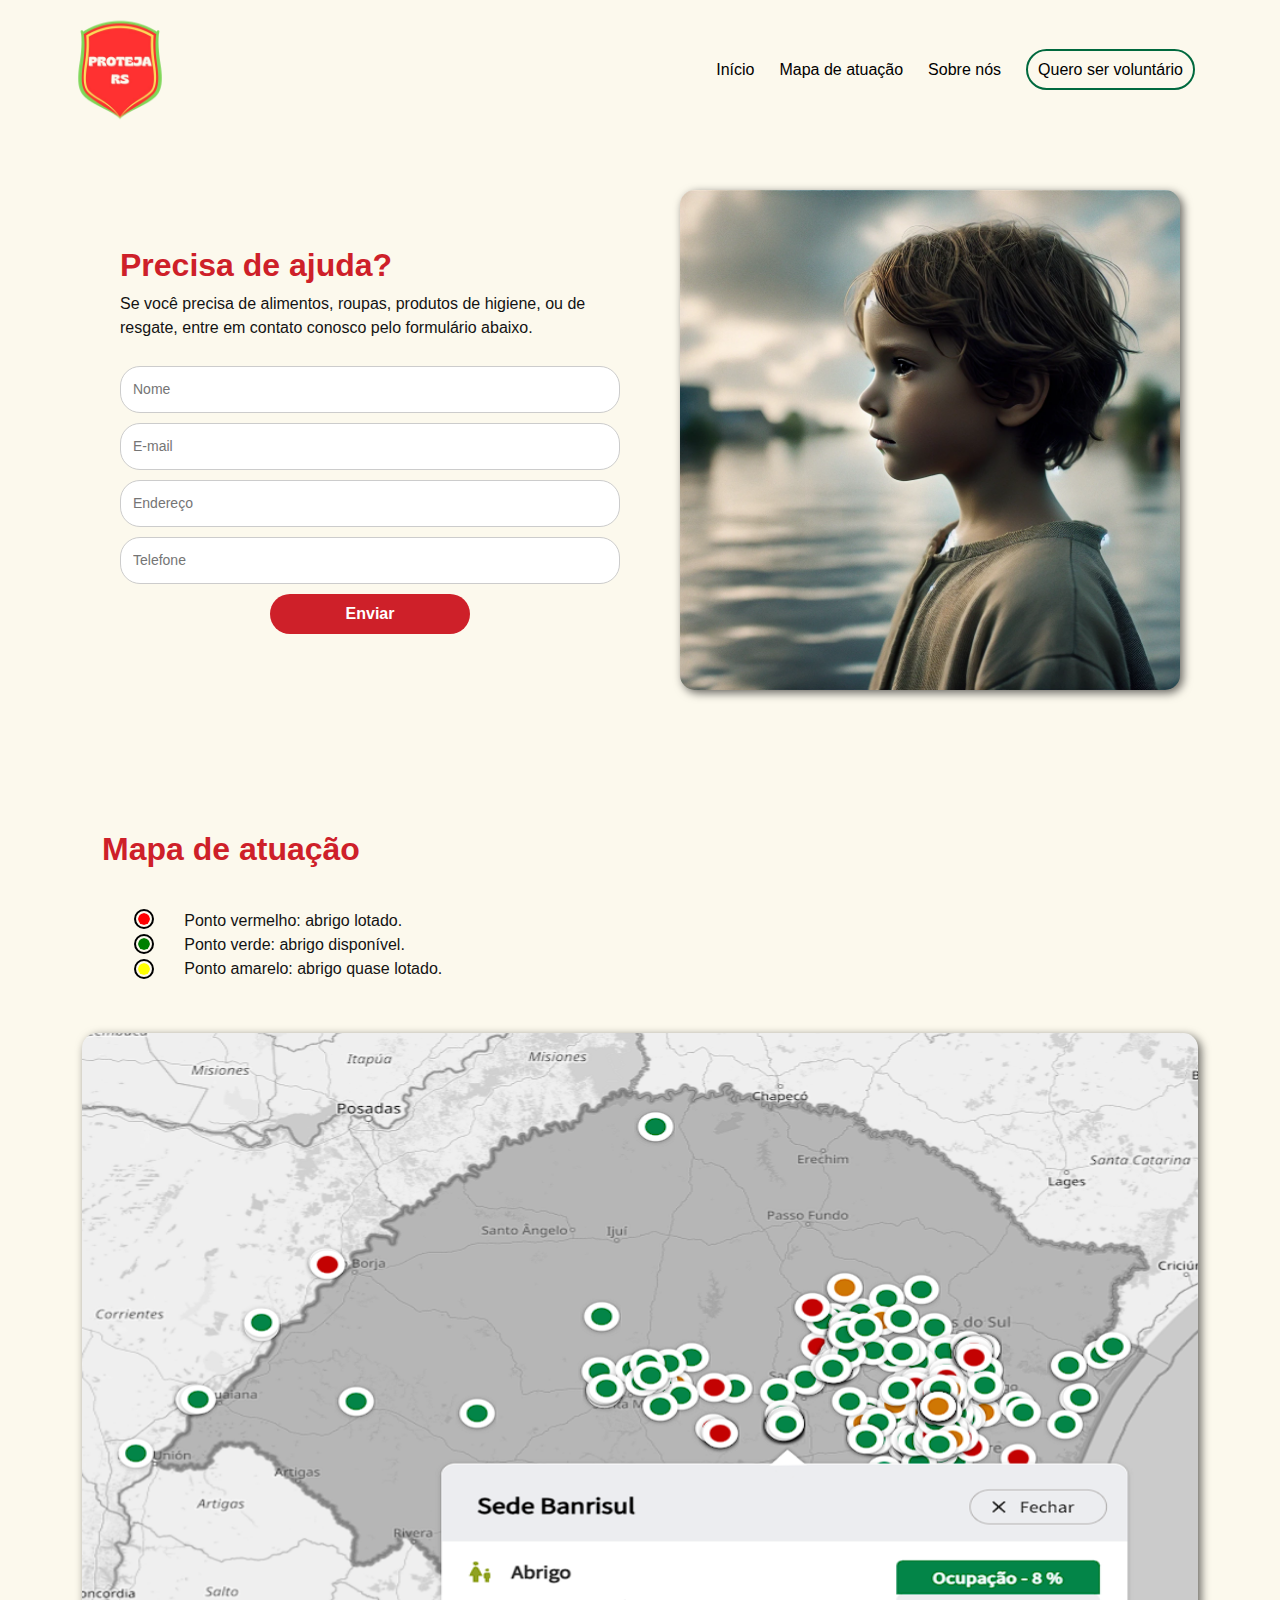
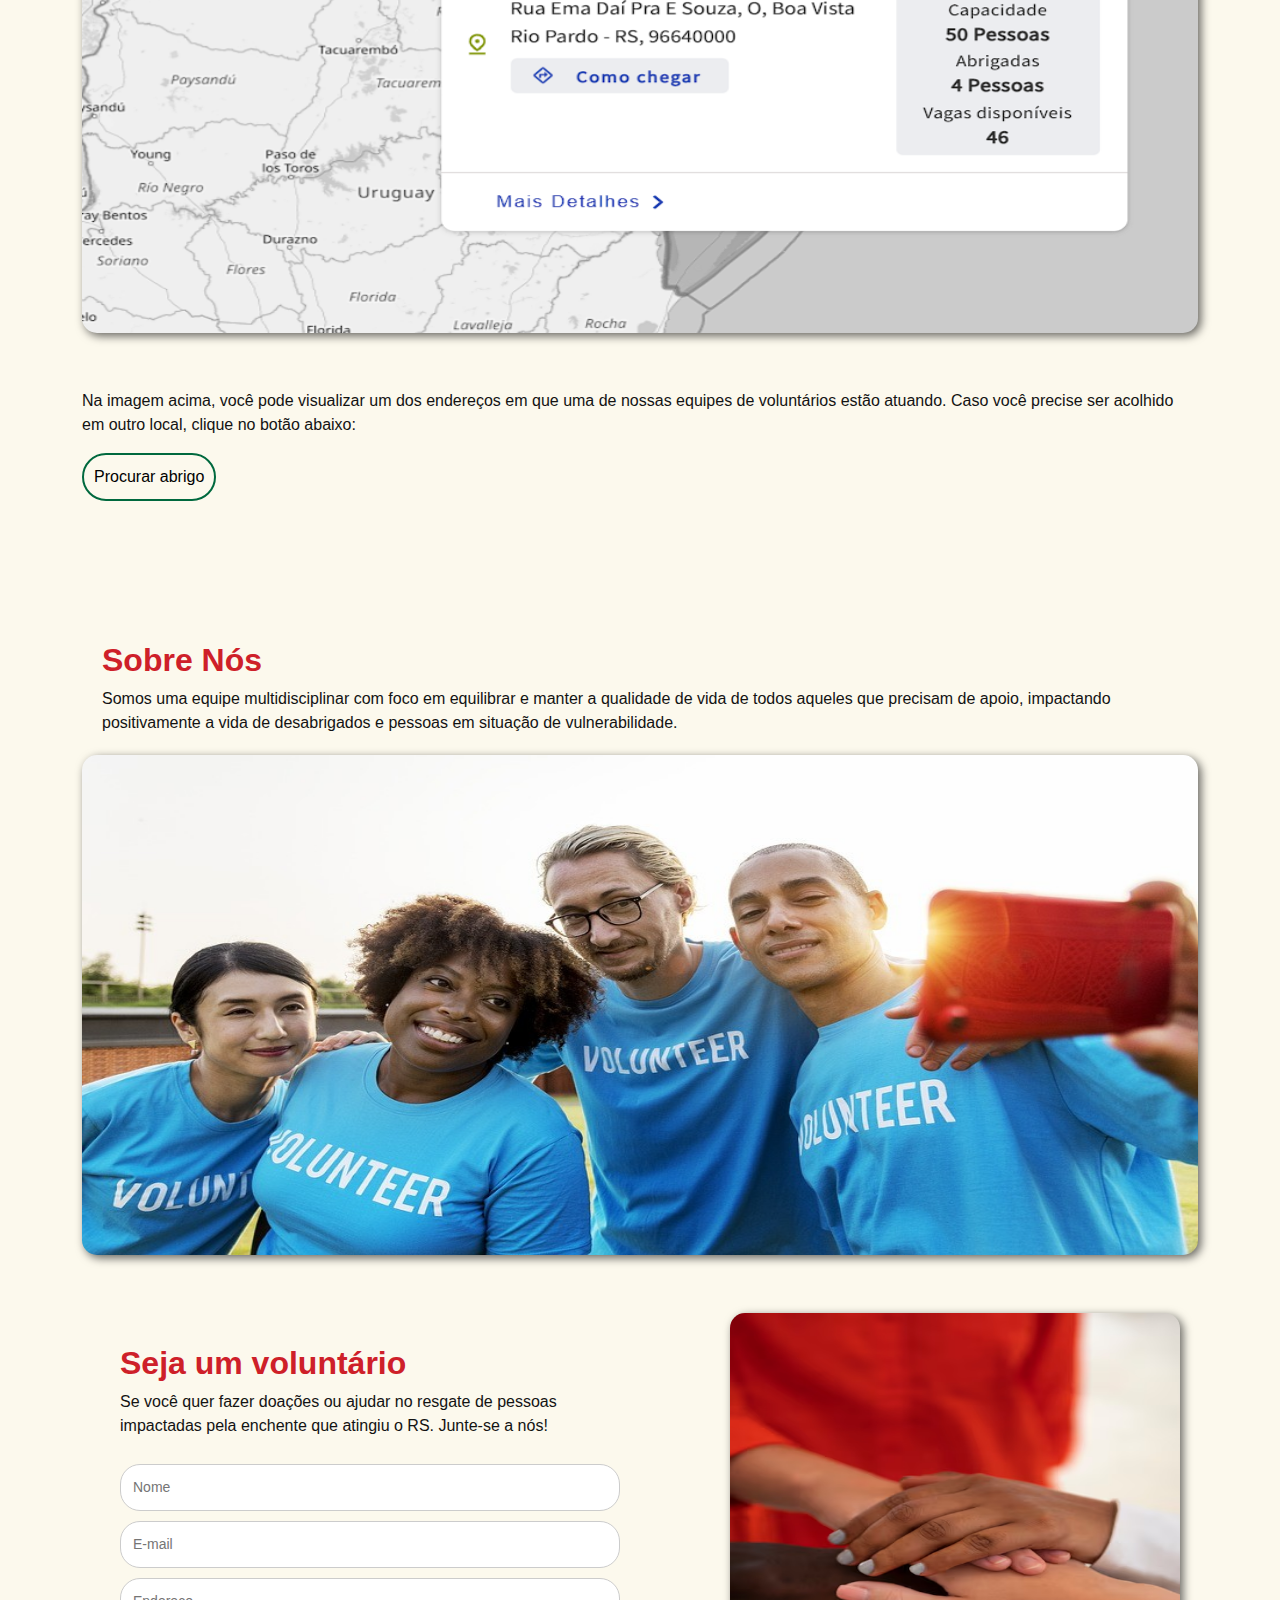
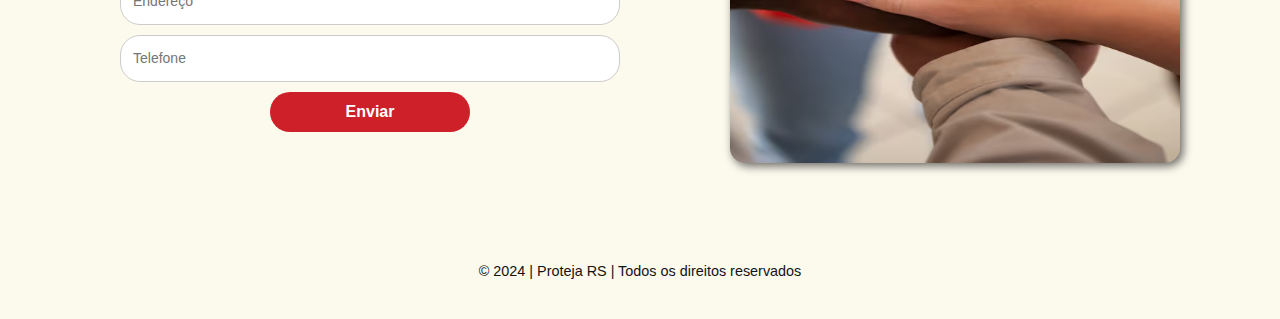
<file: Landing-page/index.html>
<!DOCTYPE html>
<html lang="pt-br">

<head>
    <meta charset="UTF-8">
    <meta http-equiv="X-UA-Compatible" content="IE=edge">
    <meta name="viewport" content="width=device-width, initial-scale=1.0">
    <meta name="author" content="Iury Rodrigues, Vinicius Lima, Daniel Junior, Rafael Victor, Ramon Alves">
    <link rel="icon" href="components/images/logo-rs.png">
    <link rel="stylesheet" href="https://cdn.jsdelivr.net/npm/bootstrap@5.3.3/dist/css/bootstrap.min.css">
    <link href="../Landing-page/styles/style.css" rel="stylesheet">
    <link href="../Landing-page/styles/fonts.css" rel="stylesheet">
    <link href="../Landing-page/styles/media.css" rel="stylesheet">
    <title>Proteja RS</title>
</head>

<body>
    <!-- Cabeçalho do site -->
    <header>
        <div id="logo">
            <img src="./components/images/logo-rs.png" alt="logo" title="logo do rio grande do sul">
        </div>
        <nav>
            <ul class="menu">
                <li class="li-cabecalho"><a href="#inicio">Início</a></li>
                <li class="li-cabecalho"><a href="#mapa">Mapa de atuação</a></li>
                <li class="li-cabecalho"><a href="#sobre">Sobre nós</a></li>
                <li class="li-cabecalho"><a href="#voluntario" class="subscribe-btn">Quero ser voluntário</a></li>
            </ul>
        </nav>
    </header>

    <!-- Conteúdo principal da página -->
    <main>
        <section id="ajuda" class="section-img">
            <aside>
                <h1 class="titulos">Precisa de ajuda?</h1>
                <p>Se você precisa de alimentos, roupas, produtos de higiene, ou de resgate, entre em contato conosco
                    pelo
                    formulário abaixo.</p>
                <form class="form-ajuda">
                    <input type="text" placeholder="Nome" required>
                    <input type="email" placeholder="E-mail" required>
                    <input type="text" placeholder="Endereço" required>
                    <input type="tel" placeholder="Telefone" required>
                    <input class="btn-color" type="submit" value="Enviar">
                </form>
            </aside>

            <article>
                <img src="./components/images/imagem-ana.webp" alt="Imagem de ajuda"
                    title="imagem de uma criança na enchente do rio grande do sul">
            </article>
        </section>

        <section class="section-mapa" id="mapa">
            <div class="container">
                <aside>
                    <h2 class="titulos">Mapa de atuação</h2>
                    <ul class="ul-list">
                        <div class="ponto-atuacao">
                            <svg xmlns="http://www.w3.org/2000/svg" width="20" height="20" fill="red"
                                class="bi ajuste bi-circle-fill" viewBox="0 0 16 16">
                                <circle cx="8" cy="8" r="8" />
                            </svg>
                            <svg xmlns="http://www.w3.org/2000/svg" width="20" height="20" fill="green"
                                class="bi ajuste bi-circle-fill" viewBox="0 0 16 16">
                                <circle cx="8" cy="8" r="8" />
                            </svg>
                            <svg xmlns="http://www.w3.org/2000/svg" width="20" height="20" fill="yellow"
                                class="bi bi-circle-fill" viewBox="0 0 16 16">
                                <circle cx="8" cy="8" r="8" />
                            </svg>
                        </div>
                        <div>
                            <li class="red-points">Ponto vermelho: abrigo lotado.</li>

                            <li class="green-points">Ponto verde: abrigo disponível.</li>

                            <li class="yellow-points">Ponto amarelo: abrigo quase lotado.</li>
                        </div>
                    </ul>
                </aside>
                <article>
                    <img style="height: 900px;" src="./components/images/mapa-atuacao.png"
                        alt="Mapa com pontos de abrigo no Rio Grande do Sul"
                        title="mapa com pontos de abrigo no Rio Grande do Sul">
                    <p style="padding-top: 5%; max-width: 100%;">Na imagem acima, você pode visualizar um dos endereços
                        em
                        que uma de nossas equipes de voluntários estão
                        atuando. Caso você precise ser acolhido em outro local, clique no botão abaixo:</p>
                    <a target="_blank" href="https://aproxima.rs.gov.br/">
                        <button class="subscribe-btn" type="button">
                            Procurar abrigo
                        </button>
                    </a>
                </article>
            </div>
        </section>

        <section class="section-sobre" id="sobre">
            <div class="container">
                <aside>
                    <h2 class="titulos">Sobre Nós</h2>
                    <p style="display: flex; max-width: 100%;">
                        Somos uma equipe multidisciplinar com foco em equilibrar e manter a qualidade de vida de todos
                        aqueles que precisam de apoio, impactando positivamente a vida de desabrigados e pessoas em
                        situação
                        de vulnerabilidade.
                    </p>
                </aside>
                <article>
                    <img src="./components/images/img-sobre-nos.jfif" alt="Sobre nós"
                        title="imagem que representa os voluntários">
                </article>
            </div>
        </section>

        <section id="voluntario" class="section-img">
            <aside>
                <h1 class="titulos">Seja um voluntário</h1>
                <p>Se você quer fazer doações ou ajudar no resgate de pessoas impactadas pela enchente que atingiu o RS.
                    Junte-se a nós!</p>
                <form class="form-ajuda">
                    <input type="text" placeholder="Nome" required>
                    <input type="email" placeholder="E-mail" required>
                    <input type="text" placeholder="Endereço" required>
                    <input type="tel" placeholder="Telefone" required>
                    <input class="btn-color" type="submit" value="Enviar">
                </form>
            </aside>
            <article>
                <img src="./components/images/maos-dadas-voluntario.avif" style="height: 450px; width: 450px;"
                    alt="Imagem de ajuda" title="imagem que representa ajuda, solidariedade.">
            </article>
        </section>
    </main>

    <!-- Rodapé -->
    <footer>
        <p class="current-year">&copy; 2024 | Proteja RS | Todos os direitos reservados</p>
    </footer>

    <script src="https://cdn.jsdelivr.net/npm/bootstrap@5.3.3/dist/js/bootstrap.bundle.min.js"></script>
</body>

</html>
</file>
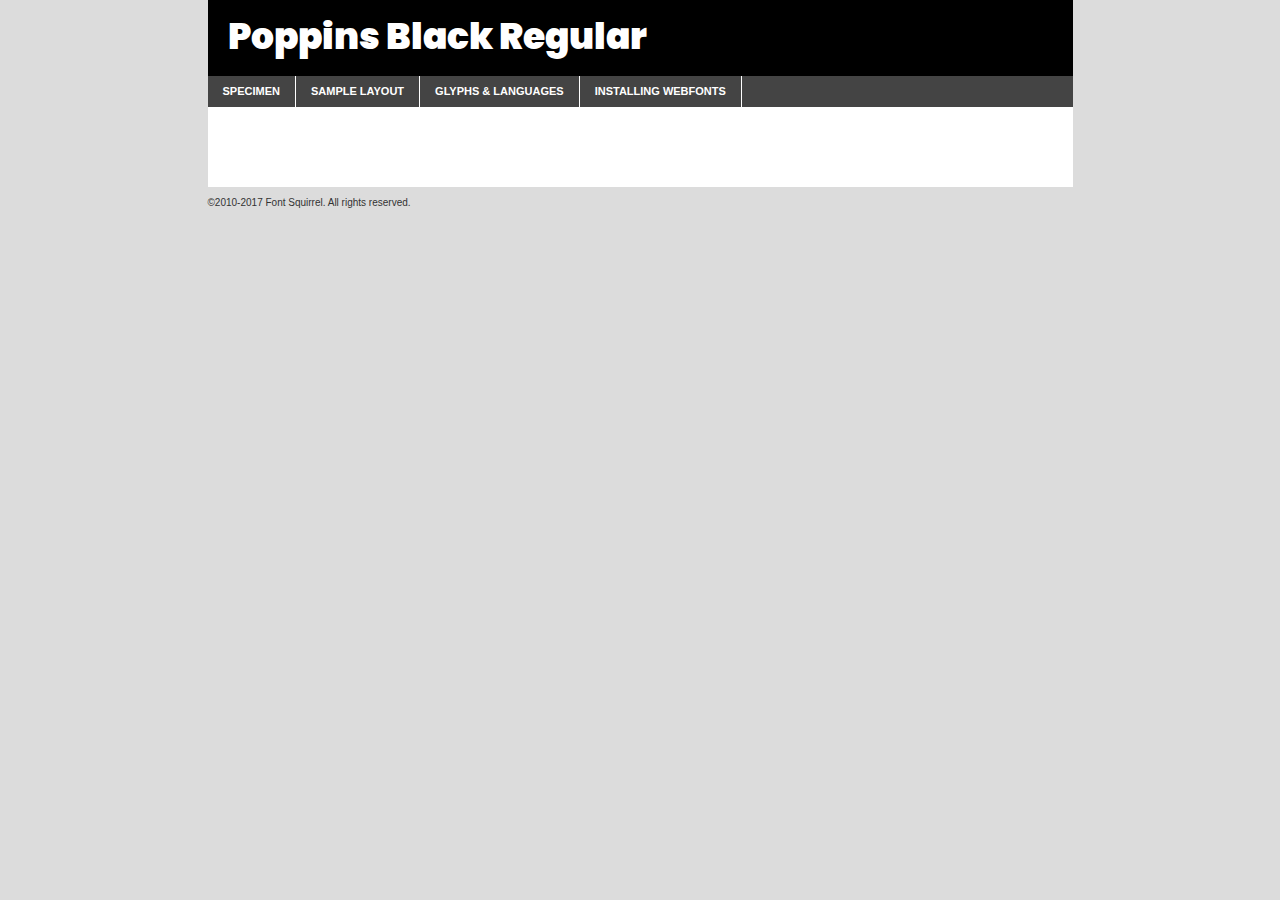
<file: Landing-page/components/fonts/poppins-black-demo.html>
<!DOCTYPE html PUBLIC "-//W3C//DTD XHTML 1.0 Transitional//EN"
	"http://www.w3.org/TR/xhtml1/DTD/xhtml1-transitional.dtd">

<html xmlns="http://www.w3.org/1999/xhtml" xml:lang="en" lang="en">
<head>
	<meta http-equiv="Content-Type" content="text/html; charset=utf-8" />
	<script src="http://ajax.googleapis.com/ajax/libs/jquery/1.7.2/jquery.min.js" type="text/javascript" charset="utf-8"></script>
	<script type="text/javascript">
	(function($){$.fn.easyTabs=function(option){var param=jQuery.extend({fadeSpeed:"fast",defaultContent:1,activeClass:'active'},option);$(this).each(function(){var thisId="#"+this.id;if(param.defaultContent==''){param.defaultContent=1;}
	if(typeof param.defaultContent=="number")
	{var defaultTab=$(thisId+" .tabs li:eq("+(param.defaultContent-1)+") a").attr('href').substr(1);}else{var defaultTab=param.defaultContent;}
	$(thisId+" .tabs li a").each(function(){var tabToHide=$(this).attr('href').substr(1);$("#"+tabToHide).addClass('easytabs-tab-content');});hideAll();changeContent(defaultTab);function hideAll(){$(thisId+" .easytabs-tab-content").hide();}
	function changeContent(tabId){hideAll();$(thisId+" .tabs li").removeClass(param.activeClass);$(thisId+" .tabs li a[href=#"+tabId+"]").closest('li').addClass(param.activeClass);if(param.fadeSpeed!="none")
	{$(thisId+" #"+tabId).fadeIn(param.fadeSpeed);}else{$(thisId+" #"+tabId).show();}}
	$(thisId+" .tabs li").click(function(){var tabId=$(this).find('a').attr('href').substr(1);changeContent(tabId);return false;});});}})(jQuery);
	</script>
	<link rel="stylesheet" href="specimen_files/specimen_stylesheet.css" type="text/css" charset="utf-8" />
	<link rel="stylesheet" href="stylesheet.css" type="text/css" charset="utf-8" />

	<style type="text/css">
					body{
				font-family: 'poppinsblack';
							}
		</style>

	<title>Poppins Black Regular Specimen</title>
	
	
	<script type="text/javascript" charset="utf-8">
		$(document).ready(function() {
			$('#container').easyTabs({defaultContent:1});
		});
	</script>
</head>

<body>
<div id="container">
	<div id="header">
		Poppins Black Regular	</div>
	<ul class="tabs">
		<li><a href="#specimen">Specimen</a></li>
		<li><a href="#layout">Sample Layout</a></li>
				<li><a href="#glyphs">Glyphs &amp; Languages</a></li>
		<li><a href="#installing">Installing Webfonts</a></li>
		
	</ul>
	
	<div id="main_content">

		
			<div id="specimen">
		
				<div class="section">
					<div class="grid12 firstcol">
						<div class="huge">AaBb</div>
					</div>
				</div>
		
				<div class="section">
					<div class="glyph_range">A&#x200B;B&#x200b;C&#x200b;D&#x200b;E&#x200b;F&#x200b;G&#x200b;H&#x200b;I&#x200b;J&#x200b;K&#x200b;L&#x200b;M&#x200b;N&#x200b;O&#x200b;P&#x200b;Q&#x200b;R&#x200b;S&#x200b;T&#x200b;U&#x200b;V&#x200b;W&#x200b;X&#x200b;Y&#x200b;Z&#x200b;a&#x200b;b&#x200b;c&#x200b;d&#x200b;e&#x200b;f&#x200b;g&#x200b;h&#x200b;i&#x200b;j&#x200b;k&#x200b;l&#x200b;m&#x200b;n&#x200b;o&#x200b;p&#x200b;q&#x200b;r&#x200b;s&#x200b;t&#x200b;u&#x200b;v&#x200b;w&#x200b;x&#x200b;y&#x200b;z&#x200b;1&#x200b;2&#x200b;3&#x200b;4&#x200b;5&#x200b;6&#x200b;7&#x200b;8&#x200b;9&#x200b;0&#x200b;&amp;&#x200b;.&#x200b;,&#x200b;?&#x200b;!&#x200b;&#64;&#x200b;(&#x200b;)&#x200b;#&#x200b;$&#x200b;%&#x200b;*&#x200b;+&#x200b;-&#x200b;=&#x200b;:&#x200b;;</div>
				</div>
				<div class="section">
					<div class="grid12 firstcol">
						<table class="sample_table">
							<tr><td>10</td><td class="size10">abcdefghijklmnopqrstuvwxyzABCDEFGHIJKLMNOPQRSTUVWXYZ0123456789abcdefghijklmnopqrstuvwxyzABCDEFGHIJKLMNOPQRSTUVWXYZ0123456789abcdefghijklmnopqrstuvwxyzABCDEFGHIJKLMNOPQRSTUVWXYZ</td></tr>
							<tr><td>11</td><td class="size11">abcdefghijklmnopqrstuvwxyzABCDEFGHIJKLMNOPQRSTUVWXYZ0123456789abcdefghijklmnopqrstuvwxyzABCDEFGHIJKLMNOPQRSTUVWXYZ0123456789abcdefghijklmnopqrstuvwxyzABCDEFGHIJKLMNOPQRSTUVWXYZ</td></tr>
							<tr><td>12</td><td class="size12">abcdefghijklmnopqrstuvwxyzABCDEFGHIJKLMNOPQRSTUVWXYZ0123456789abcdefghijklmnopqrstuvwxyzABCDEFGHIJKLMNOPQRSTUVWXYZ0123456789abcdefghijklmnopqrstuvwxyzABCDEFGHIJKLMNOPQRSTUVWXYZ</td></tr>
							<tr><td>13</td><td class="size13">abcdefghijklmnopqrstuvwxyzABCDEFGHIJKLMNOPQRSTUVWXYZ0123456789abcdefghijklmnopqrstuvwxyzABCDEFGHIJKLMNOPQRSTUVWXYZ0123456789abcdefghijklmnopqrstuvwxyzABCDEFGHIJKLMNOPQRSTUVWXYZ</td></tr>
							<tr><td>14</td><td class="size14">abcdefghijklmnopqrstuvwxyzABCDEFGHIJKLMNOPQRSTUVWXYZ0123456789abcdefghijklmnopqrstuvwxyzABCDEFGHIJKLMNOPQRSTUVWXYZ0123456789abcdefghijklmnopqrstuvwxyzABCDEFGHIJKLMNOPQRSTUVWXYZ</td></tr>
							<tr><td>16</td><td class="size16">abcdefghijklmnopqrstuvwxyzABCDEFGHIJKLMNOPQRSTUVWXYZ0123456789abcdefghijklmnopqrstuvwxyzABCDEFGHIJKLMNOPQRSTUVWXYZ</td></tr>
							<tr><td>18</td><td class="size18">abcdefghijklmnopqrstuvwxyzABCDEFGHIJKLMNOPQRSTUVWXYZ0123456789abcdefghijklmnopqrstuvwxyzABCDEFGHIJKLMNOPQRSTUVWXYZ</td></tr>
							<tr><td>20</td><td class="size20">abcdefghijklmnopqrstuvwxyzABCDEFGHIJKLMNOPQRSTUVWXYZ0123456789abcdefghijklmnopqrstuvwxyzABCDEFGHIJKLMNOPQRSTUVWXYZ</td></tr>
							<tr><td>24</td><td class="size24">abcdefghijklmnopqrstuvwxyzABCDEFGHIJKLMNOPQRSTUVWXYZ0123456789abcdefghijklmnopqrstuvwxyzABCDEFGHIJKLMNOPQRSTUVWXYZ</td></tr>
							<tr><td>30</td><td class="size30">abcdefghijklmnopqrstuvwxyzABCDEFGHIJKLMNOPQRSTUVWXYZ0123456789abcdefghijklmnopqrstuvwxyzABCDEFGHIJKLMNOPQRSTUVWXYZ</td></tr>
							<tr><td>36</td><td class="size36">abcdefghijklmnopqrstuvwxyzABCDEFGHIJKLMNOPQRSTUVWXYZ0123456789abcdefghijklmnopqrstuvwxyzABCDEFGHIJKLMNOPQRSTUVWXYZ</td></tr>
							<tr><td>48</td><td class="size48">abcdefghijklmnopqrstuvwxyzABCDEFGHIJKLMNOPQRSTUVWXYZ0123456789abcdefghijklmnopqrstuvwxyzABCDEFGHIJKLMNOPQRSTUVWXYZ</td></tr>
							<tr><td>60</td><td class="size60">abcdefghijklmnopqrstuvwxyzABCDEFGHIJKLMNOPQRSTUVWXYZ0123456789abcdefghijklmnopqrstuvwxyzABCDEFGHIJKLMNOPQRSTUVWXYZ</td></tr>
							<tr><td>72</td><td class="size72">abcdefghijklmnopqrstuvwxyzABCDEFGHIJKLMNOPQRSTUVWXYZ0123456789abcdefghijklmnopqrstuvwxyzABCDEFGHIJKLMNOPQRSTUVWXYZ</td></tr>
							<tr><td>90</td><td class="size90">abcdefghijklmnopqrstuvwxyzABCDEFGHIJKLMNOPQRSTUVWXYZ0123456789abcdefghijklmnopqrstuvwxyzABCDEFGHIJKLMNOPQRSTUVWXYZ</td></tr>
						</table>
				
					</div>
			
				</div>
		
		
		
								<div class="section" id="bodycomparison">


										<div id="xheight">
				<div class="fontbody">&#x25FC;&#x25FC;&#x25FC;&#x25FC;&#x25FC;&#x25FC;&#x25FC;&#x25FC;&#x25FC;&#x25FC;&#x25FC;&#x25FC;&#x25FC;&#x25FC;&#x25FC;&#x25FC;&#x25FC;&#x25FC;&#x25FC;&#x25FC;&#x25FC;&#x25FC;&#x25FC;&#x25FC;&#x25FC;&#x25FC;&#x25FC;&#x25FC;&#x25FC;&#x25FC;&#x25FC;&#x25FC;&#x25FC;&#x25FC;&#x25FC;&#x25FC;&#x25FC;&#x25FC;&#x25FC;&#x25FC;&#x25FC;&#x25FC;&#x25FC;&#x25FC;&#x25FC;&#x25FC;&#x25FC;&#x25FC;&#x25FC;&#x25FC;&#x25FC;&#x25FC;&#x25FC;&#x25FC;&#x25FC;&#x25FC;&#x25FC;&#x25FC;&#x25FC;&#x25FC;&#x25FC;&#x25FC;&#x25FC;&#x25FC;&#x25FC;&#x25FC;&#x25FC;&#x25FC;&#x25FC;&#x25FC;&#x25FC;&#x25FC;&#x25FC;&#x25FC;&#x25FC;&#x25FC;&#x25FC;&#x25FC;&#x25FC;&#x25FC;&#x25FC;&#x25FC;&#x25FC;&#x25FC;&#x25FC;&#x25FC;&#x25FC;&#x25FC;&#x25FC;&#x25FC;&#x25FC;&#x25FC;&#x25FC;&#x25FC;&#x25FC;&#x25FC;&#x25FC;&#x25FC;&#x25FC;body</div><div class="arialbody">body</div><div class="verdanabody">body</div><div class="georgiabody">body</div></div>
										<div class="fontbody" style="z-index:1">
											body<span>Poppins Black Regular</span>
										</div>
										<div class="arialbody" style="z-index:1">
											body<span>Arial</span>
										</div>
										<div class="verdanabody" style="z-index:1">
											body<span>Verdana</span>
										</div>
										<div class="georgiabody" style="z-index:1">
											body<span>Georgia</span>
										</div>



								</div>
		
		
				<div class="section psample psample_row1" id="">
					
					<div class="grid2 firstcol">
						<p class="size10"><span>10.</span>Aenean lacinia bibendum nulla sed consectetur. Fusce dapibus, tellus ac cursus commodo, tortor mauris condimentum nibh, ut fermentum massa justo sit amet risus. Nullam id dolor id nibh ultricies vehicula ut id elit. Cum sociis natoque penatibus et magnis dis parturient montes, nascetur ridiculus mus. Nulla vitae elit libero, a pharetra augue.</p>
			
					</div>
					<div class="grid3">
						<p class="size11"><span>11.</span>Aenean lacinia bibendum nulla sed consectetur. Fusce dapibus, tellus ac cursus commodo, tortor mauris condimentum nibh, ut fermentum massa justo sit amet risus. Nullam id dolor id nibh ultricies vehicula ut id elit. Cum sociis natoque penatibus et magnis dis parturient montes, nascetur ridiculus mus. Nulla vitae elit libero, a pharetra augue.</p>
			
					</div>
					<div class="grid3">
						<p class="size12"><span>12.</span>Aenean lacinia bibendum nulla sed consectetur. Fusce dapibus, tellus ac cursus commodo, tortor mauris condimentum nibh, ut fermentum massa justo sit amet risus. Nullam id dolor id nibh ultricies vehicula ut id elit. Cum sociis natoque penatibus et magnis dis parturient montes, nascetur ridiculus mus. Nulla vitae elit libero, a pharetra augue.</p>
			
					</div>
					<div class="grid4">
						<p class="size13"><span>13.</span>Aenean lacinia bibendum nulla sed consectetur. Fusce dapibus, tellus ac cursus commodo, tortor mauris condimentum nibh, ut fermentum massa justo sit amet risus. Nullam id dolor id nibh ultricies vehicula ut id elit. Cum sociis natoque penatibus et magnis dis parturient montes, nascetur ridiculus mus. Nulla vitae elit libero, a pharetra augue.</p>
			
					</div>
					<div class="white_blend"></div>
					
				</div>
				<div class="section psample psample_row2" id="">
					<div class="grid3 firstcol">
						<p class="size14"><span>14.</span>Aenean lacinia bibendum nulla sed consectetur. Fusce dapibus, tellus ac cursus commodo, tortor mauris condimentum nibh, ut fermentum massa justo sit amet risus. Nullam id dolor id nibh ultricies vehicula ut id elit. Cum sociis natoque penatibus et magnis dis parturient montes, nascetur ridiculus mus. Nulla vitae elit libero, a pharetra augue.</p>
			
					</div>
					<div class="grid4">
						<p class="size16"><span>16.</span>Aenean lacinia bibendum nulla sed consectetur. Fusce dapibus, tellus ac cursus commodo, tortor mauris condimentum nibh, ut fermentum massa justo sit amet risus. Nullam id dolor id nibh ultricies vehicula ut id elit. Cum sociis natoque penatibus et magnis dis parturient montes, nascetur ridiculus mus. Nulla vitae elit libero, a pharetra augue.</p>
			
					</div>
					<div class="grid5">
						<p class="size18"><span>18.</span>Aenean lacinia bibendum nulla sed consectetur. Fusce dapibus, tellus ac cursus commodo, tortor mauris condimentum nibh, ut fermentum massa justo sit amet risus. Nullam id dolor id nibh ultricies vehicula ut id elit. Cum sociis natoque penatibus et magnis dis parturient montes, nascetur ridiculus mus. Nulla vitae elit libero, a pharetra augue.</p>
			
					</div>

					<div class="white_blend"></div>

				</div>
				
				<div class="section psample psample_row3" id="">
					<div class="grid5 firstcol">
						<p class="size20"><span>20.</span>Aenean lacinia bibendum nulla sed consectetur. Fusce dapibus, tellus ac cursus commodo, tortor mauris condimentum nibh, ut fermentum massa justo sit amet risus. Nullam id dolor id nibh ultricies vehicula ut id elit. Cum sociis natoque penatibus et magnis dis parturient montes, nascetur ridiculus mus. Nulla vitae elit libero, a pharetra augue.</p>
					</div>
					<div class="grid7">
						<p class="size24"><span>24.</span>Aenean lacinia bibendum nulla sed consectetur. Fusce dapibus, tellus ac cursus commodo, tortor mauris condimentum nibh, ut fermentum massa justo sit amet risus. Nullam id dolor id nibh ultricies vehicula ut id elit. Cum sociis natoque penatibus et magnis dis parturient montes, nascetur ridiculus mus. Nulla vitae elit libero, a pharetra augue.</p>
					</div>
					
					<div class="white_blend"></div>
					
				</div>
				
				<div class="section psample psample_row4" id="">
					<div class="grid12 firstcol">
						<p class="size30"><span>30.</span>Aenean lacinia bibendum nulla sed consectetur. Fusce dapibus, tellus ac cursus commodo, tortor mauris condimentum nibh, ut fermentum massa justo sit amet risus. Nullam id dolor id nibh ultricies vehicula ut id elit. Cum sociis natoque penatibus et magnis dis parturient montes, nascetur ridiculus mus. Nulla vitae elit libero, a pharetra augue.</p>
					</div>
					<div class="white_blend"></div>
					
				</div>
				
				
				
				<div class="section psample psample_row1 fullreverse">
					<div class="grid2 firstcol">
						<p class="size10"><span>10.</span>Aenean lacinia bibendum nulla sed consectetur. Fusce dapibus, tellus ac cursus commodo, tortor mauris condimentum nibh, ut fermentum massa justo sit amet risus. Nullam id dolor id nibh ultricies vehicula ut id elit. Cum sociis natoque penatibus et magnis dis parturient montes, nascetur ridiculus mus. Nulla vitae elit libero, a pharetra augue.</p>
			
					</div>
					<div class="grid3">
						<p class="size11"><span>11.</span>Aenean lacinia bibendum nulla sed consectetur. Fusce dapibus, tellus ac cursus commodo, tortor mauris condimentum nibh, ut fermentum massa justo sit amet risus. Nullam id dolor id nibh ultricies vehicula ut id elit. Cum sociis natoque penatibus et magnis dis parturient montes, nascetur ridiculus mus. Nulla vitae elit libero, a pharetra augue.</p>
			
					</div>
					<div class="grid3">
						<p class="size12"><span>12.</span>Aenean lacinia bibendum nulla sed consectetur. Fusce dapibus, tellus ac cursus commodo, tortor mauris condimentum nibh, ut fermentum massa justo sit amet risus. Nullam id dolor id nibh ultricies vehicula ut id elit. Cum sociis natoque penatibus et magnis dis parturient montes, nascetur ridiculus mus. Nulla vitae elit libero, a pharetra augue.</p>
			
					</div>
					<div class="grid4">
						<p class="size13"><span>13.</span>Aenean lacinia bibendum nulla sed consectetur. Fusce dapibus, tellus ac cursus commodo, tortor mauris condimentum nibh, ut fermentum massa justo sit amet risus. Nullam id dolor id nibh ultricies vehicula ut id elit. Cum sociis natoque penatibus et magnis dis parturient montes, nascetur ridiculus mus. Nulla vitae elit libero, a pharetra augue.</p>
			
					</div>
					<div class="black_blend"></div>
					
				</div>
				
				<div class="section psample psample_row2 fullreverse">
					<div class="grid3 firstcol">
						<p class="size14"><span>14.</span>Aenean lacinia bibendum nulla sed consectetur. Fusce dapibus, tellus ac cursus commodo, tortor mauris condimentum nibh, ut fermentum massa justo sit amet risus. Nullam id dolor id nibh ultricies vehicula ut id elit. Cum sociis natoque penatibus et magnis dis parturient montes, nascetur ridiculus mus. Nulla vitae elit libero, a pharetra augue.</p>
			
					</div>
					<div class="grid4">
						<p class="size16"><span>16.</span>Aenean lacinia bibendum nulla sed consectetur. Fusce dapibus, tellus ac cursus commodo, tortor mauris condimentum nibh, ut fermentum massa justo sit amet risus. Nullam id dolor id nibh ultricies vehicula ut id elit. Cum sociis natoque penatibus et magnis dis parturient montes, nascetur ridiculus mus. Nulla vitae elit libero, a pharetra augue.</p>
			
					</div>
					<div class="grid5">
						<p class="size18"><span>18.</span>Aenean lacinia bibendum nulla sed consectetur. Fusce dapibus, tellus ac cursus commodo, tortor mauris condimentum nibh, ut fermentum massa justo sit amet risus. Nullam id dolor id nibh ultricies vehicula ut id elit. Cum sociis natoque penatibus et magnis dis parturient montes, nascetur ridiculus mus. Nulla vitae elit libero, a pharetra augue.</p>
			
					</div>
					<div class="black_blend"></div>

				</div>
				
				<div class="section psample fullreverse psample_row3" id="">
					<div class="grid5 firstcol">
						<p class="size20"><span>20.</span>Aenean lacinia bibendum nulla sed consectetur. Fusce dapibus, tellus ac cursus commodo, tortor mauris condimentum nibh, ut fermentum massa justo sit amet risus. Nullam id dolor id nibh ultricies vehicula ut id elit. Cum sociis natoque penatibus et magnis dis parturient montes, nascetur ridiculus mus. Nulla vitae elit libero, a pharetra augue.</p>
					</div>
					<div class="grid7">
						<p class="size24"><span>24.</span>Aenean lacinia bibendum nulla sed consectetur. Fusce dapibus, tellus ac cursus commodo, tortor mauris condimentum nibh, ut fermentum massa justo sit amet risus. Nullam id dolor id nibh ultricies vehicula ut id elit. Cum sociis natoque penatibus et magnis dis parturient montes, nascetur ridiculus mus. Nulla vitae elit libero, a pharetra augue.</p>
					</div>
					
					<div class="black_blend"></div>
					
				</div>
				
				<div class="section psample fullreverse psample_row4" id="" style="border-bottom: 20px #000 solid;">
					<div class="grid12 firstcol">
						<p class="size30"><span>30.</span>Aenean lacinia bibendum nulla sed consectetur. Fusce dapibus, tellus ac cursus commodo, tortor mauris condimentum nibh, ut fermentum massa justo sit amet risus. Nullam id dolor id nibh ultricies vehicula ut id elit. Cum sociis natoque penatibus et magnis dis parturient montes, nascetur ridiculus mus. Nulla vitae elit libero, a pharetra augue.</p>
					</div>
					<div class="black_blend"></div>
					
				</div>
				
				
				
				
			</div>
			
			<div id="layout">
				
				<div class="section">
					
					<div class="grid12 firstcol">
						<h1>Lorem Ipsum Dolor</h1>
						<h2>Etiam porta sem malesuada magna mollis euismod</h2>
						
						<p class="byline">By <a href="#link">Aenean Lacinia</a></p>
					</div>
				</div>
				<div class="section">
					<div class="grid8 firstcol">
						<p class="large">Donec sed odio dui. Morbi leo risus, porta ac consectetur ac, vestibulum at eros. Fusce dapibus, tellus ac cursus commodo, tortor mauris condimentum nibh, ut fermentum massa justo sit amet risus. </p>

						
						<h3>Pellentesque ornare sem</h3>

						<p>Maecenas sed diam eget risus varius blandit sit amet non magna. Maecenas faucibus mollis interdum. Donec ullamcorper nulla non metus auctor fringilla. Nullam id dolor id nibh ultricies vehicula ut id elit. Nullam id dolor id nibh ultricies vehicula ut id elit. </p>

						<p>Aenean eu leo quam. Pellentesque ornare sem lacinia quam venenatis vestibulum. Lorem ipsum dolor sit amet, consectetur adipiscing elit. Cum sociis natoque penatibus et magnis dis parturient montes, nascetur ridiculus mus. </p>

						<p>Nulla vitae elit libero, a pharetra augue. Praesent commodo cursus magna, vel scelerisque nisl consectetur et. Aenean lacinia bibendum nulla sed consectetur. </p>

						<p>Nullam quis risus eget urna mollis ornare vel eu leo. Nullam quis risus eget urna mollis ornare vel eu leo. Maecenas sed diam eget risus varius blandit sit amet non magna. Donec ullamcorper nulla non metus auctor fringilla. </p>

						<h3>Cras mattis consectetur</h3>

						<p>Aenean eu leo quam. Pellentesque ornare sem lacinia quam venenatis vestibulum. Aenean lacinia bibendum nulla sed consectetur. Integer posuere erat a ante venenatis dapibus posuere velit aliquet. Cras mattis consectetur purus sit amet fermentum. </p>

						<p>Nullam id dolor id nibh ultricies vehicula ut id elit. Nullam quis risus eget urna mollis ornare vel eu leo. Cras mattis consectetur purus sit amet fermentum.</p>
					</div>
					
					<div class="grid4 sidebar">
						
						<div class="box reverse">
							<p class="last">Nullam quis risus eget urna mollis ornare vel eu leo. Donec ullamcorper nulla non metus auctor fringilla. Cras mattis consectetur purus sit amet fermentum. Sed posuere consectetur est at lobortis. Lorem ipsum dolor sit amet, consectetur adipiscing elit. </p>
						</div>
						
						<p class="caption">Maecenas sed diam eget risus varius.</p>

						<p>Vestibulum id ligula porta felis euismod semper. Integer posuere erat a ante venenatis dapibus posuere velit aliquet. Vestibulum id ligula porta felis euismod semper. Sed posuere consectetur est at lobortis. Maecenas sed diam eget risus varius blandit sit amet non magna. Fusce dapibus, tellus ac cursus commodo, tortor mauris condimentum nibh, ut fermentum massa justo sit amet risus. </p>

					

						<p>Duis mollis, est non commodo luctus, nisi erat porttitor ligula, eget lacinia odio sem nec elit. Aenean lacinia bibendum nulla sed consectetur. Vivamus sagittis lacus vel augue laoreet rutrum faucibus dolor auctor. Aenean lacinia bibendum nulla sed consectetur. Nullam quis risus eget urna mollis ornare vel eu leo. </p>

						<p>Praesent commodo cursus magna, vel scelerisque nisl consectetur et. Donec ullamcorper nulla non metus auctor fringilla. Maecenas faucibus mollis interdum. Fusce dapibus, tellus ac cursus commodo, tortor mauris condimentum nibh, ut fermentum massa justo sit amet risus. </p>

					</div>
				</div>
				
			</div>


			



		<div id="glyphs">
			<div class="section">
				<div class="grid12 firstcol">
			
				<h1>Language Support</h1>
				<p>The subset of Poppins Black Regular in this kit supports the following languages:<br />
			
					Albanian, Basque, Breton, Chamorro, Danish, Dutch, English, Faroese, Finnish, French, Frisian, Galician, German, Icelandic, Italian, Malagasy, Norwegian, Portuguese, Spanish, Alsatian, Aragonese, Arapaho, Arrernte, Asturian, Aymara, Bislama, Cebuano, Corsican, Fijian, French_creole, Genoese, Gilbertese, Greenlandic, Haitian_creole, Hiligaynon, Hmong, Hopi, Ibanag, Iloko_ilokano, Indonesian, Interglossa_glosa, Interlingua, Irish_gaelic, Jerriais, Lojban, Lombard, Luxembourgeois, Manx, Mohawk, Norfolk_pitcairnese, Occitan, Oromo, Pangasinan, Papiamento, Piedmontese, Potawatomi, Rhaeto-romance, Romansh, Rotokas, Sami_lule, Samoan, Sardinian, Scots_gaelic, Seychelles_creole, Shona, Sicilian, Somali, Southern_ndebele, Swahili, Swati_swazi, Tagalog_filipino_pilipino, Tetum, Tok_pisin, Uyghur_latinized, Volapuk, Walloon, Warlpiri, Xhosa, Yapese, Zulu, Latinbasic, Ubasic, Demo				</p>
				<h1>Glyph Chart</h1>
				<p>The subset of Poppins Black Regular in this kit includes all the glyphs listed below. Unicode entities are included above each glyph to help you insert individual characters into your layout.</p>
				<div id="glyph_chart">
			
																														 <div><p>&amp;#13;</p>&#13;</div>
																				 <div><p>&amp;#32;</p>&#32;</div>
																				 <div><p>&amp;#33;</p>&#33;</div>
																				 <div><p>&amp;#34;</p>&#34;</div>
																				 <div><p>&amp;#35;</p>&#35;</div>
																				 <div><p>&amp;#36;</p>&#36;</div>
																				 <div><p>&amp;#37;</p>&#37;</div>
																				 <div><p>&amp;#38;</p>&#38;</div>
																				 <div><p>&amp;#39;</p>&#39;</div>
																				 <div><p>&amp;#40;</p>&#40;</div>
																				 <div><p>&amp;#41;</p>&#41;</div>
																				 <div><p>&amp;#42;</p>&#42;</div>
																				 <div><p>&amp;#43;</p>&#43;</div>
																				 <div><p>&amp;#44;</p>&#44;</div>
																				 <div><p>&amp;#45;</p>&#45;</div>
																				 <div><p>&amp;#46;</p>&#46;</div>
																				 <div><p>&amp;#47;</p>&#47;</div>
																				 <div><p>&amp;#48;</p>&#48;</div>
																				 <div><p>&amp;#49;</p>&#49;</div>
																				 <div><p>&amp;#50;</p>&#50;</div>
																				 <div><p>&amp;#51;</p>&#51;</div>
																				 <div><p>&amp;#52;</p>&#52;</div>
																				 <div><p>&amp;#53;</p>&#53;</div>
																				 <div><p>&amp;#54;</p>&#54;</div>
																				 <div><p>&amp;#55;</p>&#55;</div>
																				 <div><p>&amp;#56;</p>&#56;</div>
																				 <div><p>&amp;#57;</p>&#57;</div>
																				 <div><p>&amp;#58;</p>&#58;</div>
																				 <div><p>&amp;#59;</p>&#59;</div>
																				 <div><p>&amp;#60;</p>&#60;</div>
																				 <div><p>&amp;#61;</p>&#61;</div>
																				 <div><p>&amp;#62;</p>&#62;</div>
																				 <div><p>&amp;#63;</p>&#63;</div>
																				 <div><p>&amp;#64;</p>&#64;</div>
																				 <div><p>&amp;#65;</p>&#65;</div>
																				 <div><p>&amp;#66;</p>&#66;</div>
																				 <div><p>&amp;#67;</p>&#67;</div>
																				 <div><p>&amp;#68;</p>&#68;</div>
																				 <div><p>&amp;#69;</p>&#69;</div>
																				 <div><p>&amp;#70;</p>&#70;</div>
																				 <div><p>&amp;#71;</p>&#71;</div>
																				 <div><p>&amp;#72;</p>&#72;</div>
																				 <div><p>&amp;#73;</p>&#73;</div>
																				 <div><p>&amp;#74;</p>&#74;</div>
																				 <div><p>&amp;#75;</p>&#75;</div>
																				 <div><p>&amp;#76;</p>&#76;</div>
																				 <div><p>&amp;#77;</p>&#77;</div>
																				 <div><p>&amp;#78;</p>&#78;</div>
																				 <div><p>&amp;#79;</p>&#79;</div>
																				 <div><p>&amp;#80;</p>&#80;</div>
																				 <div><p>&amp;#81;</p>&#81;</div>
																				 <div><p>&amp;#82;</p>&#82;</div>
																				 <div><p>&amp;#83;</p>&#83;</div>
																				 <div><p>&amp;#84;</p>&#84;</div>
																				 <div><p>&amp;#85;</p>&#85;</div>
																				 <div><p>&amp;#86;</p>&#86;</div>
																				 <div><p>&amp;#87;</p>&#87;</div>
																				 <div><p>&amp;#88;</p>&#88;</div>
																				 <div><p>&amp;#89;</p>&#89;</div>
																				 <div><p>&amp;#90;</p>&#90;</div>
																				 <div><p>&amp;#91;</p>&#91;</div>
																				 <div><p>&amp;#92;</p>&#92;</div>
																				 <div><p>&amp;#93;</p>&#93;</div>
																				 <div><p>&amp;#94;</p>&#94;</div>
																				 <div><p>&amp;#95;</p>&#95;</div>
																				 <div><p>&amp;#96;</p>&#96;</div>
																				 <div><p>&amp;#97;</p>&#97;</div>
																				 <div><p>&amp;#98;</p>&#98;</div>
																				 <div><p>&amp;#99;</p>&#99;</div>
																				 <div><p>&amp;#100;</p>&#100;</div>
																				 <div><p>&amp;#101;</p>&#101;</div>
																				 <div><p>&amp;#102;</p>&#102;</div>
																				 <div><p>&amp;#103;</p>&#103;</div>
																				 <div><p>&amp;#104;</p>&#104;</div>
																				 <div><p>&amp;#105;</p>&#105;</div>
																				 <div><p>&amp;#106;</p>&#106;</div>
																				 <div><p>&amp;#107;</p>&#107;</div>
																				 <div><p>&amp;#108;</p>&#108;</div>
																				 <div><p>&amp;#109;</p>&#109;</div>
																				 <div><p>&amp;#110;</p>&#110;</div>
																				 <div><p>&amp;#111;</p>&#111;</div>
																				 <div><p>&amp;#112;</p>&#112;</div>
																				 <div><p>&amp;#113;</p>&#113;</div>
																				 <div><p>&amp;#114;</p>&#114;</div>
																				 <div><p>&amp;#115;</p>&#115;</div>
																				 <div><p>&amp;#116;</p>&#116;</div>
																				 <div><p>&amp;#117;</p>&#117;</div>
																				 <div><p>&amp;#118;</p>&#118;</div>
																				 <div><p>&amp;#119;</p>&#119;</div>
																				 <div><p>&amp;#120;</p>&#120;</div>
																				 <div><p>&amp;#121;</p>&#121;</div>
																				 <div><p>&amp;#122;</p>&#122;</div>
																				 <div><p>&amp;#123;</p>&#123;</div>
																				 <div><p>&amp;#124;</p>&#124;</div>
																				 <div><p>&amp;#125;</p>&#125;</div>
																				 <div><p>&amp;#126;</p>&#126;</div>
																				 <div><p>&amp;#160;</p>&#160;</div>
																				 <div><p>&amp;#161;</p>&#161;</div>
																				 <div><p>&amp;#162;</p>&#162;</div>
																				 <div><p>&amp;#163;</p>&#163;</div>
																				 <div><p>&amp;#164;</p>&#164;</div>
																				 <div><p>&amp;#165;</p>&#165;</div>
																				 <div><p>&amp;#166;</p>&#166;</div>
																				 <div><p>&amp;#167;</p>&#167;</div>
																				 <div><p>&amp;#168;</p>&#168;</div>
																				 <div><p>&amp;#169;</p>&#169;</div>
																				 <div><p>&amp;#170;</p>&#170;</div>
																				 <div><p>&amp;#171;</p>&#171;</div>
																				 <div><p>&amp;#172;</p>&#172;</div>
																				 <div><p>&amp;#173;</p>&#173;</div>
																				 <div><p>&amp;#174;</p>&#174;</div>
																				 <div><p>&amp;#175;</p>&#175;</div>
																				 <div><p>&amp;#176;</p>&#176;</div>
																				 <div><p>&amp;#177;</p>&#177;</div>
																				 <div><p>&amp;#178;</p>&#178;</div>
																				 <div><p>&amp;#179;</p>&#179;</div>
																				 <div><p>&amp;#180;</p>&#180;</div>
																				 <div><p>&amp;#181;</p>&#181;</div>
																				 <div><p>&amp;#182;</p>&#182;</div>
																				 <div><p>&amp;#183;</p>&#183;</div>
																				 <div><p>&amp;#184;</p>&#184;</div>
																				 <div><p>&amp;#185;</p>&#185;</div>
																				 <div><p>&amp;#186;</p>&#186;</div>
																				 <div><p>&amp;#187;</p>&#187;</div>
																				 <div><p>&amp;#188;</p>&#188;</div>
																				 <div><p>&amp;#189;</p>&#189;</div>
																				 <div><p>&amp;#190;</p>&#190;</div>
																				 <div><p>&amp;#191;</p>&#191;</div>
																				 <div><p>&amp;#192;</p>&#192;</div>
																				 <div><p>&amp;#193;</p>&#193;</div>
																				 <div><p>&amp;#194;</p>&#194;</div>
																				 <div><p>&amp;#195;</p>&#195;</div>
																				 <div><p>&amp;#196;</p>&#196;</div>
																				 <div><p>&amp;#197;</p>&#197;</div>
																				 <div><p>&amp;#198;</p>&#198;</div>
																				 <div><p>&amp;#199;</p>&#199;</div>
																				 <div><p>&amp;#200;</p>&#200;</div>
																				 <div><p>&amp;#201;</p>&#201;</div>
																				 <div><p>&amp;#202;</p>&#202;</div>
																				 <div><p>&amp;#203;</p>&#203;</div>
																				 <div><p>&amp;#204;</p>&#204;</div>
																				 <div><p>&amp;#205;</p>&#205;</div>
																				 <div><p>&amp;#206;</p>&#206;</div>
																				 <div><p>&amp;#207;</p>&#207;</div>
																				 <div><p>&amp;#208;</p>&#208;</div>
																				 <div><p>&amp;#209;</p>&#209;</div>
																				 <div><p>&amp;#210;</p>&#210;</div>
																				 <div><p>&amp;#211;</p>&#211;</div>
																				 <div><p>&amp;#212;</p>&#212;</div>
																				 <div><p>&amp;#213;</p>&#213;</div>
																				 <div><p>&amp;#214;</p>&#214;</div>
																				 <div><p>&amp;#215;</p>&#215;</div>
																				 <div><p>&amp;#216;</p>&#216;</div>
																				 <div><p>&amp;#217;</p>&#217;</div>
																				 <div><p>&amp;#218;</p>&#218;</div>
																				 <div><p>&amp;#219;</p>&#219;</div>
																				 <div><p>&amp;#220;</p>&#220;</div>
																				 <div><p>&amp;#221;</p>&#221;</div>
																				 <div><p>&amp;#222;</p>&#222;</div>
																				 <div><p>&amp;#223;</p>&#223;</div>
																				 <div><p>&amp;#224;</p>&#224;</div>
																				 <div><p>&amp;#225;</p>&#225;</div>
																				 <div><p>&amp;#226;</p>&#226;</div>
																				 <div><p>&amp;#227;</p>&#227;</div>
																				 <div><p>&amp;#228;</p>&#228;</div>
																				 <div><p>&amp;#229;</p>&#229;</div>
																				 <div><p>&amp;#230;</p>&#230;</div>
																				 <div><p>&amp;#231;</p>&#231;</div>
																				 <div><p>&amp;#232;</p>&#232;</div>
																				 <div><p>&amp;#233;</p>&#233;</div>
																				 <div><p>&amp;#234;</p>&#234;</div>
																				 <div><p>&amp;#235;</p>&#235;</div>
																				 <div><p>&amp;#236;</p>&#236;</div>
																				 <div><p>&amp;#237;</p>&#237;</div>
																				 <div><p>&amp;#238;</p>&#238;</div>
																				 <div><p>&amp;#239;</p>&#239;</div>
																				 <div><p>&amp;#240;</p>&#240;</div>
																				 <div><p>&amp;#241;</p>&#241;</div>
																				 <div><p>&amp;#242;</p>&#242;</div>
																				 <div><p>&amp;#243;</p>&#243;</div>
																				 <div><p>&amp;#244;</p>&#244;</div>
																				 <div><p>&amp;#245;</p>&#245;</div>
																				 <div><p>&amp;#246;</p>&#246;</div>
																				 <div><p>&amp;#247;</p>&#247;</div>
																				 <div><p>&amp;#248;</p>&#248;</div>
																				 <div><p>&amp;#249;</p>&#249;</div>
																				 <div><p>&amp;#250;</p>&#250;</div>
																				 <div><p>&amp;#251;</p>&#251;</div>
																				 <div><p>&amp;#252;</p>&#252;</div>
																				 <div><p>&amp;#253;</p>&#253;</div>
																				 <div><p>&amp;#254;</p>&#254;</div>
																				 <div><p>&amp;#255;</p>&#255;</div>
																				 <div><p>&amp;#338;</p>&#338;</div>
																				 <div><p>&amp;#339;</p>&#339;</div>
																				 <div><p>&amp;#376;</p>&#376;</div>
																				 <div><p>&amp;#710;</p>&#710;</div>
																				 <div><p>&amp;#732;</p>&#732;</div>
																				 <div><p>&amp;#8192;</p>&#8192;</div>
																				 <div><p>&amp;#8193;</p>&#8193;</div>
																				 <div><p>&amp;#8194;</p>&#8194;</div>
																				 <div><p>&amp;#8195;</p>&#8195;</div>
																				 <div><p>&amp;#8196;</p>&#8196;</div>
																				 <div><p>&amp;#8197;</p>&#8197;</div>
																				 <div><p>&amp;#8198;</p>&#8198;</div>
																				 <div><p>&amp;#8199;</p>&#8199;</div>
																				 <div><p>&amp;#8200;</p>&#8200;</div>
																				 <div><p>&amp;#8201;</p>&#8201;</div>
																				 <div><p>&amp;#8202;</p>&#8202;</div>
																				 <div><p>&amp;#8208;</p>&#8208;</div>
																				 <div><p>&amp;#8209;</p>&#8209;</div>
																				 <div><p>&amp;#8210;</p>&#8210;</div>
																				 <div><p>&amp;#8211;</p>&#8211;</div>
																				 <div><p>&amp;#8212;</p>&#8212;</div>
																				 <div><p>&amp;#8216;</p>&#8216;</div>
																				 <div><p>&amp;#8217;</p>&#8217;</div>
																				 <div><p>&amp;#8218;</p>&#8218;</div>
																				 <div><p>&amp;#8220;</p>&#8220;</div>
																				 <div><p>&amp;#8221;</p>&#8221;</div>
																				 <div><p>&amp;#8222;</p>&#8222;</div>
																				 <div><p>&amp;#8226;</p>&#8226;</div>
																				 <div><p>&amp;#8230;</p>&#8230;</div>
																				 <div><p>&amp;#8239;</p>&#8239;</div>
																				 <div><p>&amp;#8249;</p>&#8249;</div>
																				 <div><p>&amp;#8250;</p>&#8250;</div>
																				 <div><p>&amp;#8287;</p>&#8287;</div>
																				 <div><p>&amp;#8364;</p>&#8364;</div>
																				 <div><p>&amp;#8482;</p>&#8482;</div>
																				 <div><p>&amp;#9724;</p>&#9724;</div>
																				 <div><p>&amp;#64257;</p>&#64257;</div>
																				 <div><p>&amp;#64258;</p>&#64258;</div>
																																																</div>	
				</div>
		
		
			</div>
		</div>
		
		
		<div id="specs">
			
		</div>
	
		<div id="installing">
			<div class="section">
				<div class="grid7 firstcol">
					<h1>Installing Webfonts</h1>
					
					<p>Webfonts are supported by all major browser platforms but not all in the same way. There are currently four different font formats that must be included in order to target all browsers. This includes TTF, WOFF, EOT and SVG.</p>
					
					<h2>1. Upload your webfonts</h2>
					<p>You must upload your webfont kit to your website. They should be in or near the same directory as your CSS files.</p>
					
					<h2>2. Include the webfont stylesheet</h2>
					<p>A special CSS @font-face declaration helps the various browsers select the appropriate font it needs without causing you a bunch of headaches. Learn more about this syntax by reading the <a href="https://www.fontspring.com/blog/further-hardening-of-the-bulletproof-syntax">Fontspring blog post</a> about it. The code for it is as follows:</p>


<code>
@font-face{ 
	font-family: 'MyWebFont';
	src: url('WebFont.eot');
	src: url('WebFont.eot?#iefix') format('embedded-opentype'),
	     url('WebFont.woff') format('woff'),
	     url('WebFont.ttf') format('truetype'),
	     url('WebFont.svg#webfont') format('svg');
}
</code>

	<p>We've already gone ahead and generated the code for you. All you have to do is link to the stylesheet in your HTML, like this:</p>
	<code>&lt;link rel=&quot;stylesheet&quot; href=&quot;stylesheet.css&quot; type=&quot;text/css&quot; charset=&quot;utf-8&quot; /&gt;</code>

					<h2>3. Modify your own stylesheet</h2>
					<p>To take advantage of your new fonts, you must tell your stylesheet to use them. Look at the original @font-face declaration above and find the property called "font-family." The name linked there will be what you use to reference the font. Prepend that webfont name to the font stack in the "font-family" property, inside the selector you want to change. For example:</p>
<code>p { font-family: 'WebFont', Arial, sans-serif; }</code>

<h2>4. Test</h2>
<p>Getting webfonts to work cross-browser <em>can</em> be tricky. Use the information in the sidebar to help you if you find that fonts aren't loading in a particular browser.</p>
				</div>
				
				<div class="grid5 sidebar">
					<div class="box">
						<h2>Troubleshooting<br />Font-Face Problems</h2>
						<p>Having trouble getting your webfonts to load in your new website? Here are some tips to sort out what might be the problem.</p>

						<h3>Fonts not showing in any browser</h3>

						<p>This sounds like you need to work on the plumbing. You either did not upload the fonts to the correct directory, or you did not link the fonts properly in the CSS. If you've confirmed that all this is correct and you still have a problem, take a look at your .htaccess file and see if requests are getting intercepted.</p>

						<h3>Fonts not loading in iPhone or iPad</h3>

						<p>The most common problem here is that you are serving the fonts from an IIS server. IIS refuses to serve files that have unknown MIME types. If that is the case, you must set the MIME type for SVG to "image/svg+xml" in the server settings. Follow these instructions from Microsoft if you need help.</p>

						<h3>Fonts not loading in Firefox</h3>

						<p>The primary reason for this failure? You are still using a version Firefox older than 3.5. So upgrade already! If that isn't it, then you are very likely serving fonts from a different domain. Firefox requires that all font assets be served from the same domain. Lastly it is possible that you need to add WOFF to your list of MIME types (if you are serving via IIS.)</p>

						<h3>Fonts not loading in IE</h3>

						<p>Are you looking at Internet Explorer on an actual Windows machine or are you cheating by using a service like Adobe BrowserLab? Many of these screenshot services do not render @font-face for IE. Best to test it on a real machine.</p>

						<h3>Fonts not loading in IE9</h3>

						<p>IE9, like Firefox, requires that fonts be served from the same domain as the website. Make sure that is the case.</p>
					</div>
				</div>
			</div>
			
		</div>
	
	</div>
	<div id="footer">
		<p>&copy;2010-2017 Font Squirrel. All rights reserved.</p>
	</div>
</div>
</body>
</html>
</file>
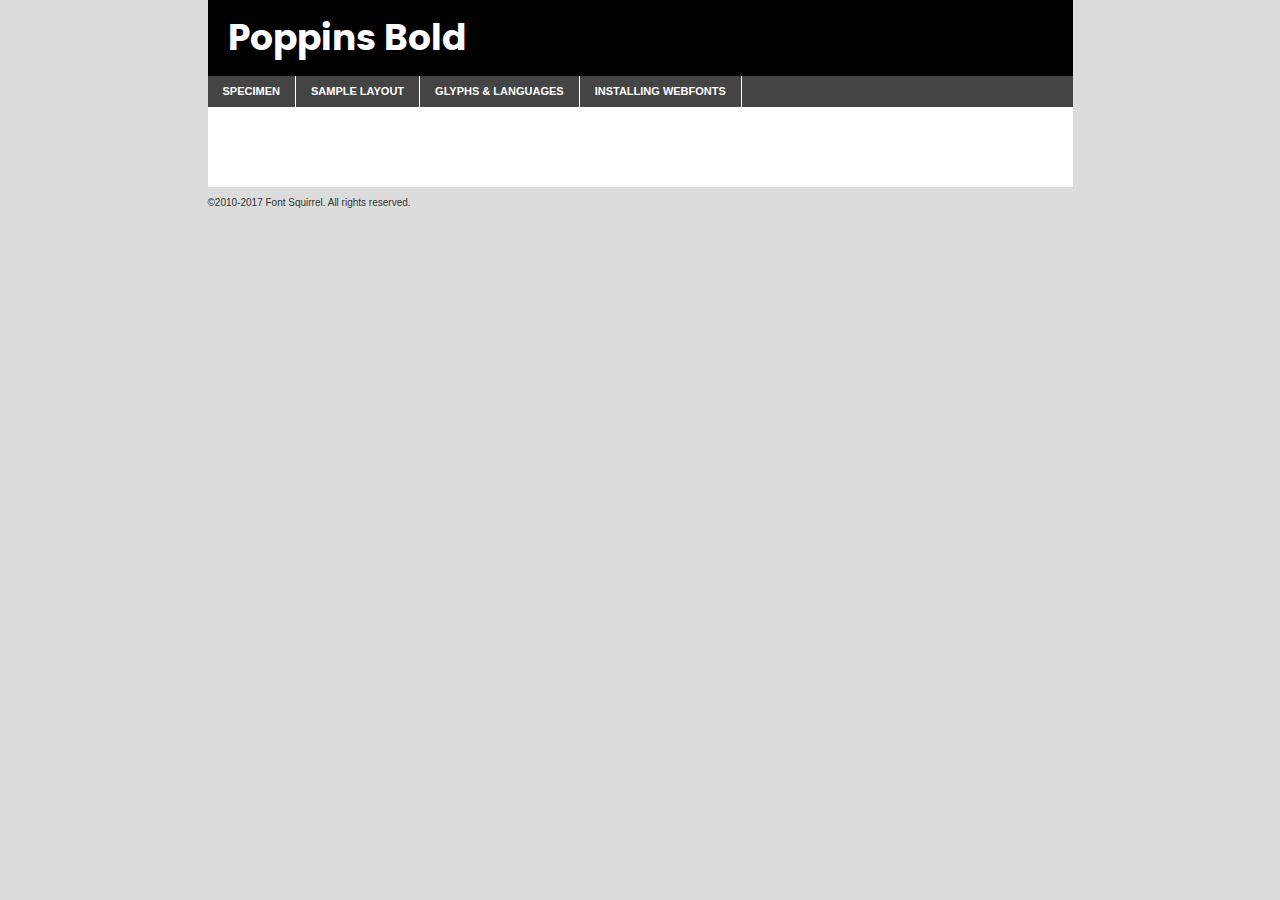
<file: Landing-page/components/fonts/poppins-bold-demo.html>
<!DOCTYPE html PUBLIC "-//W3C//DTD XHTML 1.0 Transitional//EN"
	"http://www.w3.org/TR/xhtml1/DTD/xhtml1-transitional.dtd">

<html xmlns="http://www.w3.org/1999/xhtml" xml:lang="en" lang="en">
<head>
	<meta http-equiv="Content-Type" content="text/html; charset=utf-8" />
	<script src="http://ajax.googleapis.com/ajax/libs/jquery/1.7.2/jquery.min.js" type="text/javascript" charset="utf-8"></script>
	<script type="text/javascript">
	(function($){$.fn.easyTabs=function(option){var param=jQuery.extend({fadeSpeed:"fast",defaultContent:1,activeClass:'active'},option);$(this).each(function(){var thisId="#"+this.id;if(param.defaultContent==''){param.defaultContent=1;}
	if(typeof param.defaultContent=="number")
	{var defaultTab=$(thisId+" .tabs li:eq("+(param.defaultContent-1)+") a").attr('href').substr(1);}else{var defaultTab=param.defaultContent;}
	$(thisId+" .tabs li a").each(function(){var tabToHide=$(this).attr('href').substr(1);$("#"+tabToHide).addClass('easytabs-tab-content');});hideAll();changeContent(defaultTab);function hideAll(){$(thisId+" .easytabs-tab-content").hide();}
	function changeContent(tabId){hideAll();$(thisId+" .tabs li").removeClass(param.activeClass);$(thisId+" .tabs li a[href=#"+tabId+"]").closest('li').addClass(param.activeClass);if(param.fadeSpeed!="none")
	{$(thisId+" #"+tabId).fadeIn(param.fadeSpeed);}else{$(thisId+" #"+tabId).show();}}
	$(thisId+" .tabs li").click(function(){var tabId=$(this).find('a').attr('href').substr(1);changeContent(tabId);return false;});});}})(jQuery);
	</script>
	<link rel="stylesheet" href="specimen_files/specimen_stylesheet.css" type="text/css" charset="utf-8" />
	<link rel="stylesheet" href="stylesheet.css" type="text/css" charset="utf-8" />

	<style type="text/css">
					body{
				font-family: 'poppinsbold';
							}
		</style>

	<title>Poppins Bold Specimen</title>
	
	
	<script type="text/javascript" charset="utf-8">
		$(document).ready(function() {
			$('#container').easyTabs({defaultContent:1});
		});
	</script>
</head>

<body>
<div id="container">
	<div id="header">
		Poppins Bold	</div>
	<ul class="tabs">
		<li><a href="#specimen">Specimen</a></li>
		<li><a href="#layout">Sample Layout</a></li>
				<li><a href="#glyphs">Glyphs &amp; Languages</a></li>
		<li><a href="#installing">Installing Webfonts</a></li>
		
	</ul>
	
	<div id="main_content">

		
			<div id="specimen">
		
				<div class="section">
					<div class="grid12 firstcol">
						<div class="huge">AaBb</div>
					</div>
				</div>
		
				<div class="section">
					<div class="glyph_range">A&#x200B;B&#x200b;C&#x200b;D&#x200b;E&#x200b;F&#x200b;G&#x200b;H&#x200b;I&#x200b;J&#x200b;K&#x200b;L&#x200b;M&#x200b;N&#x200b;O&#x200b;P&#x200b;Q&#x200b;R&#x200b;S&#x200b;T&#x200b;U&#x200b;V&#x200b;W&#x200b;X&#x200b;Y&#x200b;Z&#x200b;a&#x200b;b&#x200b;c&#x200b;d&#x200b;e&#x200b;f&#x200b;g&#x200b;h&#x200b;i&#x200b;j&#x200b;k&#x200b;l&#x200b;m&#x200b;n&#x200b;o&#x200b;p&#x200b;q&#x200b;r&#x200b;s&#x200b;t&#x200b;u&#x200b;v&#x200b;w&#x200b;x&#x200b;y&#x200b;z&#x200b;1&#x200b;2&#x200b;3&#x200b;4&#x200b;5&#x200b;6&#x200b;7&#x200b;8&#x200b;9&#x200b;0&#x200b;&amp;&#x200b;.&#x200b;,&#x200b;?&#x200b;!&#x200b;&#64;&#x200b;(&#x200b;)&#x200b;#&#x200b;$&#x200b;%&#x200b;*&#x200b;+&#x200b;-&#x200b;=&#x200b;:&#x200b;;</div>
				</div>
				<div class="section">
					<div class="grid12 firstcol">
						<table class="sample_table">
							<tr><td>10</td><td class="size10">abcdefghijklmnopqrstuvwxyzABCDEFGHIJKLMNOPQRSTUVWXYZ0123456789abcdefghijklmnopqrstuvwxyzABCDEFGHIJKLMNOPQRSTUVWXYZ0123456789abcdefghijklmnopqrstuvwxyzABCDEFGHIJKLMNOPQRSTUVWXYZ</td></tr>
							<tr><td>11</td><td class="size11">abcdefghijklmnopqrstuvwxyzABCDEFGHIJKLMNOPQRSTUVWXYZ0123456789abcdefghijklmnopqrstuvwxyzABCDEFGHIJKLMNOPQRSTUVWXYZ0123456789abcdefghijklmnopqrstuvwxyzABCDEFGHIJKLMNOPQRSTUVWXYZ</td></tr>
							<tr><td>12</td><td class="size12">abcdefghijklmnopqrstuvwxyzABCDEFGHIJKLMNOPQRSTUVWXYZ0123456789abcdefghijklmnopqrstuvwxyzABCDEFGHIJKLMNOPQRSTUVWXYZ0123456789abcdefghijklmnopqrstuvwxyzABCDEFGHIJKLMNOPQRSTUVWXYZ</td></tr>
							<tr><td>13</td><td class="size13">abcdefghijklmnopqrstuvwxyzABCDEFGHIJKLMNOPQRSTUVWXYZ0123456789abcdefghijklmnopqrstuvwxyzABCDEFGHIJKLMNOPQRSTUVWXYZ0123456789abcdefghijklmnopqrstuvwxyzABCDEFGHIJKLMNOPQRSTUVWXYZ</td></tr>
							<tr><td>14</td><td class="size14">abcdefghijklmnopqrstuvwxyzABCDEFGHIJKLMNOPQRSTUVWXYZ0123456789abcdefghijklmnopqrstuvwxyzABCDEFGHIJKLMNOPQRSTUVWXYZ0123456789abcdefghijklmnopqrstuvwxyzABCDEFGHIJKLMNOPQRSTUVWXYZ</td></tr>
							<tr><td>16</td><td class="size16">abcdefghijklmnopqrstuvwxyzABCDEFGHIJKLMNOPQRSTUVWXYZ0123456789abcdefghijklmnopqrstuvwxyzABCDEFGHIJKLMNOPQRSTUVWXYZ</td></tr>
							<tr><td>18</td><td class="size18">abcdefghijklmnopqrstuvwxyzABCDEFGHIJKLMNOPQRSTUVWXYZ0123456789abcdefghijklmnopqrstuvwxyzABCDEFGHIJKLMNOPQRSTUVWXYZ</td></tr>
							<tr><td>20</td><td class="size20">abcdefghijklmnopqrstuvwxyzABCDEFGHIJKLMNOPQRSTUVWXYZ0123456789abcdefghijklmnopqrstuvwxyzABCDEFGHIJKLMNOPQRSTUVWXYZ</td></tr>
							<tr><td>24</td><td class="size24">abcdefghijklmnopqrstuvwxyzABCDEFGHIJKLMNOPQRSTUVWXYZ0123456789abcdefghijklmnopqrstuvwxyzABCDEFGHIJKLMNOPQRSTUVWXYZ</td></tr>
							<tr><td>30</td><td class="size30">abcdefghijklmnopqrstuvwxyzABCDEFGHIJKLMNOPQRSTUVWXYZ0123456789abcdefghijklmnopqrstuvwxyzABCDEFGHIJKLMNOPQRSTUVWXYZ</td></tr>
							<tr><td>36</td><td class="size36">abcdefghijklmnopqrstuvwxyzABCDEFGHIJKLMNOPQRSTUVWXYZ0123456789abcdefghijklmnopqrstuvwxyzABCDEFGHIJKLMNOPQRSTUVWXYZ</td></tr>
							<tr><td>48</td><td class="size48">abcdefghijklmnopqrstuvwxyzABCDEFGHIJKLMNOPQRSTUVWXYZ0123456789abcdefghijklmnopqrstuvwxyzABCDEFGHIJKLMNOPQRSTUVWXYZ</td></tr>
							<tr><td>60</td><td class="size60">abcdefghijklmnopqrstuvwxyzABCDEFGHIJKLMNOPQRSTUVWXYZ0123456789abcdefghijklmnopqrstuvwxyzABCDEFGHIJKLMNOPQRSTUVWXYZ</td></tr>
							<tr><td>72</td><td class="size72">abcdefghijklmnopqrstuvwxyzABCDEFGHIJKLMNOPQRSTUVWXYZ0123456789abcdefghijklmnopqrstuvwxyzABCDEFGHIJKLMNOPQRSTUVWXYZ</td></tr>
							<tr><td>90</td><td class="size90">abcdefghijklmnopqrstuvwxyzABCDEFGHIJKLMNOPQRSTUVWXYZ0123456789abcdefghijklmnopqrstuvwxyzABCDEFGHIJKLMNOPQRSTUVWXYZ</td></tr>
						</table>
				
					</div>
			
				</div>
		
		
		
								<div class="section" id="bodycomparison">


										<div id="xheight">
				<div class="fontbody">&#x25FC;&#x25FC;&#x25FC;&#x25FC;&#x25FC;&#x25FC;&#x25FC;&#x25FC;&#x25FC;&#x25FC;&#x25FC;&#x25FC;&#x25FC;&#x25FC;&#x25FC;&#x25FC;&#x25FC;&#x25FC;&#x25FC;&#x25FC;&#x25FC;&#x25FC;&#x25FC;&#x25FC;&#x25FC;&#x25FC;&#x25FC;&#x25FC;&#x25FC;&#x25FC;&#x25FC;&#x25FC;&#x25FC;&#x25FC;&#x25FC;&#x25FC;&#x25FC;&#x25FC;&#x25FC;&#x25FC;&#x25FC;&#x25FC;&#x25FC;&#x25FC;&#x25FC;&#x25FC;&#x25FC;&#x25FC;&#x25FC;&#x25FC;&#x25FC;&#x25FC;&#x25FC;&#x25FC;&#x25FC;&#x25FC;&#x25FC;&#x25FC;&#x25FC;&#x25FC;&#x25FC;&#x25FC;&#x25FC;&#x25FC;&#x25FC;&#x25FC;&#x25FC;&#x25FC;&#x25FC;&#x25FC;&#x25FC;&#x25FC;&#x25FC;&#x25FC;&#x25FC;&#x25FC;&#x25FC;&#x25FC;&#x25FC;&#x25FC;&#x25FC;&#x25FC;&#x25FC;&#x25FC;&#x25FC;&#x25FC;&#x25FC;&#x25FC;&#x25FC;&#x25FC;&#x25FC;&#x25FC;&#x25FC;&#x25FC;&#x25FC;&#x25FC;&#x25FC;&#x25FC;&#x25FC;body</div><div class="arialbody">body</div><div class="verdanabody">body</div><div class="georgiabody">body</div></div>
										<div class="fontbody" style="z-index:1">
											body<span>Poppins Bold</span>
										</div>
										<div class="arialbody" style="z-index:1">
											body<span>Arial</span>
										</div>
										<div class="verdanabody" style="z-index:1">
											body<span>Verdana</span>
										</div>
										<div class="georgiabody" style="z-index:1">
											body<span>Georgia</span>
										</div>



								</div>
		
		
				<div class="section psample psample_row1" id="">
					
					<div class="grid2 firstcol">
						<p class="size10"><span>10.</span>Aenean lacinia bibendum nulla sed consectetur. Fusce dapibus, tellus ac cursus commodo, tortor mauris condimentum nibh, ut fermentum massa justo sit amet risus. Nullam id dolor id nibh ultricies vehicula ut id elit. Cum sociis natoque penatibus et magnis dis parturient montes, nascetur ridiculus mus. Nulla vitae elit libero, a pharetra augue.</p>
			
					</div>
					<div class="grid3">
						<p class="size11"><span>11.</span>Aenean lacinia bibendum nulla sed consectetur. Fusce dapibus, tellus ac cursus commodo, tortor mauris condimentum nibh, ut fermentum massa justo sit amet risus. Nullam id dolor id nibh ultricies vehicula ut id elit. Cum sociis natoque penatibus et magnis dis parturient montes, nascetur ridiculus mus. Nulla vitae elit libero, a pharetra augue.</p>
			
					</div>
					<div class="grid3">
						<p class="size12"><span>12.</span>Aenean lacinia bibendum nulla sed consectetur. Fusce dapibus, tellus ac cursus commodo, tortor mauris condimentum nibh, ut fermentum massa justo sit amet risus. Nullam id dolor id nibh ultricies vehicula ut id elit. Cum sociis natoque penatibus et magnis dis parturient montes, nascetur ridiculus mus. Nulla vitae elit libero, a pharetra augue.</p>
			
					</div>
					<div class="grid4">
						<p class="size13"><span>13.</span>Aenean lacinia bibendum nulla sed consectetur. Fusce dapibus, tellus ac cursus commodo, tortor mauris condimentum nibh, ut fermentum massa justo sit amet risus. Nullam id dolor id nibh ultricies vehicula ut id elit. Cum sociis natoque penatibus et magnis dis parturient montes, nascetur ridiculus mus. Nulla vitae elit libero, a pharetra augue.</p>
			
					</div>
					<div class="white_blend"></div>
					
				</div>
				<div class="section psample psample_row2" id="">
					<div class="grid3 firstcol">
						<p class="size14"><span>14.</span>Aenean lacinia bibendum nulla sed consectetur. Fusce dapibus, tellus ac cursus commodo, tortor mauris condimentum nibh, ut fermentum massa justo sit amet risus. Nullam id dolor id nibh ultricies vehicula ut id elit. Cum sociis natoque penatibus et magnis dis parturient montes, nascetur ridiculus mus. Nulla vitae elit libero, a pharetra augue.</p>
			
					</div>
					<div class="grid4">
						<p class="size16"><span>16.</span>Aenean lacinia bibendum nulla sed consectetur. Fusce dapibus, tellus ac cursus commodo, tortor mauris condimentum nibh, ut fermentum massa justo sit amet risus. Nullam id dolor id nibh ultricies vehicula ut id elit. Cum sociis natoque penatibus et magnis dis parturient montes, nascetur ridiculus mus. Nulla vitae elit libero, a pharetra augue.</p>
			
					</div>
					<div class="grid5">
						<p class="size18"><span>18.</span>Aenean lacinia bibendum nulla sed consectetur. Fusce dapibus, tellus ac cursus commodo, tortor mauris condimentum nibh, ut fermentum massa justo sit amet risus. Nullam id dolor id nibh ultricies vehicula ut id elit. Cum sociis natoque penatibus et magnis dis parturient montes, nascetur ridiculus mus. Nulla vitae elit libero, a pharetra augue.</p>
			
					</div>

					<div class="white_blend"></div>

				</div>
				
				<div class="section psample psample_row3" id="">
					<div class="grid5 firstcol">
						<p class="size20"><span>20.</span>Aenean lacinia bibendum nulla sed consectetur. Fusce dapibus, tellus ac cursus commodo, tortor mauris condimentum nibh, ut fermentum massa justo sit amet risus. Nullam id dolor id nibh ultricies vehicula ut id elit. Cum sociis natoque penatibus et magnis dis parturient montes, nascetur ridiculus mus. Nulla vitae elit libero, a pharetra augue.</p>
					</div>
					<div class="grid7">
						<p class="size24"><span>24.</span>Aenean lacinia bibendum nulla sed consectetur. Fusce dapibus, tellus ac cursus commodo, tortor mauris condimentum nibh, ut fermentum massa justo sit amet risus. Nullam id dolor id nibh ultricies vehicula ut id elit. Cum sociis natoque penatibus et magnis dis parturient montes, nascetur ridiculus mus. Nulla vitae elit libero, a pharetra augue.</p>
					</div>
					
					<div class="white_blend"></div>
					
				</div>
				
				<div class="section psample psample_row4" id="">
					<div class="grid12 firstcol">
						<p class="size30"><span>30.</span>Aenean lacinia bibendum nulla sed consectetur. Fusce dapibus, tellus ac cursus commodo, tortor mauris condimentum nibh, ut fermentum massa justo sit amet risus. Nullam id dolor id nibh ultricies vehicula ut id elit. Cum sociis natoque penatibus et magnis dis parturient montes, nascetur ridiculus mus. Nulla vitae elit libero, a pharetra augue.</p>
					</div>
					<div class="white_blend"></div>
					
				</div>
				
				
				
				<div class="section psample psample_row1 fullreverse">
					<div class="grid2 firstcol">
						<p class="size10"><span>10.</span>Aenean lacinia bibendum nulla sed consectetur. Fusce dapibus, tellus ac cursus commodo, tortor mauris condimentum nibh, ut fermentum massa justo sit amet risus. Nullam id dolor id nibh ultricies vehicula ut id elit. Cum sociis natoque penatibus et magnis dis parturient montes, nascetur ridiculus mus. Nulla vitae elit libero, a pharetra augue.</p>
			
					</div>
					<div class="grid3">
						<p class="size11"><span>11.</span>Aenean lacinia bibendum nulla sed consectetur. Fusce dapibus, tellus ac cursus commodo, tortor mauris condimentum nibh, ut fermentum massa justo sit amet risus. Nullam id dolor id nibh ultricies vehicula ut id elit. Cum sociis natoque penatibus et magnis dis parturient montes, nascetur ridiculus mus. Nulla vitae elit libero, a pharetra augue.</p>
			
					</div>
					<div class="grid3">
						<p class="size12"><span>12.</span>Aenean lacinia bibendum nulla sed consectetur. Fusce dapibus, tellus ac cursus commodo, tortor mauris condimentum nibh, ut fermentum massa justo sit amet risus. Nullam id dolor id nibh ultricies vehicula ut id elit. Cum sociis natoque penatibus et magnis dis parturient montes, nascetur ridiculus mus. Nulla vitae elit libero, a pharetra augue.</p>
			
					</div>
					<div class="grid4">
						<p class="size13"><span>13.</span>Aenean lacinia bibendum nulla sed consectetur. Fusce dapibus, tellus ac cursus commodo, tortor mauris condimentum nibh, ut fermentum massa justo sit amet risus. Nullam id dolor id nibh ultricies vehicula ut id elit. Cum sociis natoque penatibus et magnis dis parturient montes, nascetur ridiculus mus. Nulla vitae elit libero, a pharetra augue.</p>
			
					</div>
					<div class="black_blend"></div>
					
				</div>
				
				<div class="section psample psample_row2 fullreverse">
					<div class="grid3 firstcol">
						<p class="size14"><span>14.</span>Aenean lacinia bibendum nulla sed consectetur. Fusce dapibus, tellus ac cursus commodo, tortor mauris condimentum nibh, ut fermentum massa justo sit amet risus. Nullam id dolor id nibh ultricies vehicula ut id elit. Cum sociis natoque penatibus et magnis dis parturient montes, nascetur ridiculus mus. Nulla vitae elit libero, a pharetra augue.</p>
			
					</div>
					<div class="grid4">
						<p class="size16"><span>16.</span>Aenean lacinia bibendum nulla sed consectetur. Fusce dapibus, tellus ac cursus commodo, tortor mauris condimentum nibh, ut fermentum massa justo sit amet risus. Nullam id dolor id nibh ultricies vehicula ut id elit. Cum sociis natoque penatibus et magnis dis parturient montes, nascetur ridiculus mus. Nulla vitae elit libero, a pharetra augue.</p>
			
					</div>
					<div class="grid5">
						<p class="size18"><span>18.</span>Aenean lacinia bibendum nulla sed consectetur. Fusce dapibus, tellus ac cursus commodo, tortor mauris condimentum nibh, ut fermentum massa justo sit amet risus. Nullam id dolor id nibh ultricies vehicula ut id elit. Cum sociis natoque penatibus et magnis dis parturient montes, nascetur ridiculus mus. Nulla vitae elit libero, a pharetra augue.</p>
			
					</div>
					<div class="black_blend"></div>

				</div>
				
				<div class="section psample fullreverse psample_row3" id="">
					<div class="grid5 firstcol">
						<p class="size20"><span>20.</span>Aenean lacinia bibendum nulla sed consectetur. Fusce dapibus, tellus ac cursus commodo, tortor mauris condimentum nibh, ut fermentum massa justo sit amet risus. Nullam id dolor id nibh ultricies vehicula ut id elit. Cum sociis natoque penatibus et magnis dis parturient montes, nascetur ridiculus mus. Nulla vitae elit libero, a pharetra augue.</p>
					</div>
					<div class="grid7">
						<p class="size24"><span>24.</span>Aenean lacinia bibendum nulla sed consectetur. Fusce dapibus, tellus ac cursus commodo, tortor mauris condimentum nibh, ut fermentum massa justo sit amet risus. Nullam id dolor id nibh ultricies vehicula ut id elit. Cum sociis natoque penatibus et magnis dis parturient montes, nascetur ridiculus mus. Nulla vitae elit libero, a pharetra augue.</p>
					</div>
					
					<div class="black_blend"></div>
					
				</div>
				
				<div class="section psample fullreverse psample_row4" id="" style="border-bottom: 20px #000 solid;">
					<div class="grid12 firstcol">
						<p class="size30"><span>30.</span>Aenean lacinia bibendum nulla sed consectetur. Fusce dapibus, tellus ac cursus commodo, tortor mauris condimentum nibh, ut fermentum massa justo sit amet risus. Nullam id dolor id nibh ultricies vehicula ut id elit. Cum sociis natoque penatibus et magnis dis parturient montes, nascetur ridiculus mus. Nulla vitae elit libero, a pharetra augue.</p>
					</div>
					<div class="black_blend"></div>
					
				</div>
				
				
				
				
			</div>
			
			<div id="layout">
				
				<div class="section">
					
					<div class="grid12 firstcol">
						<h1>Lorem Ipsum Dolor</h1>
						<h2>Etiam porta sem malesuada magna mollis euismod</h2>
						
						<p class="byline">By <a href="#link">Aenean Lacinia</a></p>
					</div>
				</div>
				<div class="section">
					<div class="grid8 firstcol">
						<p class="large">Donec sed odio dui. Morbi leo risus, porta ac consectetur ac, vestibulum at eros. Fusce dapibus, tellus ac cursus commodo, tortor mauris condimentum nibh, ut fermentum massa justo sit amet risus. </p>

						
						<h3>Pellentesque ornare sem</h3>

						<p>Maecenas sed diam eget risus varius blandit sit amet non magna. Maecenas faucibus mollis interdum. Donec ullamcorper nulla non metus auctor fringilla. Nullam id dolor id nibh ultricies vehicula ut id elit. Nullam id dolor id nibh ultricies vehicula ut id elit. </p>

						<p>Aenean eu leo quam. Pellentesque ornare sem lacinia quam venenatis vestibulum. Lorem ipsum dolor sit amet, consectetur adipiscing elit. Cum sociis natoque penatibus et magnis dis parturient montes, nascetur ridiculus mus. </p>

						<p>Nulla vitae elit libero, a pharetra augue. Praesent commodo cursus magna, vel scelerisque nisl consectetur et. Aenean lacinia bibendum nulla sed consectetur. </p>

						<p>Nullam quis risus eget urna mollis ornare vel eu leo. Nullam quis risus eget urna mollis ornare vel eu leo. Maecenas sed diam eget risus varius blandit sit amet non magna. Donec ullamcorper nulla non metus auctor fringilla. </p>

						<h3>Cras mattis consectetur</h3>

						<p>Aenean eu leo quam. Pellentesque ornare sem lacinia quam venenatis vestibulum. Aenean lacinia bibendum nulla sed consectetur. Integer posuere erat a ante venenatis dapibus posuere velit aliquet. Cras mattis consectetur purus sit amet fermentum. </p>

						<p>Nullam id dolor id nibh ultricies vehicula ut id elit. Nullam quis risus eget urna mollis ornare vel eu leo. Cras mattis consectetur purus sit amet fermentum.</p>
					</div>
					
					<div class="grid4 sidebar">
						
						<div class="box reverse">
							<p class="last">Nullam quis risus eget urna mollis ornare vel eu leo. Donec ullamcorper nulla non metus auctor fringilla. Cras mattis consectetur purus sit amet fermentum. Sed posuere consectetur est at lobortis. Lorem ipsum dolor sit amet, consectetur adipiscing elit. </p>
						</div>
						
						<p class="caption">Maecenas sed diam eget risus varius.</p>

						<p>Vestibulum id ligula porta felis euismod semper. Integer posuere erat a ante venenatis dapibus posuere velit aliquet. Vestibulum id ligula porta felis euismod semper. Sed posuere consectetur est at lobortis. Maecenas sed diam eget risus varius blandit sit amet non magna. Fusce dapibus, tellus ac cursus commodo, tortor mauris condimentum nibh, ut fermentum massa justo sit amet risus. </p>

					

						<p>Duis mollis, est non commodo luctus, nisi erat porttitor ligula, eget lacinia odio sem nec elit. Aenean lacinia bibendum nulla sed consectetur. Vivamus sagittis lacus vel augue laoreet rutrum faucibus dolor auctor. Aenean lacinia bibendum nulla sed consectetur. Nullam quis risus eget urna mollis ornare vel eu leo. </p>

						<p>Praesent commodo cursus magna, vel scelerisque nisl consectetur et. Donec ullamcorper nulla non metus auctor fringilla. Maecenas faucibus mollis interdum. Fusce dapibus, tellus ac cursus commodo, tortor mauris condimentum nibh, ut fermentum massa justo sit amet risus. </p>

					</div>
				</div>
				
			</div>


			



		<div id="glyphs">
			<div class="section">
				<div class="grid12 firstcol">
			
				<h1>Language Support</h1>
				<p>The subset of Poppins Bold in this kit supports the following languages:<br />
			
					Albanian, Basque, Breton, Chamorro, Danish, Dutch, English, Faroese, Finnish, French, Frisian, Galician, German, Icelandic, Italian, Malagasy, Norwegian, Portuguese, Spanish, Alsatian, Aragonese, Arapaho, Arrernte, Asturian, Aymara, Bislama, Cebuano, Corsican, Fijian, French_creole, Genoese, Gilbertese, Greenlandic, Haitian_creole, Hiligaynon, Hmong, Hopi, Ibanag, Iloko_ilokano, Indonesian, Interglossa_glosa, Interlingua, Irish_gaelic, Jerriais, Lojban, Lombard, Luxembourgeois, Manx, Mohawk, Norfolk_pitcairnese, Occitan, Oromo, Pangasinan, Papiamento, Piedmontese, Potawatomi, Rhaeto-romance, Romansh, Rotokas, Sami_lule, Samoan, Sardinian, Scots_gaelic, Seychelles_creole, Shona, Sicilian, Somali, Southern_ndebele, Swahili, Swati_swazi, Tagalog_filipino_pilipino, Tetum, Tok_pisin, Uyghur_latinized, Volapuk, Walloon, Warlpiri, Xhosa, Yapese, Zulu, Latinbasic, Ubasic, Demo				</p>
				<h1>Glyph Chart</h1>
				<p>The subset of Poppins Bold in this kit includes all the glyphs listed below. Unicode entities are included above each glyph to help you insert individual characters into your layout.</p>
				<div id="glyph_chart">
			
																														 <div><p>&amp;#13;</p>&#13;</div>
																				 <div><p>&amp;#32;</p>&#32;</div>
																				 <div><p>&amp;#33;</p>&#33;</div>
																				 <div><p>&amp;#34;</p>&#34;</div>
																				 <div><p>&amp;#35;</p>&#35;</div>
																				 <div><p>&amp;#36;</p>&#36;</div>
																				 <div><p>&amp;#37;</p>&#37;</div>
																				 <div><p>&amp;#38;</p>&#38;</div>
																				 <div><p>&amp;#39;</p>&#39;</div>
																				 <div><p>&amp;#40;</p>&#40;</div>
																				 <div><p>&amp;#41;</p>&#41;</div>
																				 <div><p>&amp;#42;</p>&#42;</div>
																				 <div><p>&amp;#43;</p>&#43;</div>
																				 <div><p>&amp;#44;</p>&#44;</div>
																				 <div><p>&amp;#45;</p>&#45;</div>
																				 <div><p>&amp;#46;</p>&#46;</div>
																				 <div><p>&amp;#47;</p>&#47;</div>
																				 <div><p>&amp;#48;</p>&#48;</div>
																				 <div><p>&amp;#49;</p>&#49;</div>
																				 <div><p>&amp;#50;</p>&#50;</div>
																				 <div><p>&amp;#51;</p>&#51;</div>
																				 <div><p>&amp;#52;</p>&#52;</div>
																				 <div><p>&amp;#53;</p>&#53;</div>
																				 <div><p>&amp;#54;</p>&#54;</div>
																				 <div><p>&amp;#55;</p>&#55;</div>
																				 <div><p>&amp;#56;</p>&#56;</div>
																				 <div><p>&amp;#57;</p>&#57;</div>
																				 <div><p>&amp;#58;</p>&#58;</div>
																				 <div><p>&amp;#59;</p>&#59;</div>
																				 <div><p>&amp;#60;</p>&#60;</div>
																				 <div><p>&amp;#61;</p>&#61;</div>
																				 <div><p>&amp;#62;</p>&#62;</div>
																				 <div><p>&amp;#63;</p>&#63;</div>
																				 <div><p>&amp;#64;</p>&#64;</div>
																				 <div><p>&amp;#65;</p>&#65;</div>
																				 <div><p>&amp;#66;</p>&#66;</div>
																				 <div><p>&amp;#67;</p>&#67;</div>
																				 <div><p>&amp;#68;</p>&#68;</div>
																				 <div><p>&amp;#69;</p>&#69;</div>
																				 <div><p>&amp;#70;</p>&#70;</div>
																				 <div><p>&amp;#71;</p>&#71;</div>
																				 <div><p>&amp;#72;</p>&#72;</div>
																				 <div><p>&amp;#73;</p>&#73;</div>
																				 <div><p>&amp;#74;</p>&#74;</div>
																				 <div><p>&amp;#75;</p>&#75;</div>
																				 <div><p>&amp;#76;</p>&#76;</div>
																				 <div><p>&amp;#77;</p>&#77;</div>
																				 <div><p>&amp;#78;</p>&#78;</div>
																				 <div><p>&amp;#79;</p>&#79;</div>
																				 <div><p>&amp;#80;</p>&#80;</div>
																				 <div><p>&amp;#81;</p>&#81;</div>
																				 <div><p>&amp;#82;</p>&#82;</div>
																				 <div><p>&amp;#83;</p>&#83;</div>
																				 <div><p>&amp;#84;</p>&#84;</div>
																				 <div><p>&amp;#85;</p>&#85;</div>
																				 <div><p>&amp;#86;</p>&#86;</div>
																				 <div><p>&amp;#87;</p>&#87;</div>
																				 <div><p>&amp;#88;</p>&#88;</div>
																				 <div><p>&amp;#89;</p>&#89;</div>
																				 <div><p>&amp;#90;</p>&#90;</div>
																				 <div><p>&amp;#91;</p>&#91;</div>
																				 <div><p>&amp;#92;</p>&#92;</div>
																				 <div><p>&amp;#93;</p>&#93;</div>
																				 <div><p>&amp;#94;</p>&#94;</div>
																				 <div><p>&amp;#95;</p>&#95;</div>
																				 <div><p>&amp;#96;</p>&#96;</div>
																				 <div><p>&amp;#97;</p>&#97;</div>
																				 <div><p>&amp;#98;</p>&#98;</div>
																				 <div><p>&amp;#99;</p>&#99;</div>
																				 <div><p>&amp;#100;</p>&#100;</div>
																				 <div><p>&amp;#101;</p>&#101;</div>
																				 <div><p>&amp;#102;</p>&#102;</div>
																				 <div><p>&amp;#103;</p>&#103;</div>
																				 <div><p>&amp;#104;</p>&#104;</div>
																				 <div><p>&amp;#105;</p>&#105;</div>
																				 <div><p>&amp;#106;</p>&#106;</div>
																				 <div><p>&amp;#107;</p>&#107;</div>
																				 <div><p>&amp;#108;</p>&#108;</div>
																				 <div><p>&amp;#109;</p>&#109;</div>
																				 <div><p>&amp;#110;</p>&#110;</div>
																				 <div><p>&amp;#111;</p>&#111;</div>
																				 <div><p>&amp;#112;</p>&#112;</div>
																				 <div><p>&amp;#113;</p>&#113;</div>
																				 <div><p>&amp;#114;</p>&#114;</div>
																				 <div><p>&amp;#115;</p>&#115;</div>
																				 <div><p>&amp;#116;</p>&#116;</div>
																				 <div><p>&amp;#117;</p>&#117;</div>
																				 <div><p>&amp;#118;</p>&#118;</div>
																				 <div><p>&amp;#119;</p>&#119;</div>
																				 <div><p>&amp;#120;</p>&#120;</div>
																				 <div><p>&amp;#121;</p>&#121;</div>
																				 <div><p>&amp;#122;</p>&#122;</div>
																				 <div><p>&amp;#123;</p>&#123;</div>
																				 <div><p>&amp;#124;</p>&#124;</div>
																				 <div><p>&amp;#125;</p>&#125;</div>
																				 <div><p>&amp;#126;</p>&#126;</div>
																				 <div><p>&amp;#160;</p>&#160;</div>
																				 <div><p>&amp;#161;</p>&#161;</div>
																				 <div><p>&amp;#162;</p>&#162;</div>
																				 <div><p>&amp;#163;</p>&#163;</div>
																				 <div><p>&amp;#164;</p>&#164;</div>
																				 <div><p>&amp;#165;</p>&#165;</div>
																				 <div><p>&amp;#166;</p>&#166;</div>
																				 <div><p>&amp;#167;</p>&#167;</div>
																				 <div><p>&amp;#168;</p>&#168;</div>
																				 <div><p>&amp;#169;</p>&#169;</div>
																				 <div><p>&amp;#170;</p>&#170;</div>
																				 <div><p>&amp;#171;</p>&#171;</div>
																				 <div><p>&amp;#172;</p>&#172;</div>
																				 <div><p>&amp;#173;</p>&#173;</div>
																				 <div><p>&amp;#174;</p>&#174;</div>
																				 <div><p>&amp;#175;</p>&#175;</div>
																				 <div><p>&amp;#176;</p>&#176;</div>
																				 <div><p>&amp;#177;</p>&#177;</div>
																				 <div><p>&amp;#178;</p>&#178;</div>
																				 <div><p>&amp;#179;</p>&#179;</div>
																				 <div><p>&amp;#180;</p>&#180;</div>
																				 <div><p>&amp;#181;</p>&#181;</div>
																				 <div><p>&amp;#182;</p>&#182;</div>
																				 <div><p>&amp;#183;</p>&#183;</div>
																				 <div><p>&amp;#184;</p>&#184;</div>
																				 <div><p>&amp;#185;</p>&#185;</div>
																				 <div><p>&amp;#186;</p>&#186;</div>
																				 <div><p>&amp;#187;</p>&#187;</div>
																				 <div><p>&amp;#188;</p>&#188;</div>
																				 <div><p>&amp;#189;</p>&#189;</div>
																				 <div><p>&amp;#190;</p>&#190;</div>
																				 <div><p>&amp;#191;</p>&#191;</div>
																				 <div><p>&amp;#192;</p>&#192;</div>
																				 <div><p>&amp;#193;</p>&#193;</div>
																				 <div><p>&amp;#194;</p>&#194;</div>
																				 <div><p>&amp;#195;</p>&#195;</div>
																				 <div><p>&amp;#196;</p>&#196;</div>
																				 <div><p>&amp;#197;</p>&#197;</div>
																				 <div><p>&amp;#198;</p>&#198;</div>
																				 <div><p>&amp;#199;</p>&#199;</div>
																				 <div><p>&amp;#200;</p>&#200;</div>
																				 <div><p>&amp;#201;</p>&#201;</div>
																				 <div><p>&amp;#202;</p>&#202;</div>
																				 <div><p>&amp;#203;</p>&#203;</div>
																				 <div><p>&amp;#204;</p>&#204;</div>
																				 <div><p>&amp;#205;</p>&#205;</div>
																				 <div><p>&amp;#206;</p>&#206;</div>
																				 <div><p>&amp;#207;</p>&#207;</div>
																				 <div><p>&amp;#208;</p>&#208;</div>
																				 <div><p>&amp;#209;</p>&#209;</div>
																				 <div><p>&amp;#210;</p>&#210;</div>
																				 <div><p>&amp;#211;</p>&#211;</div>
																				 <div><p>&amp;#212;</p>&#212;</div>
																				 <div><p>&amp;#213;</p>&#213;</div>
																				 <div><p>&amp;#214;</p>&#214;</div>
																				 <div><p>&amp;#215;</p>&#215;</div>
																				 <div><p>&amp;#216;</p>&#216;</div>
																				 <div><p>&amp;#217;</p>&#217;</div>
																				 <div><p>&amp;#218;</p>&#218;</div>
																				 <div><p>&amp;#219;</p>&#219;</div>
																				 <div><p>&amp;#220;</p>&#220;</div>
																				 <div><p>&amp;#221;</p>&#221;</div>
																				 <div><p>&amp;#222;</p>&#222;</div>
																				 <div><p>&amp;#223;</p>&#223;</div>
																				 <div><p>&amp;#224;</p>&#224;</div>
																				 <div><p>&amp;#225;</p>&#225;</div>
																				 <div><p>&amp;#226;</p>&#226;</div>
																				 <div><p>&amp;#227;</p>&#227;</div>
																				 <div><p>&amp;#228;</p>&#228;</div>
																				 <div><p>&amp;#229;</p>&#229;</div>
																				 <div><p>&amp;#230;</p>&#230;</div>
																				 <div><p>&amp;#231;</p>&#231;</div>
																				 <div><p>&amp;#232;</p>&#232;</div>
																				 <div><p>&amp;#233;</p>&#233;</div>
																				 <div><p>&amp;#234;</p>&#234;</div>
																				 <div><p>&amp;#235;</p>&#235;</div>
																				 <div><p>&amp;#236;</p>&#236;</div>
																				 <div><p>&amp;#237;</p>&#237;</div>
																				 <div><p>&amp;#238;</p>&#238;</div>
																				 <div><p>&amp;#239;</p>&#239;</div>
																				 <div><p>&amp;#240;</p>&#240;</div>
																				 <div><p>&amp;#241;</p>&#241;</div>
																				 <div><p>&amp;#242;</p>&#242;</div>
																				 <div><p>&amp;#243;</p>&#243;</div>
																				 <div><p>&amp;#244;</p>&#244;</div>
																				 <div><p>&amp;#245;</p>&#245;</div>
																				 <div><p>&amp;#246;</p>&#246;</div>
																				 <div><p>&amp;#247;</p>&#247;</div>
																				 <div><p>&amp;#248;</p>&#248;</div>
																				 <div><p>&amp;#249;</p>&#249;</div>
																				 <div><p>&amp;#250;</p>&#250;</div>
																				 <div><p>&amp;#251;</p>&#251;</div>
																				 <div><p>&amp;#252;</p>&#252;</div>
																				 <div><p>&amp;#253;</p>&#253;</div>
																				 <div><p>&amp;#254;</p>&#254;</div>
																				 <div><p>&amp;#255;</p>&#255;</div>
																				 <div><p>&amp;#338;</p>&#338;</div>
																				 <div><p>&amp;#339;</p>&#339;</div>
																				 <div><p>&amp;#376;</p>&#376;</div>
																				 <div><p>&amp;#710;</p>&#710;</div>
																				 <div><p>&amp;#732;</p>&#732;</div>
																				 <div><p>&amp;#8192;</p>&#8192;</div>
																				 <div><p>&amp;#8193;</p>&#8193;</div>
																				 <div><p>&amp;#8194;</p>&#8194;</div>
																				 <div><p>&amp;#8195;</p>&#8195;</div>
																				 <div><p>&amp;#8196;</p>&#8196;</div>
																				 <div><p>&amp;#8197;</p>&#8197;</div>
																				 <div><p>&amp;#8198;</p>&#8198;</div>
																				 <div><p>&amp;#8199;</p>&#8199;</div>
																				 <div><p>&amp;#8200;</p>&#8200;</div>
																				 <div><p>&amp;#8201;</p>&#8201;</div>
																				 <div><p>&amp;#8202;</p>&#8202;</div>
																				 <div><p>&amp;#8208;</p>&#8208;</div>
																				 <div><p>&amp;#8209;</p>&#8209;</div>
																				 <div><p>&amp;#8210;</p>&#8210;</div>
																				 <div><p>&amp;#8211;</p>&#8211;</div>
																				 <div><p>&amp;#8212;</p>&#8212;</div>
																				 <div><p>&amp;#8216;</p>&#8216;</div>
																				 <div><p>&amp;#8217;</p>&#8217;</div>
																				 <div><p>&amp;#8218;</p>&#8218;</div>
																				 <div><p>&amp;#8220;</p>&#8220;</div>
																				 <div><p>&amp;#8221;</p>&#8221;</div>
																				 <div><p>&amp;#8222;</p>&#8222;</div>
																				 <div><p>&amp;#8226;</p>&#8226;</div>
																				 <div><p>&amp;#8230;</p>&#8230;</div>
																				 <div><p>&amp;#8239;</p>&#8239;</div>
																				 <div><p>&amp;#8249;</p>&#8249;</div>
																				 <div><p>&amp;#8250;</p>&#8250;</div>
																				 <div><p>&amp;#8287;</p>&#8287;</div>
																				 <div><p>&amp;#8364;</p>&#8364;</div>
																				 <div><p>&amp;#8482;</p>&#8482;</div>
																				 <div><p>&amp;#64257;</p>&#64257;</div>
																				 <div><p>&amp;#64258;</p>&#64258;</div>
																																																</div>	
				</div>
		
		
			</div>
		</div>
		
		
		<div id="specs">
			
		</div>
	
		<div id="installing">
			<div class="section">
				<div class="grid7 firstcol">
					<h1>Installing Webfonts</h1>
					
					<p>Webfonts are supported by all major browser platforms but not all in the same way. There are currently four different font formats that must be included in order to target all browsers. This includes TTF, WOFF, EOT and SVG.</p>
					
					<h2>1. Upload your webfonts</h2>
					<p>You must upload your webfont kit to your website. They should be in or near the same directory as your CSS files.</p>
					
					<h2>2. Include the webfont stylesheet</h2>
					<p>A special CSS @font-face declaration helps the various browsers select the appropriate font it needs without causing you a bunch of headaches. Learn more about this syntax by reading the <a href="https://www.fontspring.com/blog/further-hardening-of-the-bulletproof-syntax">Fontspring blog post</a> about it. The code for it is as follows:</p>


<code>
@font-face{ 
	font-family: 'MyWebFont';
	src: url('WebFont.eot');
	src: url('WebFont.eot?#iefix') format('embedded-opentype'),
	     url('WebFont.woff') format('woff'),
	     url('WebFont.ttf') format('truetype'),
	     url('WebFont.svg#webfont') format('svg');
}
</code>

	<p>We've already gone ahead and generated the code for you. All you have to do is link to the stylesheet in your HTML, like this:</p>
	<code>&lt;link rel=&quot;stylesheet&quot; href=&quot;stylesheet.css&quot; type=&quot;text/css&quot; charset=&quot;utf-8&quot; /&gt;</code>

					<h2>3. Modify your own stylesheet</h2>
					<p>To take advantage of your new fonts, you must tell your stylesheet to use them. Look at the original @font-face declaration above and find the property called "font-family." The name linked there will be what you use to reference the font. Prepend that webfont name to the font stack in the "font-family" property, inside the selector you want to change. For example:</p>
<code>p { font-family: 'WebFont', Arial, sans-serif; }</code>

<h2>4. Test</h2>
<p>Getting webfonts to work cross-browser <em>can</em> be tricky. Use the information in the sidebar to help you if you find that fonts aren't loading in a particular browser.</p>
				</div>
				
				<div class="grid5 sidebar">
					<div class="box">
						<h2>Troubleshooting<br />Font-Face Problems</h2>
						<p>Having trouble getting your webfonts to load in your new website? Here are some tips to sort out what might be the problem.</p>

						<h3>Fonts not showing in any browser</h3>

						<p>This sounds like you need to work on the plumbing. You either did not upload the fonts to the correct directory, or you did not link the fonts properly in the CSS. If you've confirmed that all this is correct and you still have a problem, take a look at your .htaccess file and see if requests are getting intercepted.</p>

						<h3>Fonts not loading in iPhone or iPad</h3>

						<p>The most common problem here is that you are serving the fonts from an IIS server. IIS refuses to serve files that have unknown MIME types. If that is the case, you must set the MIME type for SVG to "image/svg+xml" in the server settings. Follow these instructions from Microsoft if you need help.</p>

						<h3>Fonts not loading in Firefox</h3>

						<p>The primary reason for this failure? You are still using a version Firefox older than 3.5. So upgrade already! If that isn't it, then you are very likely serving fonts from a different domain. Firefox requires that all font assets be served from the same domain. Lastly it is possible that you need to add WOFF to your list of MIME types (if you are serving via IIS.)</p>

						<h3>Fonts not loading in IE</h3>

						<p>Are you looking at Internet Explorer on an actual Windows machine or are you cheating by using a service like Adobe BrowserLab? Many of these screenshot services do not render @font-face for IE. Best to test it on a real machine.</p>

						<h3>Fonts not loading in IE9</h3>

						<p>IE9, like Firefox, requires that fonts be served from the same domain as the website. Make sure that is the case.</p>
					</div>
				</div>
			</div>
			
		</div>
	
	</div>
	<div id="footer">
		<p>&copy;2010-2017 Font Squirrel. All rights reserved.</p>
	</div>
</div>
</body>
</html>
</file>
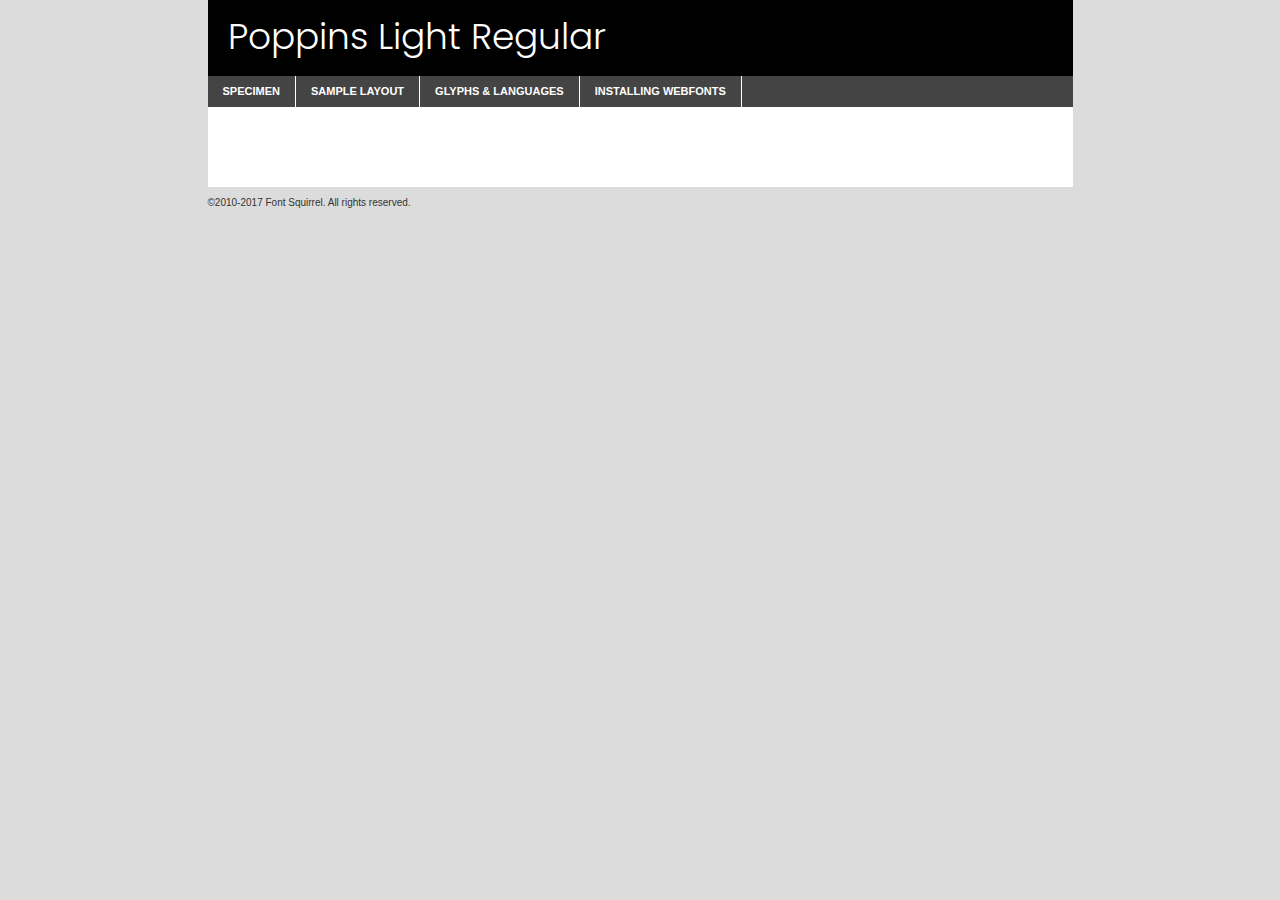
<file: Landing-page/components/fonts/poppins-light-demo.html>
<!DOCTYPE html PUBLIC "-//W3C//DTD XHTML 1.0 Transitional//EN"
	"http://www.w3.org/TR/xhtml1/DTD/xhtml1-transitional.dtd">

<html xmlns="http://www.w3.org/1999/xhtml" xml:lang="en" lang="en">
<head>
	<meta http-equiv="Content-Type" content="text/html; charset=utf-8" />
	<script src="http://ajax.googleapis.com/ajax/libs/jquery/1.7.2/jquery.min.js" type="text/javascript" charset="utf-8"></script>
	<script type="text/javascript">
	(function($){$.fn.easyTabs=function(option){var param=jQuery.extend({fadeSpeed:"fast",defaultContent:1,activeClass:'active'},option);$(this).each(function(){var thisId="#"+this.id;if(param.defaultContent==''){param.defaultContent=1;}
	if(typeof param.defaultContent=="number")
	{var defaultTab=$(thisId+" .tabs li:eq("+(param.defaultContent-1)+") a").attr('href').substr(1);}else{var defaultTab=param.defaultContent;}
	$(thisId+" .tabs li a").each(function(){var tabToHide=$(this).attr('href').substr(1);$("#"+tabToHide).addClass('easytabs-tab-content');});hideAll();changeContent(defaultTab);function hideAll(){$(thisId+" .easytabs-tab-content").hide();}
	function changeContent(tabId){hideAll();$(thisId+" .tabs li").removeClass(param.activeClass);$(thisId+" .tabs li a[href=#"+tabId+"]").closest('li').addClass(param.activeClass);if(param.fadeSpeed!="none")
	{$(thisId+" #"+tabId).fadeIn(param.fadeSpeed);}else{$(thisId+" #"+tabId).show();}}
	$(thisId+" .tabs li").click(function(){var tabId=$(this).find('a').attr('href').substr(1);changeContent(tabId);return false;});});}})(jQuery);
	</script>
	<link rel="stylesheet" href="specimen_files/specimen_stylesheet.css" type="text/css" charset="utf-8" />
	<link rel="stylesheet" href="stylesheet.css" type="text/css" charset="utf-8" />

	<style type="text/css">
					body{
				font-family: 'poppinslight';
							}
		</style>

	<title>Poppins Light Regular Specimen</title>
	
	
	<script type="text/javascript" charset="utf-8">
		$(document).ready(function() {
			$('#container').easyTabs({defaultContent:1});
		});
	</script>
</head>

<body>
<div id="container">
	<div id="header">
		Poppins Light Regular	</div>
	<ul class="tabs">
		<li><a href="#specimen">Specimen</a></li>
		<li><a href="#layout">Sample Layout</a></li>
				<li><a href="#glyphs">Glyphs &amp; Languages</a></li>
		<li><a href="#installing">Installing Webfonts</a></li>
		
	</ul>
	
	<div id="main_content">

		
			<div id="specimen">
		
				<div class="section">
					<div class="grid12 firstcol">
						<div class="huge">AaBb</div>
					</div>
				</div>
		
				<div class="section">
					<div class="glyph_range">A&#x200B;B&#x200b;C&#x200b;D&#x200b;E&#x200b;F&#x200b;G&#x200b;H&#x200b;I&#x200b;J&#x200b;K&#x200b;L&#x200b;M&#x200b;N&#x200b;O&#x200b;P&#x200b;Q&#x200b;R&#x200b;S&#x200b;T&#x200b;U&#x200b;V&#x200b;W&#x200b;X&#x200b;Y&#x200b;Z&#x200b;a&#x200b;b&#x200b;c&#x200b;d&#x200b;e&#x200b;f&#x200b;g&#x200b;h&#x200b;i&#x200b;j&#x200b;k&#x200b;l&#x200b;m&#x200b;n&#x200b;o&#x200b;p&#x200b;q&#x200b;r&#x200b;s&#x200b;t&#x200b;u&#x200b;v&#x200b;w&#x200b;x&#x200b;y&#x200b;z&#x200b;1&#x200b;2&#x200b;3&#x200b;4&#x200b;5&#x200b;6&#x200b;7&#x200b;8&#x200b;9&#x200b;0&#x200b;&amp;&#x200b;.&#x200b;,&#x200b;?&#x200b;!&#x200b;&#64;&#x200b;(&#x200b;)&#x200b;#&#x200b;$&#x200b;%&#x200b;*&#x200b;+&#x200b;-&#x200b;=&#x200b;:&#x200b;;</div>
				</div>
				<div class="section">
					<div class="grid12 firstcol">
						<table class="sample_table">
							<tr><td>10</td><td class="size10">abcdefghijklmnopqrstuvwxyzABCDEFGHIJKLMNOPQRSTUVWXYZ0123456789abcdefghijklmnopqrstuvwxyzABCDEFGHIJKLMNOPQRSTUVWXYZ0123456789abcdefghijklmnopqrstuvwxyzABCDEFGHIJKLMNOPQRSTUVWXYZ</td></tr>
							<tr><td>11</td><td class="size11">abcdefghijklmnopqrstuvwxyzABCDEFGHIJKLMNOPQRSTUVWXYZ0123456789abcdefghijklmnopqrstuvwxyzABCDEFGHIJKLMNOPQRSTUVWXYZ0123456789abcdefghijklmnopqrstuvwxyzABCDEFGHIJKLMNOPQRSTUVWXYZ</td></tr>
							<tr><td>12</td><td class="size12">abcdefghijklmnopqrstuvwxyzABCDEFGHIJKLMNOPQRSTUVWXYZ0123456789abcdefghijklmnopqrstuvwxyzABCDEFGHIJKLMNOPQRSTUVWXYZ0123456789abcdefghijklmnopqrstuvwxyzABCDEFGHIJKLMNOPQRSTUVWXYZ</td></tr>
							<tr><td>13</td><td class="size13">abcdefghijklmnopqrstuvwxyzABCDEFGHIJKLMNOPQRSTUVWXYZ0123456789abcdefghijklmnopqrstuvwxyzABCDEFGHIJKLMNOPQRSTUVWXYZ0123456789abcdefghijklmnopqrstuvwxyzABCDEFGHIJKLMNOPQRSTUVWXYZ</td></tr>
							<tr><td>14</td><td class="size14">abcdefghijklmnopqrstuvwxyzABCDEFGHIJKLMNOPQRSTUVWXYZ0123456789abcdefghijklmnopqrstuvwxyzABCDEFGHIJKLMNOPQRSTUVWXYZ0123456789abcdefghijklmnopqrstuvwxyzABCDEFGHIJKLMNOPQRSTUVWXYZ</td></tr>
							<tr><td>16</td><td class="size16">abcdefghijklmnopqrstuvwxyzABCDEFGHIJKLMNOPQRSTUVWXYZ0123456789abcdefghijklmnopqrstuvwxyzABCDEFGHIJKLMNOPQRSTUVWXYZ</td></tr>
							<tr><td>18</td><td class="size18">abcdefghijklmnopqrstuvwxyzABCDEFGHIJKLMNOPQRSTUVWXYZ0123456789abcdefghijklmnopqrstuvwxyzABCDEFGHIJKLMNOPQRSTUVWXYZ</td></tr>
							<tr><td>20</td><td class="size20">abcdefghijklmnopqrstuvwxyzABCDEFGHIJKLMNOPQRSTUVWXYZ0123456789abcdefghijklmnopqrstuvwxyzABCDEFGHIJKLMNOPQRSTUVWXYZ</td></tr>
							<tr><td>24</td><td class="size24">abcdefghijklmnopqrstuvwxyzABCDEFGHIJKLMNOPQRSTUVWXYZ0123456789abcdefghijklmnopqrstuvwxyzABCDEFGHIJKLMNOPQRSTUVWXYZ</td></tr>
							<tr><td>30</td><td class="size30">abcdefghijklmnopqrstuvwxyzABCDEFGHIJKLMNOPQRSTUVWXYZ0123456789abcdefghijklmnopqrstuvwxyzABCDEFGHIJKLMNOPQRSTUVWXYZ</td></tr>
							<tr><td>36</td><td class="size36">abcdefghijklmnopqrstuvwxyzABCDEFGHIJKLMNOPQRSTUVWXYZ0123456789abcdefghijklmnopqrstuvwxyzABCDEFGHIJKLMNOPQRSTUVWXYZ</td></tr>
							<tr><td>48</td><td class="size48">abcdefghijklmnopqrstuvwxyzABCDEFGHIJKLMNOPQRSTUVWXYZ0123456789abcdefghijklmnopqrstuvwxyzABCDEFGHIJKLMNOPQRSTUVWXYZ</td></tr>
							<tr><td>60</td><td class="size60">abcdefghijklmnopqrstuvwxyzABCDEFGHIJKLMNOPQRSTUVWXYZ0123456789abcdefghijklmnopqrstuvwxyzABCDEFGHIJKLMNOPQRSTUVWXYZ</td></tr>
							<tr><td>72</td><td class="size72">abcdefghijklmnopqrstuvwxyzABCDEFGHIJKLMNOPQRSTUVWXYZ0123456789abcdefghijklmnopqrstuvwxyzABCDEFGHIJKLMNOPQRSTUVWXYZ</td></tr>
							<tr><td>90</td><td class="size90">abcdefghijklmnopqrstuvwxyzABCDEFGHIJKLMNOPQRSTUVWXYZ0123456789abcdefghijklmnopqrstuvwxyzABCDEFGHIJKLMNOPQRSTUVWXYZ</td></tr>
						</table>
				
					</div>
			
				</div>
		
		
		
								<div class="section" id="bodycomparison">


										<div id="xheight">
				<div class="fontbody">&#x25FC;&#x25FC;&#x25FC;&#x25FC;&#x25FC;&#x25FC;&#x25FC;&#x25FC;&#x25FC;&#x25FC;&#x25FC;&#x25FC;&#x25FC;&#x25FC;&#x25FC;&#x25FC;&#x25FC;&#x25FC;&#x25FC;&#x25FC;&#x25FC;&#x25FC;&#x25FC;&#x25FC;&#x25FC;&#x25FC;&#x25FC;&#x25FC;&#x25FC;&#x25FC;&#x25FC;&#x25FC;&#x25FC;&#x25FC;&#x25FC;&#x25FC;&#x25FC;&#x25FC;&#x25FC;&#x25FC;&#x25FC;&#x25FC;&#x25FC;&#x25FC;&#x25FC;&#x25FC;&#x25FC;&#x25FC;&#x25FC;&#x25FC;&#x25FC;&#x25FC;&#x25FC;&#x25FC;&#x25FC;&#x25FC;&#x25FC;&#x25FC;&#x25FC;&#x25FC;&#x25FC;&#x25FC;&#x25FC;&#x25FC;&#x25FC;&#x25FC;&#x25FC;&#x25FC;&#x25FC;&#x25FC;&#x25FC;&#x25FC;&#x25FC;&#x25FC;&#x25FC;&#x25FC;&#x25FC;&#x25FC;&#x25FC;&#x25FC;&#x25FC;&#x25FC;&#x25FC;&#x25FC;&#x25FC;&#x25FC;&#x25FC;&#x25FC;&#x25FC;&#x25FC;&#x25FC;&#x25FC;&#x25FC;&#x25FC;&#x25FC;&#x25FC;&#x25FC;&#x25FC;&#x25FC;body</div><div class="arialbody">body</div><div class="verdanabody">body</div><div class="georgiabody">body</div></div>
										<div class="fontbody" style="z-index:1">
											body<span>Poppins Light Regular</span>
										</div>
										<div class="arialbody" style="z-index:1">
											body<span>Arial</span>
										</div>
										<div class="verdanabody" style="z-index:1">
											body<span>Verdana</span>
										</div>
										<div class="georgiabody" style="z-index:1">
											body<span>Georgia</span>
										</div>



								</div>
		
		
				<div class="section psample psample_row1" id="">
					
					<div class="grid2 firstcol">
						<p class="size10"><span>10.</span>Aenean lacinia bibendum nulla sed consectetur. Fusce dapibus, tellus ac cursus commodo, tortor mauris condimentum nibh, ut fermentum massa justo sit amet risus. Nullam id dolor id nibh ultricies vehicula ut id elit. Cum sociis natoque penatibus et magnis dis parturient montes, nascetur ridiculus mus. Nulla vitae elit libero, a pharetra augue.</p>
			
					</div>
					<div class="grid3">
						<p class="size11"><span>11.</span>Aenean lacinia bibendum nulla sed consectetur. Fusce dapibus, tellus ac cursus commodo, tortor mauris condimentum nibh, ut fermentum massa justo sit amet risus. Nullam id dolor id nibh ultricies vehicula ut id elit. Cum sociis natoque penatibus et magnis dis parturient montes, nascetur ridiculus mus. Nulla vitae elit libero, a pharetra augue.</p>
			
					</div>
					<div class="grid3">
						<p class="size12"><span>12.</span>Aenean lacinia bibendum nulla sed consectetur. Fusce dapibus, tellus ac cursus commodo, tortor mauris condimentum nibh, ut fermentum massa justo sit amet risus. Nullam id dolor id nibh ultricies vehicula ut id elit. Cum sociis natoque penatibus et magnis dis parturient montes, nascetur ridiculus mus. Nulla vitae elit libero, a pharetra augue.</p>
			
					</div>
					<div class="grid4">
						<p class="size13"><span>13.</span>Aenean lacinia bibendum nulla sed consectetur. Fusce dapibus, tellus ac cursus commodo, tortor mauris condimentum nibh, ut fermentum massa justo sit amet risus. Nullam id dolor id nibh ultricies vehicula ut id elit. Cum sociis natoque penatibus et magnis dis parturient montes, nascetur ridiculus mus. Nulla vitae elit libero, a pharetra augue.</p>
			
					</div>
					<div class="white_blend"></div>
					
				</div>
				<div class="section psample psample_row2" id="">
					<div class="grid3 firstcol">
						<p class="size14"><span>14.</span>Aenean lacinia bibendum nulla sed consectetur. Fusce dapibus, tellus ac cursus commodo, tortor mauris condimentum nibh, ut fermentum massa justo sit amet risus. Nullam id dolor id nibh ultricies vehicula ut id elit. Cum sociis natoque penatibus et magnis dis parturient montes, nascetur ridiculus mus. Nulla vitae elit libero, a pharetra augue.</p>
			
					</div>
					<div class="grid4">
						<p class="size16"><span>16.</span>Aenean lacinia bibendum nulla sed consectetur. Fusce dapibus, tellus ac cursus commodo, tortor mauris condimentum nibh, ut fermentum massa justo sit amet risus. Nullam id dolor id nibh ultricies vehicula ut id elit. Cum sociis natoque penatibus et magnis dis parturient montes, nascetur ridiculus mus. Nulla vitae elit libero, a pharetra augue.</p>
			
					</div>
					<div class="grid5">
						<p class="size18"><span>18.</span>Aenean lacinia bibendum nulla sed consectetur. Fusce dapibus, tellus ac cursus commodo, tortor mauris condimentum nibh, ut fermentum massa justo sit amet risus. Nullam id dolor id nibh ultricies vehicula ut id elit. Cum sociis natoque penatibus et magnis dis parturient montes, nascetur ridiculus mus. Nulla vitae elit libero, a pharetra augue.</p>
			
					</div>

					<div class="white_blend"></div>

				</div>
				
				<div class="section psample psample_row3" id="">
					<div class="grid5 firstcol">
						<p class="size20"><span>20.</span>Aenean lacinia bibendum nulla sed consectetur. Fusce dapibus, tellus ac cursus commodo, tortor mauris condimentum nibh, ut fermentum massa justo sit amet risus. Nullam id dolor id nibh ultricies vehicula ut id elit. Cum sociis natoque penatibus et magnis dis parturient montes, nascetur ridiculus mus. Nulla vitae elit libero, a pharetra augue.</p>
					</div>
					<div class="grid7">
						<p class="size24"><span>24.</span>Aenean lacinia bibendum nulla sed consectetur. Fusce dapibus, tellus ac cursus commodo, tortor mauris condimentum nibh, ut fermentum massa justo sit amet risus. Nullam id dolor id nibh ultricies vehicula ut id elit. Cum sociis natoque penatibus et magnis dis parturient montes, nascetur ridiculus mus. Nulla vitae elit libero, a pharetra augue.</p>
					</div>
					
					<div class="white_blend"></div>
					
				</div>
				
				<div class="section psample psample_row4" id="">
					<div class="grid12 firstcol">
						<p class="size30"><span>30.</span>Aenean lacinia bibendum nulla sed consectetur. Fusce dapibus, tellus ac cursus commodo, tortor mauris condimentum nibh, ut fermentum massa justo sit amet risus. Nullam id dolor id nibh ultricies vehicula ut id elit. Cum sociis natoque penatibus et magnis dis parturient montes, nascetur ridiculus mus. Nulla vitae elit libero, a pharetra augue.</p>
					</div>
					<div class="white_blend"></div>
					
				</div>
				
				
				
				<div class="section psample psample_row1 fullreverse">
					<div class="grid2 firstcol">
						<p class="size10"><span>10.</span>Aenean lacinia bibendum nulla sed consectetur. Fusce dapibus, tellus ac cursus commodo, tortor mauris condimentum nibh, ut fermentum massa justo sit amet risus. Nullam id dolor id nibh ultricies vehicula ut id elit. Cum sociis natoque penatibus et magnis dis parturient montes, nascetur ridiculus mus. Nulla vitae elit libero, a pharetra augue.</p>
			
					</div>
					<div class="grid3">
						<p class="size11"><span>11.</span>Aenean lacinia bibendum nulla sed consectetur. Fusce dapibus, tellus ac cursus commodo, tortor mauris condimentum nibh, ut fermentum massa justo sit amet risus. Nullam id dolor id nibh ultricies vehicula ut id elit. Cum sociis natoque penatibus et magnis dis parturient montes, nascetur ridiculus mus. Nulla vitae elit libero, a pharetra augue.</p>
			
					</div>
					<div class="grid3">
						<p class="size12"><span>12.</span>Aenean lacinia bibendum nulla sed consectetur. Fusce dapibus, tellus ac cursus commodo, tortor mauris condimentum nibh, ut fermentum massa justo sit amet risus. Nullam id dolor id nibh ultricies vehicula ut id elit. Cum sociis natoque penatibus et magnis dis parturient montes, nascetur ridiculus mus. Nulla vitae elit libero, a pharetra augue.</p>
			
					</div>
					<div class="grid4">
						<p class="size13"><span>13.</span>Aenean lacinia bibendum nulla sed consectetur. Fusce dapibus, tellus ac cursus commodo, tortor mauris condimentum nibh, ut fermentum massa justo sit amet risus. Nullam id dolor id nibh ultricies vehicula ut id elit. Cum sociis natoque penatibus et magnis dis parturient montes, nascetur ridiculus mus. Nulla vitae elit libero, a pharetra augue.</p>
			
					</div>
					<div class="black_blend"></div>
					
				</div>
				
				<div class="section psample psample_row2 fullreverse">
					<div class="grid3 firstcol">
						<p class="size14"><span>14.</span>Aenean lacinia bibendum nulla sed consectetur. Fusce dapibus, tellus ac cursus commodo, tortor mauris condimentum nibh, ut fermentum massa justo sit amet risus. Nullam id dolor id nibh ultricies vehicula ut id elit. Cum sociis natoque penatibus et magnis dis parturient montes, nascetur ridiculus mus. Nulla vitae elit libero, a pharetra augue.</p>
			
					</div>
					<div class="grid4">
						<p class="size16"><span>16.</span>Aenean lacinia bibendum nulla sed consectetur. Fusce dapibus, tellus ac cursus commodo, tortor mauris condimentum nibh, ut fermentum massa justo sit amet risus. Nullam id dolor id nibh ultricies vehicula ut id elit. Cum sociis natoque penatibus et magnis dis parturient montes, nascetur ridiculus mus. Nulla vitae elit libero, a pharetra augue.</p>
			
					</div>
					<div class="grid5">
						<p class="size18"><span>18.</span>Aenean lacinia bibendum nulla sed consectetur. Fusce dapibus, tellus ac cursus commodo, tortor mauris condimentum nibh, ut fermentum massa justo sit amet risus. Nullam id dolor id nibh ultricies vehicula ut id elit. Cum sociis natoque penatibus et magnis dis parturient montes, nascetur ridiculus mus. Nulla vitae elit libero, a pharetra augue.</p>
			
					</div>
					<div class="black_blend"></div>

				</div>
				
				<div class="section psample fullreverse psample_row3" id="">
					<div class="grid5 firstcol">
						<p class="size20"><span>20.</span>Aenean lacinia bibendum nulla sed consectetur. Fusce dapibus, tellus ac cursus commodo, tortor mauris condimentum nibh, ut fermentum massa justo sit amet risus. Nullam id dolor id nibh ultricies vehicula ut id elit. Cum sociis natoque penatibus et magnis dis parturient montes, nascetur ridiculus mus. Nulla vitae elit libero, a pharetra augue.</p>
					</div>
					<div class="grid7">
						<p class="size24"><span>24.</span>Aenean lacinia bibendum nulla sed consectetur. Fusce dapibus, tellus ac cursus commodo, tortor mauris condimentum nibh, ut fermentum massa justo sit amet risus. Nullam id dolor id nibh ultricies vehicula ut id elit. Cum sociis natoque penatibus et magnis dis parturient montes, nascetur ridiculus mus. Nulla vitae elit libero, a pharetra augue.</p>
					</div>
					
					<div class="black_blend"></div>
					
				</div>
				
				<div class="section psample fullreverse psample_row4" id="" style="border-bottom: 20px #000 solid;">
					<div class="grid12 firstcol">
						<p class="size30"><span>30.</span>Aenean lacinia bibendum nulla sed consectetur. Fusce dapibus, tellus ac cursus commodo, tortor mauris condimentum nibh, ut fermentum massa justo sit amet risus. Nullam id dolor id nibh ultricies vehicula ut id elit. Cum sociis natoque penatibus et magnis dis parturient montes, nascetur ridiculus mus. Nulla vitae elit libero, a pharetra augue.</p>
					</div>
					<div class="black_blend"></div>
					
				</div>
				
				
				
				
			</div>
			
			<div id="layout">
				
				<div class="section">
					
					<div class="grid12 firstcol">
						<h1>Lorem Ipsum Dolor</h1>
						<h2>Etiam porta sem malesuada magna mollis euismod</h2>
						
						<p class="byline">By <a href="#link">Aenean Lacinia</a></p>
					</div>
				</div>
				<div class="section">
					<div class="grid8 firstcol">
						<p class="large">Donec sed odio dui. Morbi leo risus, porta ac consectetur ac, vestibulum at eros. Fusce dapibus, tellus ac cursus commodo, tortor mauris condimentum nibh, ut fermentum massa justo sit amet risus. </p>

						
						<h3>Pellentesque ornare sem</h3>

						<p>Maecenas sed diam eget risus varius blandit sit amet non magna. Maecenas faucibus mollis interdum. Donec ullamcorper nulla non metus auctor fringilla. Nullam id dolor id nibh ultricies vehicula ut id elit. Nullam id dolor id nibh ultricies vehicula ut id elit. </p>

						<p>Aenean eu leo quam. Pellentesque ornare sem lacinia quam venenatis vestibulum. Lorem ipsum dolor sit amet, consectetur adipiscing elit. Cum sociis natoque penatibus et magnis dis parturient montes, nascetur ridiculus mus. </p>

						<p>Nulla vitae elit libero, a pharetra augue. Praesent commodo cursus magna, vel scelerisque nisl consectetur et. Aenean lacinia bibendum nulla sed consectetur. </p>

						<p>Nullam quis risus eget urna mollis ornare vel eu leo. Nullam quis risus eget urna mollis ornare vel eu leo. Maecenas sed diam eget risus varius blandit sit amet non magna. Donec ullamcorper nulla non metus auctor fringilla. </p>

						<h3>Cras mattis consectetur</h3>

						<p>Aenean eu leo quam. Pellentesque ornare sem lacinia quam venenatis vestibulum. Aenean lacinia bibendum nulla sed consectetur. Integer posuere erat a ante venenatis dapibus posuere velit aliquet. Cras mattis consectetur purus sit amet fermentum. </p>

						<p>Nullam id dolor id nibh ultricies vehicula ut id elit. Nullam quis risus eget urna mollis ornare vel eu leo. Cras mattis consectetur purus sit amet fermentum.</p>
					</div>
					
					<div class="grid4 sidebar">
						
						<div class="box reverse">
							<p class="last">Nullam quis risus eget urna mollis ornare vel eu leo. Donec ullamcorper nulla non metus auctor fringilla. Cras mattis consectetur purus sit amet fermentum. Sed posuere consectetur est at lobortis. Lorem ipsum dolor sit amet, consectetur adipiscing elit. </p>
						</div>
						
						<p class="caption">Maecenas sed diam eget risus varius.</p>

						<p>Vestibulum id ligula porta felis euismod semper. Integer posuere erat a ante venenatis dapibus posuere velit aliquet. Vestibulum id ligula porta felis euismod semper. Sed posuere consectetur est at lobortis. Maecenas sed diam eget risus varius blandit sit amet non magna. Fusce dapibus, tellus ac cursus commodo, tortor mauris condimentum nibh, ut fermentum massa justo sit amet risus. </p>

					

						<p>Duis mollis, est non commodo luctus, nisi erat porttitor ligula, eget lacinia odio sem nec elit. Aenean lacinia bibendum nulla sed consectetur. Vivamus sagittis lacus vel augue laoreet rutrum faucibus dolor auctor. Aenean lacinia bibendum nulla sed consectetur. Nullam quis risus eget urna mollis ornare vel eu leo. </p>

						<p>Praesent commodo cursus magna, vel scelerisque nisl consectetur et. Donec ullamcorper nulla non metus auctor fringilla. Maecenas faucibus mollis interdum. Fusce dapibus, tellus ac cursus commodo, tortor mauris condimentum nibh, ut fermentum massa justo sit amet risus. </p>

					</div>
				</div>
				
			</div>


			



		<div id="glyphs">
			<div class="section">
				<div class="grid12 firstcol">
			
				<h1>Language Support</h1>
				<p>The subset of Poppins Light Regular in this kit supports the following languages:<br />
			
					English, Arrernte, Bislama, Cebuano, Fijian, Gilbertese, Hmong, Ibanag, Iloko_ilokano, Interglossa_glosa, Interlingua, Lojban, Manx, Norfolk_pitcairnese, Oromo, Rotokas, Samoan, Sardinian, Seychelles_creole, Shona, Somali, Southern_ndebele, Swahili, Swati_swazi, Tok_pisin, Warlpiri, Xhosa, Zulu, Latinbasic, Demo				</p>
				<h1>Glyph Chart</h1>
				<p>The subset of Poppins Light Regular in this kit includes all the glyphs listed below. Unicode entities are included above each glyph to help you insert individual characters into your layout.</p>
				<div id="glyph_chart">
			
																														 <div><p>&amp;#13;</p>&#13;</div>
																				 <div><p>&amp;#32;</p>&#32;</div>
																				 <div><p>&amp;#33;</p>&#33;</div>
																				 <div><p>&amp;#34;</p>&#34;</div>
																				 <div><p>&amp;#35;</p>&#35;</div>
																				 <div><p>&amp;#36;</p>&#36;</div>
																				 <div><p>&amp;#37;</p>&#37;</div>
																				 <div><p>&amp;#38;</p>&#38;</div>
																				 <div><p>&amp;#39;</p>&#39;</div>
																				 <div><p>&amp;#40;</p>&#40;</div>
																				 <div><p>&amp;#41;</p>&#41;</div>
																				 <div><p>&amp;#42;</p>&#42;</div>
																				 <div><p>&amp;#43;</p>&#43;</div>
																				 <div><p>&amp;#44;</p>&#44;</div>
																				 <div><p>&amp;#46;</p>&#46;</div>
																				 <div><p>&amp;#47;</p>&#47;</div>
																				 <div><p>&amp;#48;</p>&#48;</div>
																				 <div><p>&amp;#49;</p>&#49;</div>
																				 <div><p>&amp;#50;</p>&#50;</div>
																				 <div><p>&amp;#51;</p>&#51;</div>
																				 <div><p>&amp;#52;</p>&#52;</div>
																				 <div><p>&amp;#53;</p>&#53;</div>
																				 <div><p>&amp;#54;</p>&#54;</div>
																				 <div><p>&amp;#55;</p>&#55;</div>
																				 <div><p>&amp;#56;</p>&#56;</div>
																				 <div><p>&amp;#57;</p>&#57;</div>
																				 <div><p>&amp;#60;</p>&#60;</div>
																				 <div><p>&amp;#61;</p>&#61;</div>
																				 <div><p>&amp;#62;</p>&#62;</div>
																				 <div><p>&amp;#63;</p>&#63;</div>
																				 <div><p>&amp;#64;</p>&#64;</div>
																				 <div><p>&amp;#65;</p>&#65;</div>
																				 <div><p>&amp;#66;</p>&#66;</div>
																				 <div><p>&amp;#67;</p>&#67;</div>
																				 <div><p>&amp;#68;</p>&#68;</div>
																				 <div><p>&amp;#69;</p>&#69;</div>
																				 <div><p>&amp;#70;</p>&#70;</div>
																				 <div><p>&amp;#71;</p>&#71;</div>
																				 <div><p>&amp;#72;</p>&#72;</div>
																				 <div><p>&amp;#73;</p>&#73;</div>
																				 <div><p>&amp;#74;</p>&#74;</div>
																				 <div><p>&amp;#75;</p>&#75;</div>
																				 <div><p>&amp;#76;</p>&#76;</div>
																				 <div><p>&amp;#77;</p>&#77;</div>
																				 <div><p>&amp;#78;</p>&#78;</div>
																				 <div><p>&amp;#79;</p>&#79;</div>
																				 <div><p>&amp;#80;</p>&#80;</div>
																				 <div><p>&amp;#81;</p>&#81;</div>
																				 <div><p>&amp;#82;</p>&#82;</div>
																				 <div><p>&amp;#83;</p>&#83;</div>
																				 <div><p>&amp;#84;</p>&#84;</div>
																				 <div><p>&amp;#85;</p>&#85;</div>
																				 <div><p>&amp;#86;</p>&#86;</div>
																				 <div><p>&amp;#87;</p>&#87;</div>
																				 <div><p>&amp;#88;</p>&#88;</div>
																				 <div><p>&amp;#89;</p>&#89;</div>
																				 <div><p>&amp;#90;</p>&#90;</div>
																				 <div><p>&amp;#91;</p>&#91;</div>
																				 <div><p>&amp;#92;</p>&#92;</div>
																				 <div><p>&amp;#93;</p>&#93;</div>
																				 <div><p>&amp;#94;</p>&#94;</div>
																				 <div><p>&amp;#95;</p>&#95;</div>
																				 <div><p>&amp;#96;</p>&#96;</div>
																				 <div><p>&amp;#97;</p>&#97;</div>
																				 <div><p>&amp;#98;</p>&#98;</div>
																				 <div><p>&amp;#99;</p>&#99;</div>
																				 <div><p>&amp;#100;</p>&#100;</div>
																				 <div><p>&amp;#101;</p>&#101;</div>
																				 <div><p>&amp;#102;</p>&#102;</div>
																				 <div><p>&amp;#103;</p>&#103;</div>
																				 <div><p>&amp;#104;</p>&#104;</div>
																				 <div><p>&amp;#105;</p>&#105;</div>
																				 <div><p>&amp;#106;</p>&#106;</div>
																				 <div><p>&amp;#107;</p>&#107;</div>
																				 <div><p>&amp;#108;</p>&#108;</div>
																				 <div><p>&amp;#109;</p>&#109;</div>
																				 <div><p>&amp;#110;</p>&#110;</div>
																				 <div><p>&amp;#111;</p>&#111;</div>
																				 <div><p>&amp;#112;</p>&#112;</div>
																				 <div><p>&amp;#113;</p>&#113;</div>
																				 <div><p>&amp;#114;</p>&#114;</div>
																				 <div><p>&amp;#115;</p>&#115;</div>
																				 <div><p>&amp;#116;</p>&#116;</div>
																				 <div><p>&amp;#117;</p>&#117;</div>
																				 <div><p>&amp;#118;</p>&#118;</div>
																				 <div><p>&amp;#119;</p>&#119;</div>
																				 <div><p>&amp;#120;</p>&#120;</div>
																				 <div><p>&amp;#121;</p>&#121;</div>
																				 <div><p>&amp;#122;</p>&#122;</div>
																				 <div><p>&amp;#123;</p>&#123;</div>
																				 <div><p>&amp;#124;</p>&#124;</div>
																				 <div><p>&amp;#125;</p>&#125;</div>
																				 <div><p>&amp;#126;</p>&#126;</div>
																				 <div><p>&amp;#160;</p>&#160;</div>
																				 <div><p>&amp;#161;</p>&#161;</div>
																				 <div><p>&amp;#162;</p>&#162;</div>
																				 <div><p>&amp;#163;</p>&#163;</div>
																				 <div><p>&amp;#164;</p>&#164;</div>
																				 <div><p>&amp;#165;</p>&#165;</div>
																				 <div><p>&amp;#166;</p>&#166;</div>
																				 <div><p>&amp;#167;</p>&#167;</div>
																				 <div><p>&amp;#168;</p>&#168;</div>
																				 <div><p>&amp;#169;</p>&#169;</div>
																				 <div><p>&amp;#170;</p>&#170;</div>
																				 <div><p>&amp;#171;</p>&#171;</div>
																				 <div><p>&amp;#172;</p>&#172;</div>
																				 <div><p>&amp;#174;</p>&#174;</div>
																				 <div><p>&amp;#175;</p>&#175;</div>
																				 <div><p>&amp;#176;</p>&#176;</div>
																				 <div><p>&amp;#177;</p>&#177;</div>
																				 <div><p>&amp;#178;</p>&#178;</div>
																				 <div><p>&amp;#179;</p>&#179;</div>
																				 <div><p>&amp;#180;</p>&#180;</div>
																				 <div><p>&amp;#181;</p>&#181;</div>
																				 <div><p>&amp;#182;</p>&#182;</div>
																				 <div><p>&amp;#184;</p>&#184;</div>
																				 <div><p>&amp;#185;</p>&#185;</div>
																				 <div><p>&amp;#186;</p>&#186;</div>
																				 <div><p>&amp;#187;</p>&#187;</div>
																				 <div><p>&amp;#188;</p>&#188;</div>
																				 <div><p>&amp;#189;</p>&#189;</div>
																				 <div><p>&amp;#190;</p>&#190;</div>
																				 <div><p>&amp;#191;</p>&#191;</div>
																				 <div><p>&amp;#198;</p>&#198;</div>
																				 <div><p>&amp;#199;</p>&#199;</div>
																				 <div><p>&amp;#208;</p>&#208;</div>
																				 <div><p>&amp;#215;</p>&#215;</div>
																				 <div><p>&amp;#216;</p>&#216;</div>
																				 <div><p>&amp;#222;</p>&#222;</div>
																				 <div><p>&amp;#223;</p>&#223;</div>
																				 <div><p>&amp;#230;</p>&#230;</div>
																				 <div><p>&amp;#231;</p>&#231;</div>
																				 <div><p>&amp;#240;</p>&#240;</div>
																				 <div><p>&amp;#247;</p>&#247;</div>
																				 <div><p>&amp;#248;</p>&#248;</div>
																				 <div><p>&amp;#254;</p>&#254;</div>
																				 <div><p>&amp;#305;</p>&#305;</div>
																				 <div><p>&amp;#338;</p>&#338;</div>
																				 <div><p>&amp;#339;</p>&#339;</div>
																				 <div><p>&amp;#710;</p>&#710;</div>
																				 <div><p>&amp;#730;</p>&#730;</div>
																				 <div><p>&amp;#732;</p>&#732;</div>
																				 <div><p>&amp;#8192;</p>&#8192;</div>
																				 <div><p>&amp;#8193;</p>&#8193;</div>
																				 <div><p>&amp;#8194;</p>&#8194;</div>
																				 <div><p>&amp;#8195;</p>&#8195;</div>
																				 <div><p>&amp;#8196;</p>&#8196;</div>
																				 <div><p>&amp;#8197;</p>&#8197;</div>
																				 <div><p>&amp;#8198;</p>&#8198;</div>
																				 <div><p>&amp;#8199;</p>&#8199;</div>
																				 <div><p>&amp;#8200;</p>&#8200;</div>
																				 <div><p>&amp;#8201;</p>&#8201;</div>
																				 <div><p>&amp;#8202;</p>&#8202;</div>
																				 <div><p>&amp;#8211;</p>&#8211;</div>
																				 <div><p>&amp;#8212;</p>&#8212;</div>
																				 <div><p>&amp;#8216;</p>&#8216;</div>
																				 <div><p>&amp;#8217;</p>&#8217;</div>
																				 <div><p>&amp;#8218;</p>&#8218;</div>
																				 <div><p>&amp;#8220;</p>&#8220;</div>
																				 <div><p>&amp;#8221;</p>&#8221;</div>
																				 <div><p>&amp;#8222;</p>&#8222;</div>
																				 <div><p>&amp;#8226;</p>&#8226;</div>
																				 <div><p>&amp;#8239;</p>&#8239;</div>
																				 <div><p>&amp;#8249;</p>&#8249;</div>
																				 <div><p>&amp;#8250;</p>&#8250;</div>
																				 <div><p>&amp;#8287;</p>&#8287;</div>
																				 <div><p>&amp;#8364;</p>&#8364;</div>
																				 <div><p>&amp;#8482;</p>&#8482;</div>
																				 <div><p>&amp;#8722;</p>&#8722;</div>
																				 <div><p>&amp;#9724;</p>&#9724;</div>
																				 <div><p>&amp;#64257;</p>&#64257;</div>
																																																</div>	
				</div>
		
		
			</div>
		</div>
		
		
		<div id="specs">
			
		</div>
	
		<div id="installing">
			<div class="section">
				<div class="grid7 firstcol">
					<h1>Installing Webfonts</h1>
					
					<p>Webfonts are supported by all major browser platforms but not all in the same way. There are currently four different font formats that must be included in order to target all browsers. This includes TTF, WOFF, EOT and SVG.</p>
					
					<h2>1. Upload your webfonts</h2>
					<p>You must upload your webfont kit to your website. They should be in or near the same directory as your CSS files.</p>
					
					<h2>2. Include the webfont stylesheet</h2>
					<p>A special CSS @font-face declaration helps the various browsers select the appropriate font it needs without causing you a bunch of headaches. Learn more about this syntax by reading the <a href="https://www.fontspring.com/blog/further-hardening-of-the-bulletproof-syntax">Fontspring blog post</a> about it. The code for it is as follows:</p>


<code>
@font-face{ 
	font-family: 'MyWebFont';
	src: url('WebFont.eot');
	src: url('WebFont.eot?#iefix') format('embedded-opentype'),
	     url('WebFont.woff') format('woff'),
	     url('WebFont.ttf') format('truetype'),
	     url('WebFont.svg#webfont') format('svg');
}
</code>

	<p>We've already gone ahead and generated the code for you. All you have to do is link to the stylesheet in your HTML, like this:</p>
	<code>&lt;link rel=&quot;stylesheet&quot; href=&quot;stylesheet.css&quot; type=&quot;text/css&quot; charset=&quot;utf-8&quot; /&gt;</code>

					<h2>3. Modify your own stylesheet</h2>
					<p>To take advantage of your new fonts, you must tell your stylesheet to use them. Look at the original @font-face declaration above and find the property called "font-family." The name linked there will be what you use to reference the font. Prepend that webfont name to the font stack in the "font-family" property, inside the selector you want to change. For example:</p>
<code>p { font-family: 'WebFont', Arial, sans-serif; }</code>

<h2>4. Test</h2>
<p>Getting webfonts to work cross-browser <em>can</em> be tricky. Use the information in the sidebar to help you if you find that fonts aren't loading in a particular browser.</p>
				</div>
				
				<div class="grid5 sidebar">
					<div class="box">
						<h2>Troubleshooting<br />Font-Face Problems</h2>
						<p>Having trouble getting your webfonts to load in your new website? Here are some tips to sort out what might be the problem.</p>

						<h3>Fonts not showing in any browser</h3>

						<p>This sounds like you need to work on the plumbing. You either did not upload the fonts to the correct directory, or you did not link the fonts properly in the CSS. If you've confirmed that all this is correct and you still have a problem, take a look at your .htaccess file and see if requests are getting intercepted.</p>

						<h3>Fonts not loading in iPhone or iPad</h3>

						<p>The most common problem here is that you are serving the fonts from an IIS server. IIS refuses to serve files that have unknown MIME types. If that is the case, you must set the MIME type for SVG to "image/svg+xml" in the server settings. Follow these instructions from Microsoft if you need help.</p>

						<h3>Fonts not loading in Firefox</h3>

						<p>The primary reason for this failure? You are still using a version Firefox older than 3.5. So upgrade already! If that isn't it, then you are very likely serving fonts from a different domain. Firefox requires that all font assets be served from the same domain. Lastly it is possible that you need to add WOFF to your list of MIME types (if you are serving via IIS.)</p>

						<h3>Fonts not loading in IE</h3>

						<p>Are you looking at Internet Explorer on an actual Windows machine or are you cheating by using a service like Adobe BrowserLab? Many of these screenshot services do not render @font-face for IE. Best to test it on a real machine.</p>

						<h3>Fonts not loading in IE9</h3>

						<p>IE9, like Firefox, requires that fonts be served from the same domain as the website. Make sure that is the case.</p>
					</div>
				</div>
			</div>
			
		</div>
	
	</div>
	<div id="footer">
		<p>&copy;2010-2017 Font Squirrel. All rights reserved.</p>
	</div>
</div>
</body>
</html>
</file>
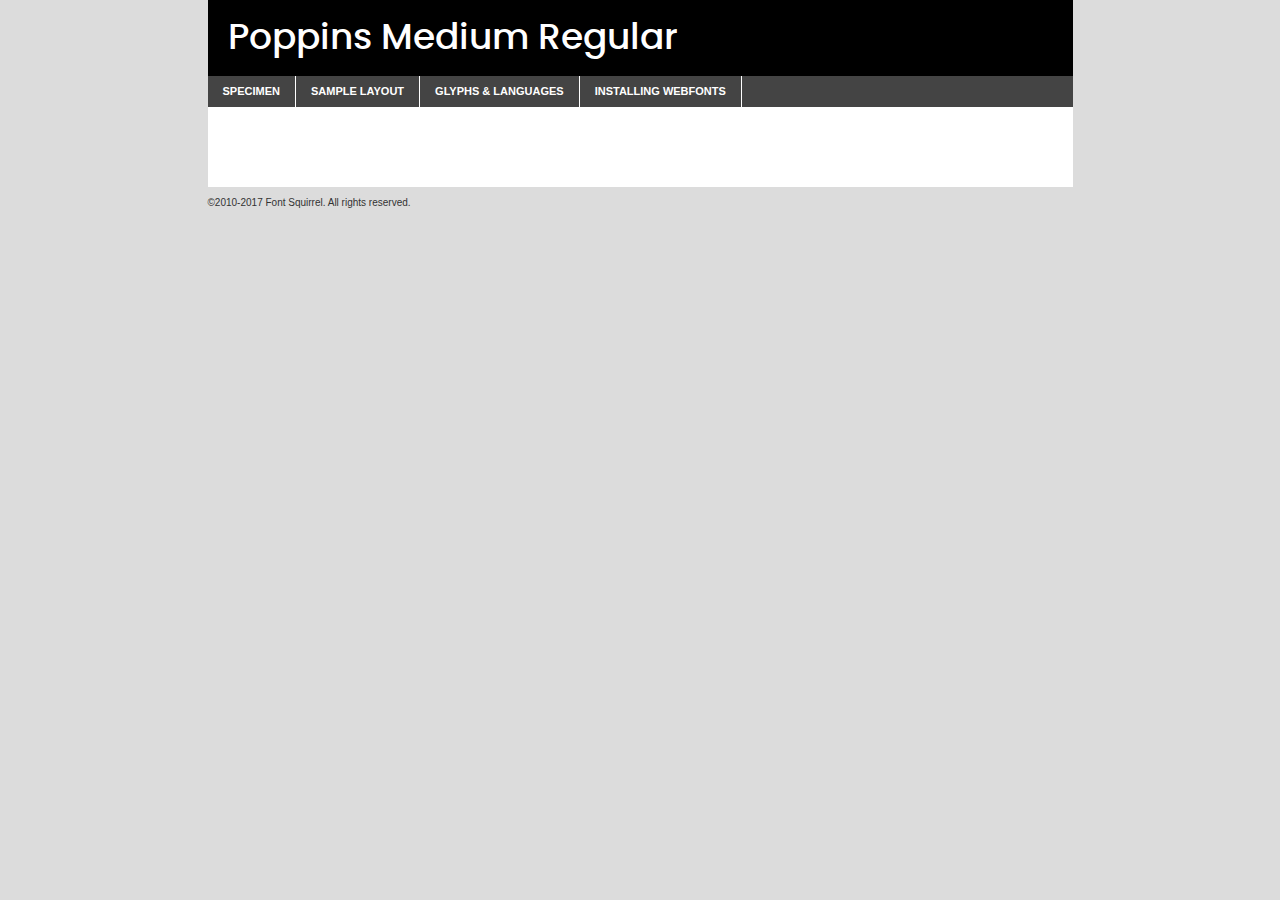
<file: Landing-page/components/fonts/poppins-medium-demo.html>
<!DOCTYPE html PUBLIC "-//W3C//DTD XHTML 1.0 Transitional//EN"
	"http://www.w3.org/TR/xhtml1/DTD/xhtml1-transitional.dtd">

<html xmlns="http://www.w3.org/1999/xhtml" xml:lang="en" lang="en">
<head>
	<meta http-equiv="Content-Type" content="text/html; charset=utf-8" />
	<script src="http://ajax.googleapis.com/ajax/libs/jquery/1.7.2/jquery.min.js" type="text/javascript" charset="utf-8"></script>
	<script type="text/javascript">
	(function($){$.fn.easyTabs=function(option){var param=jQuery.extend({fadeSpeed:"fast",defaultContent:1,activeClass:'active'},option);$(this).each(function(){var thisId="#"+this.id;if(param.defaultContent==''){param.defaultContent=1;}
	if(typeof param.defaultContent=="number")
	{var defaultTab=$(thisId+" .tabs li:eq("+(param.defaultContent-1)+") a").attr('href').substr(1);}else{var defaultTab=param.defaultContent;}
	$(thisId+" .tabs li a").each(function(){var tabToHide=$(this).attr('href').substr(1);$("#"+tabToHide).addClass('easytabs-tab-content');});hideAll();changeContent(defaultTab);function hideAll(){$(thisId+" .easytabs-tab-content").hide();}
	function changeContent(tabId){hideAll();$(thisId+" .tabs li").removeClass(param.activeClass);$(thisId+" .tabs li a[href=#"+tabId+"]").closest('li').addClass(param.activeClass);if(param.fadeSpeed!="none")
	{$(thisId+" #"+tabId).fadeIn(param.fadeSpeed);}else{$(thisId+" #"+tabId).show();}}
	$(thisId+" .tabs li").click(function(){var tabId=$(this).find('a').attr('href').substr(1);changeContent(tabId);return false;});});}})(jQuery);
	</script>
	<link rel="stylesheet" href="specimen_files/specimen_stylesheet.css" type="text/css" charset="utf-8" />
	<link rel="stylesheet" href="stylesheet.css" type="text/css" charset="utf-8" />

	<style type="text/css">
					body{
				font-family: 'poppinsmedium';
							}
		</style>

	<title>Poppins Medium Regular Specimen</title>
	
	
	<script type="text/javascript" charset="utf-8">
		$(document).ready(function() {
			$('#container').easyTabs({defaultContent:1});
		});
	</script>
</head>

<body>
<div id="container">
	<div id="header">
		Poppins Medium Regular	</div>
	<ul class="tabs">
		<li><a href="#specimen">Specimen</a></li>
		<li><a href="#layout">Sample Layout</a></li>
				<li><a href="#glyphs">Glyphs &amp; Languages</a></li>
		<li><a href="#installing">Installing Webfonts</a></li>
		
	</ul>
	
	<div id="main_content">

		
			<div id="specimen">
		
				<div class="section">
					<div class="grid12 firstcol">
						<div class="huge">AaBb</div>
					</div>
				</div>
		
				<div class="section">
					<div class="glyph_range">A&#x200B;B&#x200b;C&#x200b;D&#x200b;E&#x200b;F&#x200b;G&#x200b;H&#x200b;I&#x200b;J&#x200b;K&#x200b;L&#x200b;M&#x200b;N&#x200b;O&#x200b;P&#x200b;Q&#x200b;R&#x200b;S&#x200b;T&#x200b;U&#x200b;V&#x200b;W&#x200b;X&#x200b;Y&#x200b;Z&#x200b;a&#x200b;b&#x200b;c&#x200b;d&#x200b;e&#x200b;f&#x200b;g&#x200b;h&#x200b;i&#x200b;j&#x200b;k&#x200b;l&#x200b;m&#x200b;n&#x200b;o&#x200b;p&#x200b;q&#x200b;r&#x200b;s&#x200b;t&#x200b;u&#x200b;v&#x200b;w&#x200b;x&#x200b;y&#x200b;z&#x200b;1&#x200b;2&#x200b;3&#x200b;4&#x200b;5&#x200b;6&#x200b;7&#x200b;8&#x200b;9&#x200b;0&#x200b;&amp;&#x200b;.&#x200b;,&#x200b;?&#x200b;!&#x200b;&#64;&#x200b;(&#x200b;)&#x200b;#&#x200b;$&#x200b;%&#x200b;*&#x200b;+&#x200b;-&#x200b;=&#x200b;:&#x200b;;</div>
				</div>
				<div class="section">
					<div class="grid12 firstcol">
						<table class="sample_table">
							<tr><td>10</td><td class="size10">abcdefghijklmnopqrstuvwxyzABCDEFGHIJKLMNOPQRSTUVWXYZ0123456789abcdefghijklmnopqrstuvwxyzABCDEFGHIJKLMNOPQRSTUVWXYZ0123456789abcdefghijklmnopqrstuvwxyzABCDEFGHIJKLMNOPQRSTUVWXYZ</td></tr>
							<tr><td>11</td><td class="size11">abcdefghijklmnopqrstuvwxyzABCDEFGHIJKLMNOPQRSTUVWXYZ0123456789abcdefghijklmnopqrstuvwxyzABCDEFGHIJKLMNOPQRSTUVWXYZ0123456789abcdefghijklmnopqrstuvwxyzABCDEFGHIJKLMNOPQRSTUVWXYZ</td></tr>
							<tr><td>12</td><td class="size12">abcdefghijklmnopqrstuvwxyzABCDEFGHIJKLMNOPQRSTUVWXYZ0123456789abcdefghijklmnopqrstuvwxyzABCDEFGHIJKLMNOPQRSTUVWXYZ0123456789abcdefghijklmnopqrstuvwxyzABCDEFGHIJKLMNOPQRSTUVWXYZ</td></tr>
							<tr><td>13</td><td class="size13">abcdefghijklmnopqrstuvwxyzABCDEFGHIJKLMNOPQRSTUVWXYZ0123456789abcdefghijklmnopqrstuvwxyzABCDEFGHIJKLMNOPQRSTUVWXYZ0123456789abcdefghijklmnopqrstuvwxyzABCDEFGHIJKLMNOPQRSTUVWXYZ</td></tr>
							<tr><td>14</td><td class="size14">abcdefghijklmnopqrstuvwxyzABCDEFGHIJKLMNOPQRSTUVWXYZ0123456789abcdefghijklmnopqrstuvwxyzABCDEFGHIJKLMNOPQRSTUVWXYZ0123456789abcdefghijklmnopqrstuvwxyzABCDEFGHIJKLMNOPQRSTUVWXYZ</td></tr>
							<tr><td>16</td><td class="size16">abcdefghijklmnopqrstuvwxyzABCDEFGHIJKLMNOPQRSTUVWXYZ0123456789abcdefghijklmnopqrstuvwxyzABCDEFGHIJKLMNOPQRSTUVWXYZ</td></tr>
							<tr><td>18</td><td class="size18">abcdefghijklmnopqrstuvwxyzABCDEFGHIJKLMNOPQRSTUVWXYZ0123456789abcdefghijklmnopqrstuvwxyzABCDEFGHIJKLMNOPQRSTUVWXYZ</td></tr>
							<tr><td>20</td><td class="size20">abcdefghijklmnopqrstuvwxyzABCDEFGHIJKLMNOPQRSTUVWXYZ0123456789abcdefghijklmnopqrstuvwxyzABCDEFGHIJKLMNOPQRSTUVWXYZ</td></tr>
							<tr><td>24</td><td class="size24">abcdefghijklmnopqrstuvwxyzABCDEFGHIJKLMNOPQRSTUVWXYZ0123456789abcdefghijklmnopqrstuvwxyzABCDEFGHIJKLMNOPQRSTUVWXYZ</td></tr>
							<tr><td>30</td><td class="size30">abcdefghijklmnopqrstuvwxyzABCDEFGHIJKLMNOPQRSTUVWXYZ0123456789abcdefghijklmnopqrstuvwxyzABCDEFGHIJKLMNOPQRSTUVWXYZ</td></tr>
							<tr><td>36</td><td class="size36">abcdefghijklmnopqrstuvwxyzABCDEFGHIJKLMNOPQRSTUVWXYZ0123456789abcdefghijklmnopqrstuvwxyzABCDEFGHIJKLMNOPQRSTUVWXYZ</td></tr>
							<tr><td>48</td><td class="size48">abcdefghijklmnopqrstuvwxyzABCDEFGHIJKLMNOPQRSTUVWXYZ0123456789abcdefghijklmnopqrstuvwxyzABCDEFGHIJKLMNOPQRSTUVWXYZ</td></tr>
							<tr><td>60</td><td class="size60">abcdefghijklmnopqrstuvwxyzABCDEFGHIJKLMNOPQRSTUVWXYZ0123456789abcdefghijklmnopqrstuvwxyzABCDEFGHIJKLMNOPQRSTUVWXYZ</td></tr>
							<tr><td>72</td><td class="size72">abcdefghijklmnopqrstuvwxyzABCDEFGHIJKLMNOPQRSTUVWXYZ0123456789abcdefghijklmnopqrstuvwxyzABCDEFGHIJKLMNOPQRSTUVWXYZ</td></tr>
							<tr><td>90</td><td class="size90">abcdefghijklmnopqrstuvwxyzABCDEFGHIJKLMNOPQRSTUVWXYZ0123456789abcdefghijklmnopqrstuvwxyzABCDEFGHIJKLMNOPQRSTUVWXYZ</td></tr>
						</table>
				
					</div>
			
				</div>
		
		
		
								<div class="section" id="bodycomparison">


										<div id="xheight">
				<div class="fontbody">&#x25FC;&#x25FC;&#x25FC;&#x25FC;&#x25FC;&#x25FC;&#x25FC;&#x25FC;&#x25FC;&#x25FC;&#x25FC;&#x25FC;&#x25FC;&#x25FC;&#x25FC;&#x25FC;&#x25FC;&#x25FC;&#x25FC;&#x25FC;&#x25FC;&#x25FC;&#x25FC;&#x25FC;&#x25FC;&#x25FC;&#x25FC;&#x25FC;&#x25FC;&#x25FC;&#x25FC;&#x25FC;&#x25FC;&#x25FC;&#x25FC;&#x25FC;&#x25FC;&#x25FC;&#x25FC;&#x25FC;&#x25FC;&#x25FC;&#x25FC;&#x25FC;&#x25FC;&#x25FC;&#x25FC;&#x25FC;&#x25FC;&#x25FC;&#x25FC;&#x25FC;&#x25FC;&#x25FC;&#x25FC;&#x25FC;&#x25FC;&#x25FC;&#x25FC;&#x25FC;&#x25FC;&#x25FC;&#x25FC;&#x25FC;&#x25FC;&#x25FC;&#x25FC;&#x25FC;&#x25FC;&#x25FC;&#x25FC;&#x25FC;&#x25FC;&#x25FC;&#x25FC;&#x25FC;&#x25FC;&#x25FC;&#x25FC;&#x25FC;&#x25FC;&#x25FC;&#x25FC;&#x25FC;&#x25FC;&#x25FC;&#x25FC;&#x25FC;&#x25FC;&#x25FC;&#x25FC;&#x25FC;&#x25FC;&#x25FC;&#x25FC;&#x25FC;&#x25FC;&#x25FC;&#x25FC;body</div><div class="arialbody">body</div><div class="verdanabody">body</div><div class="georgiabody">body</div></div>
										<div class="fontbody" style="z-index:1">
											body<span>Poppins Medium Regular</span>
										</div>
										<div class="arialbody" style="z-index:1">
											body<span>Arial</span>
										</div>
										<div class="verdanabody" style="z-index:1">
											body<span>Verdana</span>
										</div>
										<div class="georgiabody" style="z-index:1">
											body<span>Georgia</span>
										</div>



								</div>
		
		
				<div class="section psample psample_row1" id="">
					
					<div class="grid2 firstcol">
						<p class="size10"><span>10.</span>Aenean lacinia bibendum nulla sed consectetur. Fusce dapibus, tellus ac cursus commodo, tortor mauris condimentum nibh, ut fermentum massa justo sit amet risus. Nullam id dolor id nibh ultricies vehicula ut id elit. Cum sociis natoque penatibus et magnis dis parturient montes, nascetur ridiculus mus. Nulla vitae elit libero, a pharetra augue.</p>
			
					</div>
					<div class="grid3">
						<p class="size11"><span>11.</span>Aenean lacinia bibendum nulla sed consectetur. Fusce dapibus, tellus ac cursus commodo, tortor mauris condimentum nibh, ut fermentum massa justo sit amet risus. Nullam id dolor id nibh ultricies vehicula ut id elit. Cum sociis natoque penatibus et magnis dis parturient montes, nascetur ridiculus mus. Nulla vitae elit libero, a pharetra augue.</p>
			
					</div>
					<div class="grid3">
						<p class="size12"><span>12.</span>Aenean lacinia bibendum nulla sed consectetur. Fusce dapibus, tellus ac cursus commodo, tortor mauris condimentum nibh, ut fermentum massa justo sit amet risus. Nullam id dolor id nibh ultricies vehicula ut id elit. Cum sociis natoque penatibus et magnis dis parturient montes, nascetur ridiculus mus. Nulla vitae elit libero, a pharetra augue.</p>
			
					</div>
					<div class="grid4">
						<p class="size13"><span>13.</span>Aenean lacinia bibendum nulla sed consectetur. Fusce dapibus, tellus ac cursus commodo, tortor mauris condimentum nibh, ut fermentum massa justo sit amet risus. Nullam id dolor id nibh ultricies vehicula ut id elit. Cum sociis natoque penatibus et magnis dis parturient montes, nascetur ridiculus mus. Nulla vitae elit libero, a pharetra augue.</p>
			
					</div>
					<div class="white_blend"></div>
					
				</div>
				<div class="section psample psample_row2" id="">
					<div class="grid3 firstcol">
						<p class="size14"><span>14.</span>Aenean lacinia bibendum nulla sed consectetur. Fusce dapibus, tellus ac cursus commodo, tortor mauris condimentum nibh, ut fermentum massa justo sit amet risus. Nullam id dolor id nibh ultricies vehicula ut id elit. Cum sociis natoque penatibus et magnis dis parturient montes, nascetur ridiculus mus. Nulla vitae elit libero, a pharetra augue.</p>
			
					</div>
					<div class="grid4">
						<p class="size16"><span>16.</span>Aenean lacinia bibendum nulla sed consectetur. Fusce dapibus, tellus ac cursus commodo, tortor mauris condimentum nibh, ut fermentum massa justo sit amet risus. Nullam id dolor id nibh ultricies vehicula ut id elit. Cum sociis natoque penatibus et magnis dis parturient montes, nascetur ridiculus mus. Nulla vitae elit libero, a pharetra augue.</p>
			
					</div>
					<div class="grid5">
						<p class="size18"><span>18.</span>Aenean lacinia bibendum nulla sed consectetur. Fusce dapibus, tellus ac cursus commodo, tortor mauris condimentum nibh, ut fermentum massa justo sit amet risus. Nullam id dolor id nibh ultricies vehicula ut id elit. Cum sociis natoque penatibus et magnis dis parturient montes, nascetur ridiculus mus. Nulla vitae elit libero, a pharetra augue.</p>
			
					</div>

					<div class="white_blend"></div>

				</div>
				
				<div class="section psample psample_row3" id="">
					<div class="grid5 firstcol">
						<p class="size20"><span>20.</span>Aenean lacinia bibendum nulla sed consectetur. Fusce dapibus, tellus ac cursus commodo, tortor mauris condimentum nibh, ut fermentum massa justo sit amet risus. Nullam id dolor id nibh ultricies vehicula ut id elit. Cum sociis natoque penatibus et magnis dis parturient montes, nascetur ridiculus mus. Nulla vitae elit libero, a pharetra augue.</p>
					</div>
					<div class="grid7">
						<p class="size24"><span>24.</span>Aenean lacinia bibendum nulla sed consectetur. Fusce dapibus, tellus ac cursus commodo, tortor mauris condimentum nibh, ut fermentum massa justo sit amet risus. Nullam id dolor id nibh ultricies vehicula ut id elit. Cum sociis natoque penatibus et magnis dis parturient montes, nascetur ridiculus mus. Nulla vitae elit libero, a pharetra augue.</p>
					</div>
					
					<div class="white_blend"></div>
					
				</div>
				
				<div class="section psample psample_row4" id="">
					<div class="grid12 firstcol">
						<p class="size30"><span>30.</span>Aenean lacinia bibendum nulla sed consectetur. Fusce dapibus, tellus ac cursus commodo, tortor mauris condimentum nibh, ut fermentum massa justo sit amet risus. Nullam id dolor id nibh ultricies vehicula ut id elit. Cum sociis natoque penatibus et magnis dis parturient montes, nascetur ridiculus mus. Nulla vitae elit libero, a pharetra augue.</p>
					</div>
					<div class="white_blend"></div>
					
				</div>
				
				
				
				<div class="section psample psample_row1 fullreverse">
					<div class="grid2 firstcol">
						<p class="size10"><span>10.</span>Aenean lacinia bibendum nulla sed consectetur. Fusce dapibus, tellus ac cursus commodo, tortor mauris condimentum nibh, ut fermentum massa justo sit amet risus. Nullam id dolor id nibh ultricies vehicula ut id elit. Cum sociis natoque penatibus et magnis dis parturient montes, nascetur ridiculus mus. Nulla vitae elit libero, a pharetra augue.</p>
			
					</div>
					<div class="grid3">
						<p class="size11"><span>11.</span>Aenean lacinia bibendum nulla sed consectetur. Fusce dapibus, tellus ac cursus commodo, tortor mauris condimentum nibh, ut fermentum massa justo sit amet risus. Nullam id dolor id nibh ultricies vehicula ut id elit. Cum sociis natoque penatibus et magnis dis parturient montes, nascetur ridiculus mus. Nulla vitae elit libero, a pharetra augue.</p>
			
					</div>
					<div class="grid3">
						<p class="size12"><span>12.</span>Aenean lacinia bibendum nulla sed consectetur. Fusce dapibus, tellus ac cursus commodo, tortor mauris condimentum nibh, ut fermentum massa justo sit amet risus. Nullam id dolor id nibh ultricies vehicula ut id elit. Cum sociis natoque penatibus et magnis dis parturient montes, nascetur ridiculus mus. Nulla vitae elit libero, a pharetra augue.</p>
			
					</div>
					<div class="grid4">
						<p class="size13"><span>13.</span>Aenean lacinia bibendum nulla sed consectetur. Fusce dapibus, tellus ac cursus commodo, tortor mauris condimentum nibh, ut fermentum massa justo sit amet risus. Nullam id dolor id nibh ultricies vehicula ut id elit. Cum sociis natoque penatibus et magnis dis parturient montes, nascetur ridiculus mus. Nulla vitae elit libero, a pharetra augue.</p>
			
					</div>
					<div class="black_blend"></div>
					
				</div>
				
				<div class="section psample psample_row2 fullreverse">
					<div class="grid3 firstcol">
						<p class="size14"><span>14.</span>Aenean lacinia bibendum nulla sed consectetur. Fusce dapibus, tellus ac cursus commodo, tortor mauris condimentum nibh, ut fermentum massa justo sit amet risus. Nullam id dolor id nibh ultricies vehicula ut id elit. Cum sociis natoque penatibus et magnis dis parturient montes, nascetur ridiculus mus. Nulla vitae elit libero, a pharetra augue.</p>
			
					</div>
					<div class="grid4">
						<p class="size16"><span>16.</span>Aenean lacinia bibendum nulla sed consectetur. Fusce dapibus, tellus ac cursus commodo, tortor mauris condimentum nibh, ut fermentum massa justo sit amet risus. Nullam id dolor id nibh ultricies vehicula ut id elit. Cum sociis natoque penatibus et magnis dis parturient montes, nascetur ridiculus mus. Nulla vitae elit libero, a pharetra augue.</p>
			
					</div>
					<div class="grid5">
						<p class="size18"><span>18.</span>Aenean lacinia bibendum nulla sed consectetur. Fusce dapibus, tellus ac cursus commodo, tortor mauris condimentum nibh, ut fermentum massa justo sit amet risus. Nullam id dolor id nibh ultricies vehicula ut id elit. Cum sociis natoque penatibus et magnis dis parturient montes, nascetur ridiculus mus. Nulla vitae elit libero, a pharetra augue.</p>
			
					</div>
					<div class="black_blend"></div>

				</div>
				
				<div class="section psample fullreverse psample_row3" id="">
					<div class="grid5 firstcol">
						<p class="size20"><span>20.</span>Aenean lacinia bibendum nulla sed consectetur. Fusce dapibus, tellus ac cursus commodo, tortor mauris condimentum nibh, ut fermentum massa justo sit amet risus. Nullam id dolor id nibh ultricies vehicula ut id elit. Cum sociis natoque penatibus et magnis dis parturient montes, nascetur ridiculus mus. Nulla vitae elit libero, a pharetra augue.</p>
					</div>
					<div class="grid7">
						<p class="size24"><span>24.</span>Aenean lacinia bibendum nulla sed consectetur. Fusce dapibus, tellus ac cursus commodo, tortor mauris condimentum nibh, ut fermentum massa justo sit amet risus. Nullam id dolor id nibh ultricies vehicula ut id elit. Cum sociis natoque penatibus et magnis dis parturient montes, nascetur ridiculus mus. Nulla vitae elit libero, a pharetra augue.</p>
					</div>
					
					<div class="black_blend"></div>
					
				</div>
				
				<div class="section psample fullreverse psample_row4" id="" style="border-bottom: 20px #000 solid;">
					<div class="grid12 firstcol">
						<p class="size30"><span>30.</span>Aenean lacinia bibendum nulla sed consectetur. Fusce dapibus, tellus ac cursus commodo, tortor mauris condimentum nibh, ut fermentum massa justo sit amet risus. Nullam id dolor id nibh ultricies vehicula ut id elit. Cum sociis natoque penatibus et magnis dis parturient montes, nascetur ridiculus mus. Nulla vitae elit libero, a pharetra augue.</p>
					</div>
					<div class="black_blend"></div>
					
				</div>
				
				
				
				
			</div>
			
			<div id="layout">
				
				<div class="section">
					
					<div class="grid12 firstcol">
						<h1>Lorem Ipsum Dolor</h1>
						<h2>Etiam porta sem malesuada magna mollis euismod</h2>
						
						<p class="byline">By <a href="#link">Aenean Lacinia</a></p>
					</div>
				</div>
				<div class="section">
					<div class="grid8 firstcol">
						<p class="large">Donec sed odio dui. Morbi leo risus, porta ac consectetur ac, vestibulum at eros. Fusce dapibus, tellus ac cursus commodo, tortor mauris condimentum nibh, ut fermentum massa justo sit amet risus. </p>

						
						<h3>Pellentesque ornare sem</h3>

						<p>Maecenas sed diam eget risus varius blandit sit amet non magna. Maecenas faucibus mollis interdum. Donec ullamcorper nulla non metus auctor fringilla. Nullam id dolor id nibh ultricies vehicula ut id elit. Nullam id dolor id nibh ultricies vehicula ut id elit. </p>

						<p>Aenean eu leo quam. Pellentesque ornare sem lacinia quam venenatis vestibulum. Lorem ipsum dolor sit amet, consectetur adipiscing elit. Cum sociis natoque penatibus et magnis dis parturient montes, nascetur ridiculus mus. </p>

						<p>Nulla vitae elit libero, a pharetra augue. Praesent commodo cursus magna, vel scelerisque nisl consectetur et. Aenean lacinia bibendum nulla sed consectetur. </p>

						<p>Nullam quis risus eget urna mollis ornare vel eu leo. Nullam quis risus eget urna mollis ornare vel eu leo. Maecenas sed diam eget risus varius blandit sit amet non magna. Donec ullamcorper nulla non metus auctor fringilla. </p>

						<h3>Cras mattis consectetur</h3>

						<p>Aenean eu leo quam. Pellentesque ornare sem lacinia quam venenatis vestibulum. Aenean lacinia bibendum nulla sed consectetur. Integer posuere erat a ante venenatis dapibus posuere velit aliquet. Cras mattis consectetur purus sit amet fermentum. </p>

						<p>Nullam id dolor id nibh ultricies vehicula ut id elit. Nullam quis risus eget urna mollis ornare vel eu leo. Cras mattis consectetur purus sit amet fermentum.</p>
					</div>
					
					<div class="grid4 sidebar">
						
						<div class="box reverse">
							<p class="last">Nullam quis risus eget urna mollis ornare vel eu leo. Donec ullamcorper nulla non metus auctor fringilla. Cras mattis consectetur purus sit amet fermentum. Sed posuere consectetur est at lobortis. Lorem ipsum dolor sit amet, consectetur adipiscing elit. </p>
						</div>
						
						<p class="caption">Maecenas sed diam eget risus varius.</p>

						<p>Vestibulum id ligula porta felis euismod semper. Integer posuere erat a ante venenatis dapibus posuere velit aliquet. Vestibulum id ligula porta felis euismod semper. Sed posuere consectetur est at lobortis. Maecenas sed diam eget risus varius blandit sit amet non magna. Fusce dapibus, tellus ac cursus commodo, tortor mauris condimentum nibh, ut fermentum massa justo sit amet risus. </p>

					

						<p>Duis mollis, est non commodo luctus, nisi erat porttitor ligula, eget lacinia odio sem nec elit. Aenean lacinia bibendum nulla sed consectetur. Vivamus sagittis lacus vel augue laoreet rutrum faucibus dolor auctor. Aenean lacinia bibendum nulla sed consectetur. Nullam quis risus eget urna mollis ornare vel eu leo. </p>

						<p>Praesent commodo cursus magna, vel scelerisque nisl consectetur et. Donec ullamcorper nulla non metus auctor fringilla. Maecenas faucibus mollis interdum. Fusce dapibus, tellus ac cursus commodo, tortor mauris condimentum nibh, ut fermentum massa justo sit amet risus. </p>

					</div>
				</div>
				
			</div>


			



		<div id="glyphs">
			<div class="section">
				<div class="grid12 firstcol">
			
				<h1>Language Support</h1>
				<p>The subset of Poppins Medium Regular in this kit supports the following languages:<br />
			
					Albanian, Basque, Breton, Chamorro, Danish, Dutch, English, Faroese, Finnish, French, Frisian, Galician, German, Icelandic, Italian, Malagasy, Norwegian, Portuguese, Spanish, Alsatian, Aragonese, Arapaho, Arrernte, Asturian, Aymara, Bislama, Cebuano, Corsican, Fijian, French_creole, Genoese, Gilbertese, Greenlandic, Haitian_creole, Hiligaynon, Hmong, Hopi, Ibanag, Iloko_ilokano, Indonesian, Interglossa_glosa, Interlingua, Irish_gaelic, Jerriais, Lojban, Lombard, Luxembourgeois, Manx, Mohawk, Norfolk_pitcairnese, Occitan, Oromo, Pangasinan, Papiamento, Piedmontese, Potawatomi, Rhaeto-romance, Romansh, Rotokas, Sami_lule, Samoan, Sardinian, Scots_gaelic, Seychelles_creole, Shona, Sicilian, Somali, Southern_ndebele, Swahili, Swati_swazi, Tagalog_filipino_pilipino, Tetum, Tok_pisin, Uyghur_latinized, Volapuk, Walloon, Warlpiri, Xhosa, Yapese, Zulu, Latinbasic, Ubasic, Demo				</p>
				<h1>Glyph Chart</h1>
				<p>The subset of Poppins Medium Regular in this kit includes all the glyphs listed below. Unicode entities are included above each glyph to help you insert individual characters into your layout.</p>
				<div id="glyph_chart">
			
																														 <div><p>&amp;#13;</p>&#13;</div>
																				 <div><p>&amp;#32;</p>&#32;</div>
																				 <div><p>&amp;#33;</p>&#33;</div>
																				 <div><p>&amp;#34;</p>&#34;</div>
																				 <div><p>&amp;#35;</p>&#35;</div>
																				 <div><p>&amp;#36;</p>&#36;</div>
																				 <div><p>&amp;#37;</p>&#37;</div>
																				 <div><p>&amp;#38;</p>&#38;</div>
																				 <div><p>&amp;#39;</p>&#39;</div>
																				 <div><p>&amp;#40;</p>&#40;</div>
																				 <div><p>&amp;#41;</p>&#41;</div>
																				 <div><p>&amp;#42;</p>&#42;</div>
																				 <div><p>&amp;#43;</p>&#43;</div>
																				 <div><p>&amp;#44;</p>&#44;</div>
																				 <div><p>&amp;#45;</p>&#45;</div>
																				 <div><p>&amp;#46;</p>&#46;</div>
																				 <div><p>&amp;#47;</p>&#47;</div>
																				 <div><p>&amp;#48;</p>&#48;</div>
																				 <div><p>&amp;#49;</p>&#49;</div>
																				 <div><p>&amp;#50;</p>&#50;</div>
																				 <div><p>&amp;#51;</p>&#51;</div>
																				 <div><p>&amp;#52;</p>&#52;</div>
																				 <div><p>&amp;#53;</p>&#53;</div>
																				 <div><p>&amp;#54;</p>&#54;</div>
																				 <div><p>&amp;#55;</p>&#55;</div>
																				 <div><p>&amp;#56;</p>&#56;</div>
																				 <div><p>&amp;#57;</p>&#57;</div>
																				 <div><p>&amp;#58;</p>&#58;</div>
																				 <div><p>&amp;#59;</p>&#59;</div>
																				 <div><p>&amp;#60;</p>&#60;</div>
																				 <div><p>&amp;#61;</p>&#61;</div>
																				 <div><p>&amp;#62;</p>&#62;</div>
																				 <div><p>&amp;#63;</p>&#63;</div>
																				 <div><p>&amp;#64;</p>&#64;</div>
																				 <div><p>&amp;#65;</p>&#65;</div>
																				 <div><p>&amp;#66;</p>&#66;</div>
																				 <div><p>&amp;#67;</p>&#67;</div>
																				 <div><p>&amp;#68;</p>&#68;</div>
																				 <div><p>&amp;#69;</p>&#69;</div>
																				 <div><p>&amp;#70;</p>&#70;</div>
																				 <div><p>&amp;#71;</p>&#71;</div>
																				 <div><p>&amp;#72;</p>&#72;</div>
																				 <div><p>&amp;#73;</p>&#73;</div>
																				 <div><p>&amp;#74;</p>&#74;</div>
																				 <div><p>&amp;#75;</p>&#75;</div>
																				 <div><p>&amp;#76;</p>&#76;</div>
																				 <div><p>&amp;#77;</p>&#77;</div>
																				 <div><p>&amp;#78;</p>&#78;</div>
																				 <div><p>&amp;#79;</p>&#79;</div>
																				 <div><p>&amp;#80;</p>&#80;</div>
																				 <div><p>&amp;#81;</p>&#81;</div>
																				 <div><p>&amp;#82;</p>&#82;</div>
																				 <div><p>&amp;#83;</p>&#83;</div>
																				 <div><p>&amp;#84;</p>&#84;</div>
																				 <div><p>&amp;#85;</p>&#85;</div>
																				 <div><p>&amp;#86;</p>&#86;</div>
																				 <div><p>&amp;#87;</p>&#87;</div>
																				 <div><p>&amp;#88;</p>&#88;</div>
																				 <div><p>&amp;#89;</p>&#89;</div>
																				 <div><p>&amp;#90;</p>&#90;</div>
																				 <div><p>&amp;#91;</p>&#91;</div>
																				 <div><p>&amp;#92;</p>&#92;</div>
																				 <div><p>&amp;#93;</p>&#93;</div>
																				 <div><p>&amp;#94;</p>&#94;</div>
																				 <div><p>&amp;#95;</p>&#95;</div>
																				 <div><p>&amp;#96;</p>&#96;</div>
																				 <div><p>&amp;#97;</p>&#97;</div>
																				 <div><p>&amp;#98;</p>&#98;</div>
																				 <div><p>&amp;#99;</p>&#99;</div>
																				 <div><p>&amp;#100;</p>&#100;</div>
																				 <div><p>&amp;#101;</p>&#101;</div>
																				 <div><p>&amp;#102;</p>&#102;</div>
																				 <div><p>&amp;#103;</p>&#103;</div>
																				 <div><p>&amp;#104;</p>&#104;</div>
																				 <div><p>&amp;#105;</p>&#105;</div>
																				 <div><p>&amp;#106;</p>&#106;</div>
																				 <div><p>&amp;#107;</p>&#107;</div>
																				 <div><p>&amp;#108;</p>&#108;</div>
																				 <div><p>&amp;#109;</p>&#109;</div>
																				 <div><p>&amp;#110;</p>&#110;</div>
																				 <div><p>&amp;#111;</p>&#111;</div>
																				 <div><p>&amp;#112;</p>&#112;</div>
																				 <div><p>&amp;#113;</p>&#113;</div>
																				 <div><p>&amp;#114;</p>&#114;</div>
																				 <div><p>&amp;#115;</p>&#115;</div>
																				 <div><p>&amp;#116;</p>&#116;</div>
																				 <div><p>&amp;#117;</p>&#117;</div>
																				 <div><p>&amp;#118;</p>&#118;</div>
																				 <div><p>&amp;#119;</p>&#119;</div>
																				 <div><p>&amp;#120;</p>&#120;</div>
																				 <div><p>&amp;#121;</p>&#121;</div>
																				 <div><p>&amp;#122;</p>&#122;</div>
																				 <div><p>&amp;#123;</p>&#123;</div>
																				 <div><p>&amp;#124;</p>&#124;</div>
																				 <div><p>&amp;#125;</p>&#125;</div>
																				 <div><p>&amp;#126;</p>&#126;</div>
																				 <div><p>&amp;#160;</p>&#160;</div>
																				 <div><p>&amp;#161;</p>&#161;</div>
																				 <div><p>&amp;#162;</p>&#162;</div>
																				 <div><p>&amp;#163;</p>&#163;</div>
																				 <div><p>&amp;#164;</p>&#164;</div>
																				 <div><p>&amp;#165;</p>&#165;</div>
																				 <div><p>&amp;#166;</p>&#166;</div>
																				 <div><p>&amp;#167;</p>&#167;</div>
																				 <div><p>&amp;#168;</p>&#168;</div>
																				 <div><p>&amp;#169;</p>&#169;</div>
																				 <div><p>&amp;#170;</p>&#170;</div>
																				 <div><p>&amp;#171;</p>&#171;</div>
																				 <div><p>&amp;#172;</p>&#172;</div>
																				 <div><p>&amp;#173;</p>&#173;</div>
																				 <div><p>&amp;#174;</p>&#174;</div>
																				 <div><p>&amp;#175;</p>&#175;</div>
																				 <div><p>&amp;#176;</p>&#176;</div>
																				 <div><p>&amp;#177;</p>&#177;</div>
																				 <div><p>&amp;#178;</p>&#178;</div>
																				 <div><p>&amp;#179;</p>&#179;</div>
																				 <div><p>&amp;#180;</p>&#180;</div>
																				 <div><p>&amp;#181;</p>&#181;</div>
																				 <div><p>&amp;#182;</p>&#182;</div>
																				 <div><p>&amp;#183;</p>&#183;</div>
																				 <div><p>&amp;#184;</p>&#184;</div>
																				 <div><p>&amp;#185;</p>&#185;</div>
																				 <div><p>&amp;#186;</p>&#186;</div>
																				 <div><p>&amp;#187;</p>&#187;</div>
																				 <div><p>&amp;#188;</p>&#188;</div>
																				 <div><p>&amp;#189;</p>&#189;</div>
																				 <div><p>&amp;#190;</p>&#190;</div>
																				 <div><p>&amp;#191;</p>&#191;</div>
																				 <div><p>&amp;#192;</p>&#192;</div>
																				 <div><p>&amp;#193;</p>&#193;</div>
																				 <div><p>&amp;#194;</p>&#194;</div>
																				 <div><p>&amp;#195;</p>&#195;</div>
																				 <div><p>&amp;#196;</p>&#196;</div>
																				 <div><p>&amp;#197;</p>&#197;</div>
																				 <div><p>&amp;#198;</p>&#198;</div>
																				 <div><p>&amp;#199;</p>&#199;</div>
																				 <div><p>&amp;#200;</p>&#200;</div>
																				 <div><p>&amp;#201;</p>&#201;</div>
																				 <div><p>&amp;#202;</p>&#202;</div>
																				 <div><p>&amp;#203;</p>&#203;</div>
																				 <div><p>&amp;#204;</p>&#204;</div>
																				 <div><p>&amp;#205;</p>&#205;</div>
																				 <div><p>&amp;#206;</p>&#206;</div>
																				 <div><p>&amp;#207;</p>&#207;</div>
																				 <div><p>&amp;#208;</p>&#208;</div>
																				 <div><p>&amp;#209;</p>&#209;</div>
																				 <div><p>&amp;#210;</p>&#210;</div>
																				 <div><p>&amp;#211;</p>&#211;</div>
																				 <div><p>&amp;#212;</p>&#212;</div>
																				 <div><p>&amp;#213;</p>&#213;</div>
																				 <div><p>&amp;#214;</p>&#214;</div>
																				 <div><p>&amp;#215;</p>&#215;</div>
																				 <div><p>&amp;#216;</p>&#216;</div>
																				 <div><p>&amp;#217;</p>&#217;</div>
																				 <div><p>&amp;#218;</p>&#218;</div>
																				 <div><p>&amp;#219;</p>&#219;</div>
																				 <div><p>&amp;#220;</p>&#220;</div>
																				 <div><p>&amp;#221;</p>&#221;</div>
																				 <div><p>&amp;#222;</p>&#222;</div>
																				 <div><p>&amp;#223;</p>&#223;</div>
																				 <div><p>&amp;#224;</p>&#224;</div>
																				 <div><p>&amp;#225;</p>&#225;</div>
																				 <div><p>&amp;#226;</p>&#226;</div>
																				 <div><p>&amp;#227;</p>&#227;</div>
																				 <div><p>&amp;#228;</p>&#228;</div>
																				 <div><p>&amp;#229;</p>&#229;</div>
																				 <div><p>&amp;#230;</p>&#230;</div>
																				 <div><p>&amp;#231;</p>&#231;</div>
																				 <div><p>&amp;#232;</p>&#232;</div>
																				 <div><p>&amp;#233;</p>&#233;</div>
																				 <div><p>&amp;#234;</p>&#234;</div>
																				 <div><p>&amp;#235;</p>&#235;</div>
																				 <div><p>&amp;#236;</p>&#236;</div>
																				 <div><p>&amp;#237;</p>&#237;</div>
																				 <div><p>&amp;#238;</p>&#238;</div>
																				 <div><p>&amp;#239;</p>&#239;</div>
																				 <div><p>&amp;#240;</p>&#240;</div>
																				 <div><p>&amp;#241;</p>&#241;</div>
																				 <div><p>&amp;#242;</p>&#242;</div>
																				 <div><p>&amp;#243;</p>&#243;</div>
																				 <div><p>&amp;#244;</p>&#244;</div>
																				 <div><p>&amp;#245;</p>&#245;</div>
																				 <div><p>&amp;#246;</p>&#246;</div>
																				 <div><p>&amp;#247;</p>&#247;</div>
																				 <div><p>&amp;#248;</p>&#248;</div>
																				 <div><p>&amp;#249;</p>&#249;</div>
																				 <div><p>&amp;#250;</p>&#250;</div>
																				 <div><p>&amp;#251;</p>&#251;</div>
																				 <div><p>&amp;#252;</p>&#252;</div>
																				 <div><p>&amp;#253;</p>&#253;</div>
																				 <div><p>&amp;#254;</p>&#254;</div>
																				 <div><p>&amp;#255;</p>&#255;</div>
																				 <div><p>&amp;#338;</p>&#338;</div>
																				 <div><p>&amp;#339;</p>&#339;</div>
																				 <div><p>&amp;#376;</p>&#376;</div>
																				 <div><p>&amp;#710;</p>&#710;</div>
																				 <div><p>&amp;#732;</p>&#732;</div>
																				 <div><p>&amp;#8192;</p>&#8192;</div>
																				 <div><p>&amp;#8193;</p>&#8193;</div>
																				 <div><p>&amp;#8194;</p>&#8194;</div>
																				 <div><p>&amp;#8195;</p>&#8195;</div>
																				 <div><p>&amp;#8196;</p>&#8196;</div>
																				 <div><p>&amp;#8197;</p>&#8197;</div>
																				 <div><p>&amp;#8198;</p>&#8198;</div>
																				 <div><p>&amp;#8199;</p>&#8199;</div>
																				 <div><p>&amp;#8200;</p>&#8200;</div>
																				 <div><p>&amp;#8201;</p>&#8201;</div>
																				 <div><p>&amp;#8202;</p>&#8202;</div>
																				 <div><p>&amp;#8208;</p>&#8208;</div>
																				 <div><p>&amp;#8209;</p>&#8209;</div>
																				 <div><p>&amp;#8210;</p>&#8210;</div>
																				 <div><p>&amp;#8211;</p>&#8211;</div>
																				 <div><p>&amp;#8212;</p>&#8212;</div>
																				 <div><p>&amp;#8216;</p>&#8216;</div>
																				 <div><p>&amp;#8217;</p>&#8217;</div>
																				 <div><p>&amp;#8218;</p>&#8218;</div>
																				 <div><p>&amp;#8220;</p>&#8220;</div>
																				 <div><p>&amp;#8221;</p>&#8221;</div>
																				 <div><p>&amp;#8222;</p>&#8222;</div>
																				 <div><p>&amp;#8226;</p>&#8226;</div>
																				 <div><p>&amp;#8230;</p>&#8230;</div>
																				 <div><p>&amp;#8239;</p>&#8239;</div>
																				 <div><p>&amp;#8249;</p>&#8249;</div>
																				 <div><p>&amp;#8250;</p>&#8250;</div>
																				 <div><p>&amp;#8287;</p>&#8287;</div>
																				 <div><p>&amp;#8364;</p>&#8364;</div>
																				 <div><p>&amp;#8482;</p>&#8482;</div>
																				 <div><p>&amp;#9724;</p>&#9724;</div>
																				 <div><p>&amp;#64257;</p>&#64257;</div>
																				 <div><p>&amp;#64258;</p>&#64258;</div>
																																																</div>	
				</div>
		
		
			</div>
		</div>
		
		
		<div id="specs">
			
		</div>
	
		<div id="installing">
			<div class="section">
				<div class="grid7 firstcol">
					<h1>Installing Webfonts</h1>
					
					<p>Webfonts are supported by all major browser platforms but not all in the same way. There are currently four different font formats that must be included in order to target all browsers. This includes TTF, WOFF, EOT and SVG.</p>
					
					<h2>1. Upload your webfonts</h2>
					<p>You must upload your webfont kit to your website. They should be in or near the same directory as your CSS files.</p>
					
					<h2>2. Include the webfont stylesheet</h2>
					<p>A special CSS @font-face declaration helps the various browsers select the appropriate font it needs without causing you a bunch of headaches. Learn more about this syntax by reading the <a href="https://www.fontspring.com/blog/further-hardening-of-the-bulletproof-syntax">Fontspring blog post</a> about it. The code for it is as follows:</p>


<code>
@font-face{ 
	font-family: 'MyWebFont';
	src: url('WebFont.eot');
	src: url('WebFont.eot?#iefix') format('embedded-opentype'),
	     url('WebFont.woff') format('woff'),
	     url('WebFont.ttf') format('truetype'),
	     url('WebFont.svg#webfont') format('svg');
}
</code>

	<p>We've already gone ahead and generated the code for you. All you have to do is link to the stylesheet in your HTML, like this:</p>
	<code>&lt;link rel=&quot;stylesheet&quot; href=&quot;stylesheet.css&quot; type=&quot;text/css&quot; charset=&quot;utf-8&quot; /&gt;</code>

					<h2>3. Modify your own stylesheet</h2>
					<p>To take advantage of your new fonts, you must tell your stylesheet to use them. Look at the original @font-face declaration above and find the property called "font-family." The name linked there will be what you use to reference the font. Prepend that webfont name to the font stack in the "font-family" property, inside the selector you want to change. For example:</p>
<code>p { font-family: 'WebFont', Arial, sans-serif; }</code>

<h2>4. Test</h2>
<p>Getting webfonts to work cross-browser <em>can</em> be tricky. Use the information in the sidebar to help you if you find that fonts aren't loading in a particular browser.</p>
				</div>
				
				<div class="grid5 sidebar">
					<div class="box">
						<h2>Troubleshooting<br />Font-Face Problems</h2>
						<p>Having trouble getting your webfonts to load in your new website? Here are some tips to sort out what might be the problem.</p>

						<h3>Fonts not showing in any browser</h3>

						<p>This sounds like you need to work on the plumbing. You either did not upload the fonts to the correct directory, or you did not link the fonts properly in the CSS. If you've confirmed that all this is correct and you still have a problem, take a look at your .htaccess file and see if requests are getting intercepted.</p>

						<h3>Fonts not loading in iPhone or iPad</h3>

						<p>The most common problem here is that you are serving the fonts from an IIS server. IIS refuses to serve files that have unknown MIME types. If that is the case, you must set the MIME type for SVG to "image/svg+xml" in the server settings. Follow these instructions from Microsoft if you need help.</p>

						<h3>Fonts not loading in Firefox</h3>

						<p>The primary reason for this failure? You are still using a version Firefox older than 3.5. So upgrade already! If that isn't it, then you are very likely serving fonts from a different domain. Firefox requires that all font assets be served from the same domain. Lastly it is possible that you need to add WOFF to your list of MIME types (if you are serving via IIS.)</p>

						<h3>Fonts not loading in IE</h3>

						<p>Are you looking at Internet Explorer on an actual Windows machine or are you cheating by using a service like Adobe BrowserLab? Many of these screenshot services do not render @font-face for IE. Best to test it on a real machine.</p>

						<h3>Fonts not loading in IE9</h3>

						<p>IE9, like Firefox, requires that fonts be served from the same domain as the website. Make sure that is the case.</p>
					</div>
				</div>
			</div>
			
		</div>
	
	</div>
	<div id="footer">
		<p>&copy;2010-2017 Font Squirrel. All rights reserved.</p>
	</div>
</div>
</body>
</html>
</file>
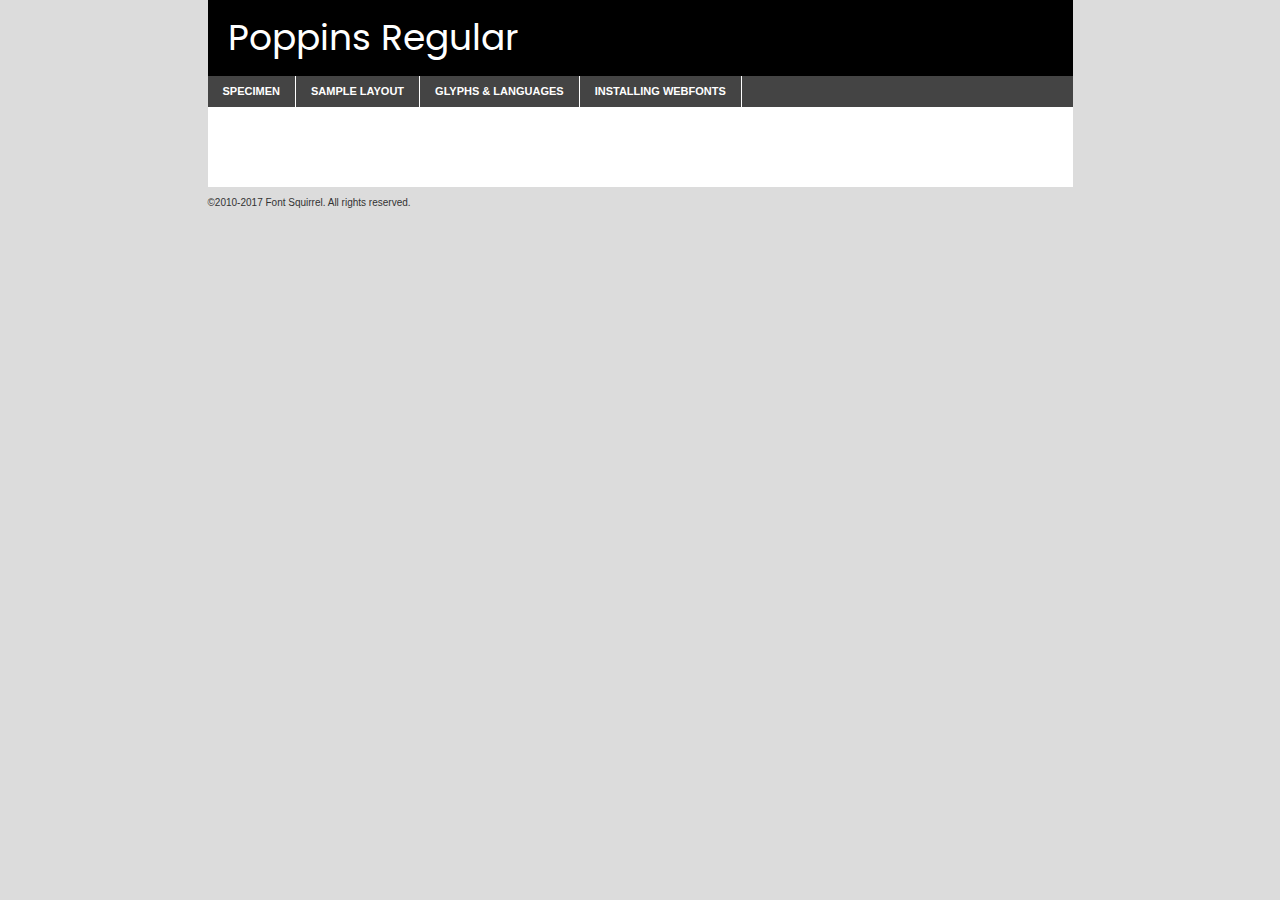
<file: Landing-page/components/fonts/poppins-regular-demo.html>
<!DOCTYPE html PUBLIC "-//W3C//DTD XHTML 1.0 Transitional//EN"
	"http://www.w3.org/TR/xhtml1/DTD/xhtml1-transitional.dtd">

<html xmlns="http://www.w3.org/1999/xhtml" xml:lang="en" lang="en">
<head>
	<meta http-equiv="Content-Type" content="text/html; charset=utf-8" />
	<script src="http://ajax.googleapis.com/ajax/libs/jquery/1.7.2/jquery.min.js" type="text/javascript" charset="utf-8"></script>
	<script type="text/javascript">
	(function($){$.fn.easyTabs=function(option){var param=jQuery.extend({fadeSpeed:"fast",defaultContent:1,activeClass:'active'},option);$(this).each(function(){var thisId="#"+this.id;if(param.defaultContent==''){param.defaultContent=1;}
	if(typeof param.defaultContent=="number")
	{var defaultTab=$(thisId+" .tabs li:eq("+(param.defaultContent-1)+") a").attr('href').substr(1);}else{var defaultTab=param.defaultContent;}
	$(thisId+" .tabs li a").each(function(){var tabToHide=$(this).attr('href').substr(1);$("#"+tabToHide).addClass('easytabs-tab-content');});hideAll();changeContent(defaultTab);function hideAll(){$(thisId+" .easytabs-tab-content").hide();}
	function changeContent(tabId){hideAll();$(thisId+" .tabs li").removeClass(param.activeClass);$(thisId+" .tabs li a[href=#"+tabId+"]").closest('li').addClass(param.activeClass);if(param.fadeSpeed!="none")
	{$(thisId+" #"+tabId).fadeIn(param.fadeSpeed);}else{$(thisId+" #"+tabId).show();}}
	$(thisId+" .tabs li").click(function(){var tabId=$(this).find('a').attr('href').substr(1);changeContent(tabId);return false;});});}})(jQuery);
	</script>
	<link rel="stylesheet" href="specimen_files/specimen_stylesheet.css" type="text/css" charset="utf-8" />
	<link rel="stylesheet" href="stylesheet.css" type="text/css" charset="utf-8" />

	<style type="text/css">
					body{
				font-family: 'poppinsregular';
							}
		</style>

	<title>Poppins Regular Specimen</title>
	
	
	<script type="text/javascript" charset="utf-8">
		$(document).ready(function() {
			$('#container').easyTabs({defaultContent:1});
		});
	</script>
</head>

<body>
<div id="container">
	<div id="header">
		Poppins Regular	</div>
	<ul class="tabs">
		<li><a href="#specimen">Specimen</a></li>
		<li><a href="#layout">Sample Layout</a></li>
				<li><a href="#glyphs">Glyphs &amp; Languages</a></li>
		<li><a href="#installing">Installing Webfonts</a></li>
		
	</ul>
	
	<div id="main_content">

		
			<div id="specimen">
		
				<div class="section">
					<div class="grid12 firstcol">
						<div class="huge">AaBb</div>
					</div>
				</div>
		
				<div class="section">
					<div class="glyph_range">A&#x200B;B&#x200b;C&#x200b;D&#x200b;E&#x200b;F&#x200b;G&#x200b;H&#x200b;I&#x200b;J&#x200b;K&#x200b;L&#x200b;M&#x200b;N&#x200b;O&#x200b;P&#x200b;Q&#x200b;R&#x200b;S&#x200b;T&#x200b;U&#x200b;V&#x200b;W&#x200b;X&#x200b;Y&#x200b;Z&#x200b;a&#x200b;b&#x200b;c&#x200b;d&#x200b;e&#x200b;f&#x200b;g&#x200b;h&#x200b;i&#x200b;j&#x200b;k&#x200b;l&#x200b;m&#x200b;n&#x200b;o&#x200b;p&#x200b;q&#x200b;r&#x200b;s&#x200b;t&#x200b;u&#x200b;v&#x200b;w&#x200b;x&#x200b;y&#x200b;z&#x200b;1&#x200b;2&#x200b;3&#x200b;4&#x200b;5&#x200b;6&#x200b;7&#x200b;8&#x200b;9&#x200b;0&#x200b;&amp;&#x200b;.&#x200b;,&#x200b;?&#x200b;!&#x200b;&#64;&#x200b;(&#x200b;)&#x200b;#&#x200b;$&#x200b;%&#x200b;*&#x200b;+&#x200b;-&#x200b;=&#x200b;:&#x200b;;</div>
				</div>
				<div class="section">
					<div class="grid12 firstcol">
						<table class="sample_table">
							<tr><td>10</td><td class="size10">abcdefghijklmnopqrstuvwxyzABCDEFGHIJKLMNOPQRSTUVWXYZ0123456789abcdefghijklmnopqrstuvwxyzABCDEFGHIJKLMNOPQRSTUVWXYZ0123456789abcdefghijklmnopqrstuvwxyzABCDEFGHIJKLMNOPQRSTUVWXYZ</td></tr>
							<tr><td>11</td><td class="size11">abcdefghijklmnopqrstuvwxyzABCDEFGHIJKLMNOPQRSTUVWXYZ0123456789abcdefghijklmnopqrstuvwxyzABCDEFGHIJKLMNOPQRSTUVWXYZ0123456789abcdefghijklmnopqrstuvwxyzABCDEFGHIJKLMNOPQRSTUVWXYZ</td></tr>
							<tr><td>12</td><td class="size12">abcdefghijklmnopqrstuvwxyzABCDEFGHIJKLMNOPQRSTUVWXYZ0123456789abcdefghijklmnopqrstuvwxyzABCDEFGHIJKLMNOPQRSTUVWXYZ0123456789abcdefghijklmnopqrstuvwxyzABCDEFGHIJKLMNOPQRSTUVWXYZ</td></tr>
							<tr><td>13</td><td class="size13">abcdefghijklmnopqrstuvwxyzABCDEFGHIJKLMNOPQRSTUVWXYZ0123456789abcdefghijklmnopqrstuvwxyzABCDEFGHIJKLMNOPQRSTUVWXYZ0123456789abcdefghijklmnopqrstuvwxyzABCDEFGHIJKLMNOPQRSTUVWXYZ</td></tr>
							<tr><td>14</td><td class="size14">abcdefghijklmnopqrstuvwxyzABCDEFGHIJKLMNOPQRSTUVWXYZ0123456789abcdefghijklmnopqrstuvwxyzABCDEFGHIJKLMNOPQRSTUVWXYZ0123456789abcdefghijklmnopqrstuvwxyzABCDEFGHIJKLMNOPQRSTUVWXYZ</td></tr>
							<tr><td>16</td><td class="size16">abcdefghijklmnopqrstuvwxyzABCDEFGHIJKLMNOPQRSTUVWXYZ0123456789abcdefghijklmnopqrstuvwxyzABCDEFGHIJKLMNOPQRSTUVWXYZ</td></tr>
							<tr><td>18</td><td class="size18">abcdefghijklmnopqrstuvwxyzABCDEFGHIJKLMNOPQRSTUVWXYZ0123456789abcdefghijklmnopqrstuvwxyzABCDEFGHIJKLMNOPQRSTUVWXYZ</td></tr>
							<tr><td>20</td><td class="size20">abcdefghijklmnopqrstuvwxyzABCDEFGHIJKLMNOPQRSTUVWXYZ0123456789abcdefghijklmnopqrstuvwxyzABCDEFGHIJKLMNOPQRSTUVWXYZ</td></tr>
							<tr><td>24</td><td class="size24">abcdefghijklmnopqrstuvwxyzABCDEFGHIJKLMNOPQRSTUVWXYZ0123456789abcdefghijklmnopqrstuvwxyzABCDEFGHIJKLMNOPQRSTUVWXYZ</td></tr>
							<tr><td>30</td><td class="size30">abcdefghijklmnopqrstuvwxyzABCDEFGHIJKLMNOPQRSTUVWXYZ0123456789abcdefghijklmnopqrstuvwxyzABCDEFGHIJKLMNOPQRSTUVWXYZ</td></tr>
							<tr><td>36</td><td class="size36">abcdefghijklmnopqrstuvwxyzABCDEFGHIJKLMNOPQRSTUVWXYZ0123456789abcdefghijklmnopqrstuvwxyzABCDEFGHIJKLMNOPQRSTUVWXYZ</td></tr>
							<tr><td>48</td><td class="size48">abcdefghijklmnopqrstuvwxyzABCDEFGHIJKLMNOPQRSTUVWXYZ0123456789abcdefghijklmnopqrstuvwxyzABCDEFGHIJKLMNOPQRSTUVWXYZ</td></tr>
							<tr><td>60</td><td class="size60">abcdefghijklmnopqrstuvwxyzABCDEFGHIJKLMNOPQRSTUVWXYZ0123456789abcdefghijklmnopqrstuvwxyzABCDEFGHIJKLMNOPQRSTUVWXYZ</td></tr>
							<tr><td>72</td><td class="size72">abcdefghijklmnopqrstuvwxyzABCDEFGHIJKLMNOPQRSTUVWXYZ0123456789abcdefghijklmnopqrstuvwxyzABCDEFGHIJKLMNOPQRSTUVWXYZ</td></tr>
							<tr><td>90</td><td class="size90">abcdefghijklmnopqrstuvwxyzABCDEFGHIJKLMNOPQRSTUVWXYZ0123456789abcdefghijklmnopqrstuvwxyzABCDEFGHIJKLMNOPQRSTUVWXYZ</td></tr>
						</table>
				
					</div>
			
				</div>
		
		
		
								<div class="section" id="bodycomparison">


										<div id="xheight">
				<div class="fontbody">&#x25FC;&#x25FC;&#x25FC;&#x25FC;&#x25FC;&#x25FC;&#x25FC;&#x25FC;&#x25FC;&#x25FC;&#x25FC;&#x25FC;&#x25FC;&#x25FC;&#x25FC;&#x25FC;&#x25FC;&#x25FC;&#x25FC;&#x25FC;&#x25FC;&#x25FC;&#x25FC;&#x25FC;&#x25FC;&#x25FC;&#x25FC;&#x25FC;&#x25FC;&#x25FC;&#x25FC;&#x25FC;&#x25FC;&#x25FC;&#x25FC;&#x25FC;&#x25FC;&#x25FC;&#x25FC;&#x25FC;&#x25FC;&#x25FC;&#x25FC;&#x25FC;&#x25FC;&#x25FC;&#x25FC;&#x25FC;&#x25FC;&#x25FC;&#x25FC;&#x25FC;&#x25FC;&#x25FC;&#x25FC;&#x25FC;&#x25FC;&#x25FC;&#x25FC;&#x25FC;&#x25FC;&#x25FC;&#x25FC;&#x25FC;&#x25FC;&#x25FC;&#x25FC;&#x25FC;&#x25FC;&#x25FC;&#x25FC;&#x25FC;&#x25FC;&#x25FC;&#x25FC;&#x25FC;&#x25FC;&#x25FC;&#x25FC;&#x25FC;&#x25FC;&#x25FC;&#x25FC;&#x25FC;&#x25FC;&#x25FC;&#x25FC;&#x25FC;&#x25FC;&#x25FC;&#x25FC;&#x25FC;&#x25FC;&#x25FC;&#x25FC;&#x25FC;&#x25FC;&#x25FC;&#x25FC;body</div><div class="arialbody">body</div><div class="verdanabody">body</div><div class="georgiabody">body</div></div>
										<div class="fontbody" style="z-index:1">
											body<span>Poppins Regular</span>
										</div>
										<div class="arialbody" style="z-index:1">
											body<span>Arial</span>
										</div>
										<div class="verdanabody" style="z-index:1">
											body<span>Verdana</span>
										</div>
										<div class="georgiabody" style="z-index:1">
											body<span>Georgia</span>
										</div>



								</div>
		
		
				<div class="section psample psample_row1" id="">
					
					<div class="grid2 firstcol">
						<p class="size10"><span>10.</span>Aenean lacinia bibendum nulla sed consectetur. Fusce dapibus, tellus ac cursus commodo, tortor mauris condimentum nibh, ut fermentum massa justo sit amet risus. Nullam id dolor id nibh ultricies vehicula ut id elit. Cum sociis natoque penatibus et magnis dis parturient montes, nascetur ridiculus mus. Nulla vitae elit libero, a pharetra augue.</p>
			
					</div>
					<div class="grid3">
						<p class="size11"><span>11.</span>Aenean lacinia bibendum nulla sed consectetur. Fusce dapibus, tellus ac cursus commodo, tortor mauris condimentum nibh, ut fermentum massa justo sit amet risus. Nullam id dolor id nibh ultricies vehicula ut id elit. Cum sociis natoque penatibus et magnis dis parturient montes, nascetur ridiculus mus. Nulla vitae elit libero, a pharetra augue.</p>
			
					</div>
					<div class="grid3">
						<p class="size12"><span>12.</span>Aenean lacinia bibendum nulla sed consectetur. Fusce dapibus, tellus ac cursus commodo, tortor mauris condimentum nibh, ut fermentum massa justo sit amet risus. Nullam id dolor id nibh ultricies vehicula ut id elit. Cum sociis natoque penatibus et magnis dis parturient montes, nascetur ridiculus mus. Nulla vitae elit libero, a pharetra augue.</p>
			
					</div>
					<div class="grid4">
						<p class="size13"><span>13.</span>Aenean lacinia bibendum nulla sed consectetur. Fusce dapibus, tellus ac cursus commodo, tortor mauris condimentum nibh, ut fermentum massa justo sit amet risus. Nullam id dolor id nibh ultricies vehicula ut id elit. Cum sociis natoque penatibus et magnis dis parturient montes, nascetur ridiculus mus. Nulla vitae elit libero, a pharetra augue.</p>
			
					</div>
					<div class="white_blend"></div>
					
				</div>
				<div class="section psample psample_row2" id="">
					<div class="grid3 firstcol">
						<p class="size14"><span>14.</span>Aenean lacinia bibendum nulla sed consectetur. Fusce dapibus, tellus ac cursus commodo, tortor mauris condimentum nibh, ut fermentum massa justo sit amet risus. Nullam id dolor id nibh ultricies vehicula ut id elit. Cum sociis natoque penatibus et magnis dis parturient montes, nascetur ridiculus mus. Nulla vitae elit libero, a pharetra augue.</p>
			
					</div>
					<div class="grid4">
						<p class="size16"><span>16.</span>Aenean lacinia bibendum nulla sed consectetur. Fusce dapibus, tellus ac cursus commodo, tortor mauris condimentum nibh, ut fermentum massa justo sit amet risus. Nullam id dolor id nibh ultricies vehicula ut id elit. Cum sociis natoque penatibus et magnis dis parturient montes, nascetur ridiculus mus. Nulla vitae elit libero, a pharetra augue.</p>
			
					</div>
					<div class="grid5">
						<p class="size18"><span>18.</span>Aenean lacinia bibendum nulla sed consectetur. Fusce dapibus, tellus ac cursus commodo, tortor mauris condimentum nibh, ut fermentum massa justo sit amet risus. Nullam id dolor id nibh ultricies vehicula ut id elit. Cum sociis natoque penatibus et magnis dis parturient montes, nascetur ridiculus mus. Nulla vitae elit libero, a pharetra augue.</p>
			
					</div>

					<div class="white_blend"></div>

				</div>
				
				<div class="section psample psample_row3" id="">
					<div class="grid5 firstcol">
						<p class="size20"><span>20.</span>Aenean lacinia bibendum nulla sed consectetur. Fusce dapibus, tellus ac cursus commodo, tortor mauris condimentum nibh, ut fermentum massa justo sit amet risus. Nullam id dolor id nibh ultricies vehicula ut id elit. Cum sociis natoque penatibus et magnis dis parturient montes, nascetur ridiculus mus. Nulla vitae elit libero, a pharetra augue.</p>
					</div>
					<div class="grid7">
						<p class="size24"><span>24.</span>Aenean lacinia bibendum nulla sed consectetur. Fusce dapibus, tellus ac cursus commodo, tortor mauris condimentum nibh, ut fermentum massa justo sit amet risus. Nullam id dolor id nibh ultricies vehicula ut id elit. Cum sociis natoque penatibus et magnis dis parturient montes, nascetur ridiculus mus. Nulla vitae elit libero, a pharetra augue.</p>
					</div>
					
					<div class="white_blend"></div>
					
				</div>
				
				<div class="section psample psample_row4" id="">
					<div class="grid12 firstcol">
						<p class="size30"><span>30.</span>Aenean lacinia bibendum nulla sed consectetur. Fusce dapibus, tellus ac cursus commodo, tortor mauris condimentum nibh, ut fermentum massa justo sit amet risus. Nullam id dolor id nibh ultricies vehicula ut id elit. Cum sociis natoque penatibus et magnis dis parturient montes, nascetur ridiculus mus. Nulla vitae elit libero, a pharetra augue.</p>
					</div>
					<div class="white_blend"></div>
					
				</div>
				
				
				
				<div class="section psample psample_row1 fullreverse">
					<div class="grid2 firstcol">
						<p class="size10"><span>10.</span>Aenean lacinia bibendum nulla sed consectetur. Fusce dapibus, tellus ac cursus commodo, tortor mauris condimentum nibh, ut fermentum massa justo sit amet risus. Nullam id dolor id nibh ultricies vehicula ut id elit. Cum sociis natoque penatibus et magnis dis parturient montes, nascetur ridiculus mus. Nulla vitae elit libero, a pharetra augue.</p>
			
					</div>
					<div class="grid3">
						<p class="size11"><span>11.</span>Aenean lacinia bibendum nulla sed consectetur. Fusce dapibus, tellus ac cursus commodo, tortor mauris condimentum nibh, ut fermentum massa justo sit amet risus. Nullam id dolor id nibh ultricies vehicula ut id elit. Cum sociis natoque penatibus et magnis dis parturient montes, nascetur ridiculus mus. Nulla vitae elit libero, a pharetra augue.</p>
			
					</div>
					<div class="grid3">
						<p class="size12"><span>12.</span>Aenean lacinia bibendum nulla sed consectetur. Fusce dapibus, tellus ac cursus commodo, tortor mauris condimentum nibh, ut fermentum massa justo sit amet risus. Nullam id dolor id nibh ultricies vehicula ut id elit. Cum sociis natoque penatibus et magnis dis parturient montes, nascetur ridiculus mus. Nulla vitae elit libero, a pharetra augue.</p>
			
					</div>
					<div class="grid4">
						<p class="size13"><span>13.</span>Aenean lacinia bibendum nulla sed consectetur. Fusce dapibus, tellus ac cursus commodo, tortor mauris condimentum nibh, ut fermentum massa justo sit amet risus. Nullam id dolor id nibh ultricies vehicula ut id elit. Cum sociis natoque penatibus et magnis dis parturient montes, nascetur ridiculus mus. Nulla vitae elit libero, a pharetra augue.</p>
			
					</div>
					<div class="black_blend"></div>
					
				</div>
				
				<div class="section psample psample_row2 fullreverse">
					<div class="grid3 firstcol">
						<p class="size14"><span>14.</span>Aenean lacinia bibendum nulla sed consectetur. Fusce dapibus, tellus ac cursus commodo, tortor mauris condimentum nibh, ut fermentum massa justo sit amet risus. Nullam id dolor id nibh ultricies vehicula ut id elit. Cum sociis natoque penatibus et magnis dis parturient montes, nascetur ridiculus mus. Nulla vitae elit libero, a pharetra augue.</p>
			
					</div>
					<div class="grid4">
						<p class="size16"><span>16.</span>Aenean lacinia bibendum nulla sed consectetur. Fusce dapibus, tellus ac cursus commodo, tortor mauris condimentum nibh, ut fermentum massa justo sit amet risus. Nullam id dolor id nibh ultricies vehicula ut id elit. Cum sociis natoque penatibus et magnis dis parturient montes, nascetur ridiculus mus. Nulla vitae elit libero, a pharetra augue.</p>
			
					</div>
					<div class="grid5">
						<p class="size18"><span>18.</span>Aenean lacinia bibendum nulla sed consectetur. Fusce dapibus, tellus ac cursus commodo, tortor mauris condimentum nibh, ut fermentum massa justo sit amet risus. Nullam id dolor id nibh ultricies vehicula ut id elit. Cum sociis natoque penatibus et magnis dis parturient montes, nascetur ridiculus mus. Nulla vitae elit libero, a pharetra augue.</p>
			
					</div>
					<div class="black_blend"></div>

				</div>
				
				<div class="section psample fullreverse psample_row3" id="">
					<div class="grid5 firstcol">
						<p class="size20"><span>20.</span>Aenean lacinia bibendum nulla sed consectetur. Fusce dapibus, tellus ac cursus commodo, tortor mauris condimentum nibh, ut fermentum massa justo sit amet risus. Nullam id dolor id nibh ultricies vehicula ut id elit. Cum sociis natoque penatibus et magnis dis parturient montes, nascetur ridiculus mus. Nulla vitae elit libero, a pharetra augue.</p>
					</div>
					<div class="grid7">
						<p class="size24"><span>24.</span>Aenean lacinia bibendum nulla sed consectetur. Fusce dapibus, tellus ac cursus commodo, tortor mauris condimentum nibh, ut fermentum massa justo sit amet risus. Nullam id dolor id nibh ultricies vehicula ut id elit. Cum sociis natoque penatibus et magnis dis parturient montes, nascetur ridiculus mus. Nulla vitae elit libero, a pharetra augue.</p>
					</div>
					
					<div class="black_blend"></div>
					
				</div>
				
				<div class="section psample fullreverse psample_row4" id="" style="border-bottom: 20px #000 solid;">
					<div class="grid12 firstcol">
						<p class="size30"><span>30.</span>Aenean lacinia bibendum nulla sed consectetur. Fusce dapibus, tellus ac cursus commodo, tortor mauris condimentum nibh, ut fermentum massa justo sit amet risus. Nullam id dolor id nibh ultricies vehicula ut id elit. Cum sociis natoque penatibus et magnis dis parturient montes, nascetur ridiculus mus. Nulla vitae elit libero, a pharetra augue.</p>
					</div>
					<div class="black_blend"></div>
					
				</div>
				
				
				
				
			</div>
			
			<div id="layout">
				
				<div class="section">
					
					<div class="grid12 firstcol">
						<h1>Lorem Ipsum Dolor</h1>
						<h2>Etiam porta sem malesuada magna mollis euismod</h2>
						
						<p class="byline">By <a href="#link">Aenean Lacinia</a></p>
					</div>
				</div>
				<div class="section">
					<div class="grid8 firstcol">
						<p class="large">Donec sed odio dui. Morbi leo risus, porta ac consectetur ac, vestibulum at eros. Fusce dapibus, tellus ac cursus commodo, tortor mauris condimentum nibh, ut fermentum massa justo sit amet risus. </p>

						
						<h3>Pellentesque ornare sem</h3>

						<p>Maecenas sed diam eget risus varius blandit sit amet non magna. Maecenas faucibus mollis interdum. Donec ullamcorper nulla non metus auctor fringilla. Nullam id dolor id nibh ultricies vehicula ut id elit. Nullam id dolor id nibh ultricies vehicula ut id elit. </p>

						<p>Aenean eu leo quam. Pellentesque ornare sem lacinia quam venenatis vestibulum. Lorem ipsum dolor sit amet, consectetur adipiscing elit. Cum sociis natoque penatibus et magnis dis parturient montes, nascetur ridiculus mus. </p>

						<p>Nulla vitae elit libero, a pharetra augue. Praesent commodo cursus magna, vel scelerisque nisl consectetur et. Aenean lacinia bibendum nulla sed consectetur. </p>

						<p>Nullam quis risus eget urna mollis ornare vel eu leo. Nullam quis risus eget urna mollis ornare vel eu leo. Maecenas sed diam eget risus varius blandit sit amet non magna. Donec ullamcorper nulla non metus auctor fringilla. </p>

						<h3>Cras mattis consectetur</h3>

						<p>Aenean eu leo quam. Pellentesque ornare sem lacinia quam venenatis vestibulum. Aenean lacinia bibendum nulla sed consectetur. Integer posuere erat a ante venenatis dapibus posuere velit aliquet. Cras mattis consectetur purus sit amet fermentum. </p>

						<p>Nullam id dolor id nibh ultricies vehicula ut id elit. Nullam quis risus eget urna mollis ornare vel eu leo. Cras mattis consectetur purus sit amet fermentum.</p>
					</div>
					
					<div class="grid4 sidebar">
						
						<div class="box reverse">
							<p class="last">Nullam quis risus eget urna mollis ornare vel eu leo. Donec ullamcorper nulla non metus auctor fringilla. Cras mattis consectetur purus sit amet fermentum. Sed posuere consectetur est at lobortis. Lorem ipsum dolor sit amet, consectetur adipiscing elit. </p>
						</div>
						
						<p class="caption">Maecenas sed diam eget risus varius.</p>

						<p>Vestibulum id ligula porta felis euismod semper. Integer posuere erat a ante venenatis dapibus posuere velit aliquet. Vestibulum id ligula porta felis euismod semper. Sed posuere consectetur est at lobortis. Maecenas sed diam eget risus varius blandit sit amet non magna. Fusce dapibus, tellus ac cursus commodo, tortor mauris condimentum nibh, ut fermentum massa justo sit amet risus. </p>

					

						<p>Duis mollis, est non commodo luctus, nisi erat porttitor ligula, eget lacinia odio sem nec elit. Aenean lacinia bibendum nulla sed consectetur. Vivamus sagittis lacus vel augue laoreet rutrum faucibus dolor auctor. Aenean lacinia bibendum nulla sed consectetur. Nullam quis risus eget urna mollis ornare vel eu leo. </p>

						<p>Praesent commodo cursus magna, vel scelerisque nisl consectetur et. Donec ullamcorper nulla non metus auctor fringilla. Maecenas faucibus mollis interdum. Fusce dapibus, tellus ac cursus commodo, tortor mauris condimentum nibh, ut fermentum massa justo sit amet risus. </p>

					</div>
				</div>
				
			</div>


			



		<div id="glyphs">
			<div class="section">
				<div class="grid12 firstcol">
			
				<h1>Language Support</h1>
				<p>The subset of Poppins Regular in this kit supports the following languages:<br />
			
					Albanian, Basque, Breton, Chamorro, Danish, Dutch, English, Faroese, Finnish, French, Frisian, Galician, German, Icelandic, Italian, Malagasy, Norwegian, Portuguese, Spanish, Alsatian, Aragonese, Arapaho, Arrernte, Asturian, Aymara, Bislama, Cebuano, Corsican, Fijian, French_creole, Genoese, Gilbertese, Greenlandic, Haitian_creole, Hiligaynon, Hmong, Hopi, Ibanag, Iloko_ilokano, Indonesian, Interglossa_glosa, Interlingua, Irish_gaelic, Jerriais, Lojban, Lombard, Luxembourgeois, Manx, Mohawk, Norfolk_pitcairnese, Occitan, Oromo, Pangasinan, Papiamento, Piedmontese, Potawatomi, Rhaeto-romance, Romansh, Rotokas, Sami_lule, Samoan, Sardinian, Scots_gaelic, Seychelles_creole, Shona, Sicilian, Somali, Southern_ndebele, Swahili, Swati_swazi, Tagalog_filipino_pilipino, Tetum, Tok_pisin, Uyghur_latinized, Volapuk, Walloon, Warlpiri, Xhosa, Yapese, Zulu, Latinbasic, Ubasic, Demo				</p>
				<h1>Glyph Chart</h1>
				<p>The subset of Poppins Regular in this kit includes all the glyphs listed below. Unicode entities are included above each glyph to help you insert individual characters into your layout.</p>
				<div id="glyph_chart">
			
																														 <div><p>&amp;#13;</p>&#13;</div>
																				 <div><p>&amp;#32;</p>&#32;</div>
																				 <div><p>&amp;#33;</p>&#33;</div>
																				 <div><p>&amp;#34;</p>&#34;</div>
																				 <div><p>&amp;#35;</p>&#35;</div>
																				 <div><p>&amp;#36;</p>&#36;</div>
																				 <div><p>&amp;#37;</p>&#37;</div>
																				 <div><p>&amp;#38;</p>&#38;</div>
																				 <div><p>&amp;#39;</p>&#39;</div>
																				 <div><p>&amp;#40;</p>&#40;</div>
																				 <div><p>&amp;#41;</p>&#41;</div>
																				 <div><p>&amp;#42;</p>&#42;</div>
																				 <div><p>&amp;#43;</p>&#43;</div>
																				 <div><p>&amp;#44;</p>&#44;</div>
																				 <div><p>&amp;#45;</p>&#45;</div>
																				 <div><p>&amp;#46;</p>&#46;</div>
																				 <div><p>&amp;#47;</p>&#47;</div>
																				 <div><p>&amp;#48;</p>&#48;</div>
																				 <div><p>&amp;#49;</p>&#49;</div>
																				 <div><p>&amp;#50;</p>&#50;</div>
																				 <div><p>&amp;#51;</p>&#51;</div>
																				 <div><p>&amp;#52;</p>&#52;</div>
																				 <div><p>&amp;#53;</p>&#53;</div>
																				 <div><p>&amp;#54;</p>&#54;</div>
																				 <div><p>&amp;#55;</p>&#55;</div>
																				 <div><p>&amp;#56;</p>&#56;</div>
																				 <div><p>&amp;#57;</p>&#57;</div>
																				 <div><p>&amp;#58;</p>&#58;</div>
																				 <div><p>&amp;#59;</p>&#59;</div>
																				 <div><p>&amp;#60;</p>&#60;</div>
																				 <div><p>&amp;#61;</p>&#61;</div>
																				 <div><p>&amp;#62;</p>&#62;</div>
																				 <div><p>&amp;#63;</p>&#63;</div>
																				 <div><p>&amp;#64;</p>&#64;</div>
																				 <div><p>&amp;#65;</p>&#65;</div>
																				 <div><p>&amp;#66;</p>&#66;</div>
																				 <div><p>&amp;#67;</p>&#67;</div>
																				 <div><p>&amp;#68;</p>&#68;</div>
																				 <div><p>&amp;#69;</p>&#69;</div>
																				 <div><p>&amp;#70;</p>&#70;</div>
																				 <div><p>&amp;#71;</p>&#71;</div>
																				 <div><p>&amp;#72;</p>&#72;</div>
																				 <div><p>&amp;#73;</p>&#73;</div>
																				 <div><p>&amp;#74;</p>&#74;</div>
																				 <div><p>&amp;#75;</p>&#75;</div>
																				 <div><p>&amp;#76;</p>&#76;</div>
																				 <div><p>&amp;#77;</p>&#77;</div>
																				 <div><p>&amp;#78;</p>&#78;</div>
																				 <div><p>&amp;#79;</p>&#79;</div>
																				 <div><p>&amp;#80;</p>&#80;</div>
																				 <div><p>&amp;#81;</p>&#81;</div>
																				 <div><p>&amp;#82;</p>&#82;</div>
																				 <div><p>&amp;#83;</p>&#83;</div>
																				 <div><p>&amp;#84;</p>&#84;</div>
																				 <div><p>&amp;#85;</p>&#85;</div>
																				 <div><p>&amp;#86;</p>&#86;</div>
																				 <div><p>&amp;#87;</p>&#87;</div>
																				 <div><p>&amp;#88;</p>&#88;</div>
																				 <div><p>&amp;#89;</p>&#89;</div>
																				 <div><p>&amp;#90;</p>&#90;</div>
																				 <div><p>&amp;#91;</p>&#91;</div>
																				 <div><p>&amp;#92;</p>&#92;</div>
																				 <div><p>&amp;#93;</p>&#93;</div>
																				 <div><p>&amp;#94;</p>&#94;</div>
																				 <div><p>&amp;#95;</p>&#95;</div>
																				 <div><p>&amp;#96;</p>&#96;</div>
																				 <div><p>&amp;#97;</p>&#97;</div>
																				 <div><p>&amp;#98;</p>&#98;</div>
																				 <div><p>&amp;#99;</p>&#99;</div>
																				 <div><p>&amp;#100;</p>&#100;</div>
																				 <div><p>&amp;#101;</p>&#101;</div>
																				 <div><p>&amp;#102;</p>&#102;</div>
																				 <div><p>&amp;#103;</p>&#103;</div>
																				 <div><p>&amp;#104;</p>&#104;</div>
																				 <div><p>&amp;#105;</p>&#105;</div>
																				 <div><p>&amp;#106;</p>&#106;</div>
																				 <div><p>&amp;#107;</p>&#107;</div>
																				 <div><p>&amp;#108;</p>&#108;</div>
																				 <div><p>&amp;#109;</p>&#109;</div>
																				 <div><p>&amp;#110;</p>&#110;</div>
																				 <div><p>&amp;#111;</p>&#111;</div>
																				 <div><p>&amp;#112;</p>&#112;</div>
																				 <div><p>&amp;#113;</p>&#113;</div>
																				 <div><p>&amp;#114;</p>&#114;</div>
																				 <div><p>&amp;#115;</p>&#115;</div>
																				 <div><p>&amp;#116;</p>&#116;</div>
																				 <div><p>&amp;#117;</p>&#117;</div>
																				 <div><p>&amp;#118;</p>&#118;</div>
																				 <div><p>&amp;#119;</p>&#119;</div>
																				 <div><p>&amp;#120;</p>&#120;</div>
																				 <div><p>&amp;#121;</p>&#121;</div>
																				 <div><p>&amp;#122;</p>&#122;</div>
																				 <div><p>&amp;#123;</p>&#123;</div>
																				 <div><p>&amp;#124;</p>&#124;</div>
																				 <div><p>&amp;#125;</p>&#125;</div>
																				 <div><p>&amp;#126;</p>&#126;</div>
																				 <div><p>&amp;#160;</p>&#160;</div>
																				 <div><p>&amp;#161;</p>&#161;</div>
																				 <div><p>&amp;#162;</p>&#162;</div>
																				 <div><p>&amp;#163;</p>&#163;</div>
																				 <div><p>&amp;#164;</p>&#164;</div>
																				 <div><p>&amp;#165;</p>&#165;</div>
																				 <div><p>&amp;#166;</p>&#166;</div>
																				 <div><p>&amp;#167;</p>&#167;</div>
																				 <div><p>&amp;#168;</p>&#168;</div>
																				 <div><p>&amp;#169;</p>&#169;</div>
																				 <div><p>&amp;#170;</p>&#170;</div>
																				 <div><p>&amp;#171;</p>&#171;</div>
																				 <div><p>&amp;#172;</p>&#172;</div>
																				 <div><p>&amp;#173;</p>&#173;</div>
																				 <div><p>&amp;#174;</p>&#174;</div>
																				 <div><p>&amp;#175;</p>&#175;</div>
																				 <div><p>&amp;#176;</p>&#176;</div>
																				 <div><p>&amp;#177;</p>&#177;</div>
																				 <div><p>&amp;#178;</p>&#178;</div>
																				 <div><p>&amp;#179;</p>&#179;</div>
																				 <div><p>&amp;#180;</p>&#180;</div>
																				 <div><p>&amp;#181;</p>&#181;</div>
																				 <div><p>&amp;#182;</p>&#182;</div>
																				 <div><p>&amp;#183;</p>&#183;</div>
																				 <div><p>&amp;#184;</p>&#184;</div>
																				 <div><p>&amp;#185;</p>&#185;</div>
																				 <div><p>&amp;#186;</p>&#186;</div>
																				 <div><p>&amp;#187;</p>&#187;</div>
																				 <div><p>&amp;#188;</p>&#188;</div>
																				 <div><p>&amp;#189;</p>&#189;</div>
																				 <div><p>&amp;#190;</p>&#190;</div>
																				 <div><p>&amp;#191;</p>&#191;</div>
																				 <div><p>&amp;#192;</p>&#192;</div>
																				 <div><p>&amp;#193;</p>&#193;</div>
																				 <div><p>&amp;#194;</p>&#194;</div>
																				 <div><p>&amp;#195;</p>&#195;</div>
																				 <div><p>&amp;#196;</p>&#196;</div>
																				 <div><p>&amp;#197;</p>&#197;</div>
																				 <div><p>&amp;#198;</p>&#198;</div>
																				 <div><p>&amp;#199;</p>&#199;</div>
																				 <div><p>&amp;#200;</p>&#200;</div>
																				 <div><p>&amp;#201;</p>&#201;</div>
																				 <div><p>&amp;#202;</p>&#202;</div>
																				 <div><p>&amp;#203;</p>&#203;</div>
																				 <div><p>&amp;#204;</p>&#204;</div>
																				 <div><p>&amp;#205;</p>&#205;</div>
																				 <div><p>&amp;#206;</p>&#206;</div>
																				 <div><p>&amp;#207;</p>&#207;</div>
																				 <div><p>&amp;#208;</p>&#208;</div>
																				 <div><p>&amp;#209;</p>&#209;</div>
																				 <div><p>&amp;#210;</p>&#210;</div>
																				 <div><p>&amp;#211;</p>&#211;</div>
																				 <div><p>&amp;#212;</p>&#212;</div>
																				 <div><p>&amp;#213;</p>&#213;</div>
																				 <div><p>&amp;#214;</p>&#214;</div>
																				 <div><p>&amp;#215;</p>&#215;</div>
																				 <div><p>&amp;#216;</p>&#216;</div>
																				 <div><p>&amp;#217;</p>&#217;</div>
																				 <div><p>&amp;#218;</p>&#218;</div>
																				 <div><p>&amp;#219;</p>&#219;</div>
																				 <div><p>&amp;#220;</p>&#220;</div>
																				 <div><p>&amp;#221;</p>&#221;</div>
																				 <div><p>&amp;#222;</p>&#222;</div>
																				 <div><p>&amp;#223;</p>&#223;</div>
																				 <div><p>&amp;#224;</p>&#224;</div>
																				 <div><p>&amp;#225;</p>&#225;</div>
																				 <div><p>&amp;#226;</p>&#226;</div>
																				 <div><p>&amp;#227;</p>&#227;</div>
																				 <div><p>&amp;#228;</p>&#228;</div>
																				 <div><p>&amp;#229;</p>&#229;</div>
																				 <div><p>&amp;#230;</p>&#230;</div>
																				 <div><p>&amp;#231;</p>&#231;</div>
																				 <div><p>&amp;#232;</p>&#232;</div>
																				 <div><p>&amp;#233;</p>&#233;</div>
																				 <div><p>&amp;#234;</p>&#234;</div>
																				 <div><p>&amp;#235;</p>&#235;</div>
																				 <div><p>&amp;#236;</p>&#236;</div>
																				 <div><p>&amp;#237;</p>&#237;</div>
																				 <div><p>&amp;#238;</p>&#238;</div>
																				 <div><p>&amp;#239;</p>&#239;</div>
																				 <div><p>&amp;#240;</p>&#240;</div>
																				 <div><p>&amp;#241;</p>&#241;</div>
																				 <div><p>&amp;#242;</p>&#242;</div>
																				 <div><p>&amp;#243;</p>&#243;</div>
																				 <div><p>&amp;#244;</p>&#244;</div>
																				 <div><p>&amp;#245;</p>&#245;</div>
																				 <div><p>&amp;#246;</p>&#246;</div>
																				 <div><p>&amp;#247;</p>&#247;</div>
																				 <div><p>&amp;#248;</p>&#248;</div>
																				 <div><p>&amp;#249;</p>&#249;</div>
																				 <div><p>&amp;#250;</p>&#250;</div>
																				 <div><p>&amp;#251;</p>&#251;</div>
																				 <div><p>&amp;#252;</p>&#252;</div>
																				 <div><p>&amp;#253;</p>&#253;</div>
																				 <div><p>&amp;#254;</p>&#254;</div>
																				 <div><p>&amp;#255;</p>&#255;</div>
																				 <div><p>&amp;#338;</p>&#338;</div>
																				 <div><p>&amp;#339;</p>&#339;</div>
																				 <div><p>&amp;#376;</p>&#376;</div>
																				 <div><p>&amp;#710;</p>&#710;</div>
																				 <div><p>&amp;#732;</p>&#732;</div>
																				 <div><p>&amp;#8192;</p>&#8192;</div>
																				 <div><p>&amp;#8193;</p>&#8193;</div>
																				 <div><p>&amp;#8194;</p>&#8194;</div>
																				 <div><p>&amp;#8195;</p>&#8195;</div>
																				 <div><p>&amp;#8196;</p>&#8196;</div>
																				 <div><p>&amp;#8197;</p>&#8197;</div>
																				 <div><p>&amp;#8198;</p>&#8198;</div>
																				 <div><p>&amp;#8199;</p>&#8199;</div>
																				 <div><p>&amp;#8200;</p>&#8200;</div>
																				 <div><p>&amp;#8201;</p>&#8201;</div>
																				 <div><p>&amp;#8202;</p>&#8202;</div>
																				 <div><p>&amp;#8208;</p>&#8208;</div>
																				 <div><p>&amp;#8209;</p>&#8209;</div>
																				 <div><p>&amp;#8210;</p>&#8210;</div>
																				 <div><p>&amp;#8211;</p>&#8211;</div>
																				 <div><p>&amp;#8212;</p>&#8212;</div>
																				 <div><p>&amp;#8216;</p>&#8216;</div>
																				 <div><p>&amp;#8217;</p>&#8217;</div>
																				 <div><p>&amp;#8218;</p>&#8218;</div>
																				 <div><p>&amp;#8220;</p>&#8220;</div>
																				 <div><p>&amp;#8221;</p>&#8221;</div>
																				 <div><p>&amp;#8222;</p>&#8222;</div>
																				 <div><p>&amp;#8226;</p>&#8226;</div>
																				 <div><p>&amp;#8230;</p>&#8230;</div>
																				 <div><p>&amp;#8239;</p>&#8239;</div>
																				 <div><p>&amp;#8249;</p>&#8249;</div>
																				 <div><p>&amp;#8250;</p>&#8250;</div>
																				 <div><p>&amp;#8287;</p>&#8287;</div>
																				 <div><p>&amp;#8364;</p>&#8364;</div>
																				 <div><p>&amp;#8482;</p>&#8482;</div>
																				 <div><p>&amp;#64257;</p>&#64257;</div>
																				 <div><p>&amp;#64258;</p>&#64258;</div>
																																																</div>	
				</div>
		
		
			</div>
		</div>
		
		
		<div id="specs">
			
		</div>
	
		<div id="installing">
			<div class="section">
				<div class="grid7 firstcol">
					<h1>Installing Webfonts</h1>
					
					<p>Webfonts are supported by all major browser platforms but not all in the same way. There are currently four different font formats that must be included in order to target all browsers. This includes TTF, WOFF, EOT and SVG.</p>
					
					<h2>1. Upload your webfonts</h2>
					<p>You must upload your webfont kit to your website. They should be in or near the same directory as your CSS files.</p>
					
					<h2>2. Include the webfont stylesheet</h2>
					<p>A special CSS @font-face declaration helps the various browsers select the appropriate font it needs without causing you a bunch of headaches. Learn more about this syntax by reading the <a href="https://www.fontspring.com/blog/further-hardening-of-the-bulletproof-syntax">Fontspring blog post</a> about it. The code for it is as follows:</p>


<code>
@font-face{ 
	font-family: 'MyWebFont';
	src: url('WebFont.eot');
	src: url('WebFont.eot?#iefix') format('embedded-opentype'),
	     url('WebFont.woff') format('woff'),
	     url('WebFont.ttf') format('truetype'),
	     url('WebFont.svg#webfont') format('svg');
}
</code>

	<p>We've already gone ahead and generated the code for you. All you have to do is link to the stylesheet in your HTML, like this:</p>
	<code>&lt;link rel=&quot;stylesheet&quot; href=&quot;stylesheet.css&quot; type=&quot;text/css&quot; charset=&quot;utf-8&quot; /&gt;</code>

					<h2>3. Modify your own stylesheet</h2>
					<p>To take advantage of your new fonts, you must tell your stylesheet to use them. Look at the original @font-face declaration above and find the property called "font-family." The name linked there will be what you use to reference the font. Prepend that webfont name to the font stack in the "font-family" property, inside the selector you want to change. For example:</p>
<code>p { font-family: 'WebFont', Arial, sans-serif; }</code>

<h2>4. Test</h2>
<p>Getting webfonts to work cross-browser <em>can</em> be tricky. Use the information in the sidebar to help you if you find that fonts aren't loading in a particular browser.</p>
				</div>
				
				<div class="grid5 sidebar">
					<div class="box">
						<h2>Troubleshooting<br />Font-Face Problems</h2>
						<p>Having trouble getting your webfonts to load in your new website? Here are some tips to sort out what might be the problem.</p>

						<h3>Fonts not showing in any browser</h3>

						<p>This sounds like you need to work on the plumbing. You either did not upload the fonts to the correct directory, or you did not link the fonts properly in the CSS. If you've confirmed that all this is correct and you still have a problem, take a look at your .htaccess file and see if requests are getting intercepted.</p>

						<h3>Fonts not loading in iPhone or iPad</h3>

						<p>The most common problem here is that you are serving the fonts from an IIS server. IIS refuses to serve files that have unknown MIME types. If that is the case, you must set the MIME type for SVG to "image/svg+xml" in the server settings. Follow these instructions from Microsoft if you need help.</p>

						<h3>Fonts not loading in Firefox</h3>

						<p>The primary reason for this failure? You are still using a version Firefox older than 3.5. So upgrade already! If that isn't it, then you are very likely serving fonts from a different domain. Firefox requires that all font assets be served from the same domain. Lastly it is possible that you need to add WOFF to your list of MIME types (if you are serving via IIS.)</p>

						<h3>Fonts not loading in IE</h3>

						<p>Are you looking at Internet Explorer on an actual Windows machine or are you cheating by using a service like Adobe BrowserLab? Many of these screenshot services do not render @font-face for IE. Best to test it on a real machine.</p>

						<h3>Fonts not loading in IE9</h3>

						<p>IE9, like Firefox, requires that fonts be served from the same domain as the website. Make sure that is the case.</p>
					</div>
				</div>
			</div>
			
		</div>
	
	</div>
	<div id="footer">
		<p>&copy;2010-2017 Font Squirrel. All rights reserved.</p>
	</div>
</div>
</body>
</html>
</file>
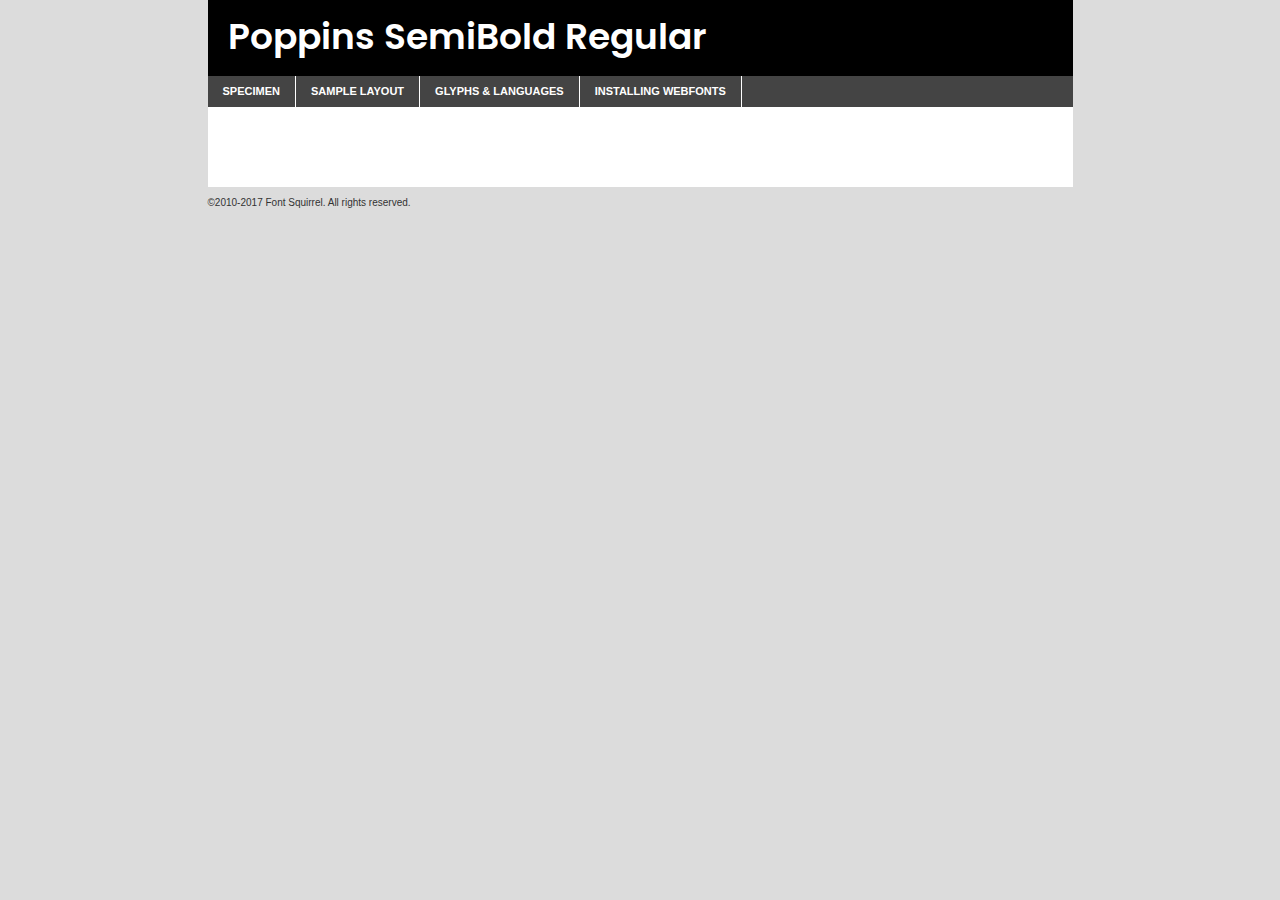
<file: Landing-page/components/fonts/poppins-semibold-demo.html>
<!DOCTYPE html PUBLIC "-//W3C//DTD XHTML 1.0 Transitional//EN"
	"http://www.w3.org/TR/xhtml1/DTD/xhtml1-transitional.dtd">

<html xmlns="http://www.w3.org/1999/xhtml" xml:lang="en" lang="en">
<head>
	<meta http-equiv="Content-Type" content="text/html; charset=utf-8" />
	<script src="http://ajax.googleapis.com/ajax/libs/jquery/1.7.2/jquery.min.js" type="text/javascript" charset="utf-8"></script>
	<script type="text/javascript">
	(function($){$.fn.easyTabs=function(option){var param=jQuery.extend({fadeSpeed:"fast",defaultContent:1,activeClass:'active'},option);$(this).each(function(){var thisId="#"+this.id;if(param.defaultContent==''){param.defaultContent=1;}
	if(typeof param.defaultContent=="number")
	{var defaultTab=$(thisId+" .tabs li:eq("+(param.defaultContent-1)+") a").attr('href').substr(1);}else{var defaultTab=param.defaultContent;}
	$(thisId+" .tabs li a").each(function(){var tabToHide=$(this).attr('href').substr(1);$("#"+tabToHide).addClass('easytabs-tab-content');});hideAll();changeContent(defaultTab);function hideAll(){$(thisId+" .easytabs-tab-content").hide();}
	function changeContent(tabId){hideAll();$(thisId+" .tabs li").removeClass(param.activeClass);$(thisId+" .tabs li a[href=#"+tabId+"]").closest('li').addClass(param.activeClass);if(param.fadeSpeed!="none")
	{$(thisId+" #"+tabId).fadeIn(param.fadeSpeed);}else{$(thisId+" #"+tabId).show();}}
	$(thisId+" .tabs li").click(function(){var tabId=$(this).find('a').attr('href').substr(1);changeContent(tabId);return false;});});}})(jQuery);
	</script>
	<link rel="stylesheet" href="specimen_files/specimen_stylesheet.css" type="text/css" charset="utf-8" />
	<link rel="stylesheet" href="stylesheet.css" type="text/css" charset="utf-8" />

	<style type="text/css">
					body{
				font-family: 'poppinssemibold';
							}
		</style>

	<title>Poppins SemiBold Regular Specimen</title>
	
	
	<script type="text/javascript" charset="utf-8">
		$(document).ready(function() {
			$('#container').easyTabs({defaultContent:1});
		});
	</script>
</head>

<body>
<div id="container">
	<div id="header">
		Poppins SemiBold Regular	</div>
	<ul class="tabs">
		<li><a href="#specimen">Specimen</a></li>
		<li><a href="#layout">Sample Layout</a></li>
				<li><a href="#glyphs">Glyphs &amp; Languages</a></li>
		<li><a href="#installing">Installing Webfonts</a></li>
		
	</ul>
	
	<div id="main_content">

		
			<div id="specimen">
		
				<div class="section">
					<div class="grid12 firstcol">
						<div class="huge">AaBb</div>
					</div>
				</div>
		
				<div class="section">
					<div class="glyph_range">A&#x200B;B&#x200b;C&#x200b;D&#x200b;E&#x200b;F&#x200b;G&#x200b;H&#x200b;I&#x200b;J&#x200b;K&#x200b;L&#x200b;M&#x200b;N&#x200b;O&#x200b;P&#x200b;Q&#x200b;R&#x200b;S&#x200b;T&#x200b;U&#x200b;V&#x200b;W&#x200b;X&#x200b;Y&#x200b;Z&#x200b;a&#x200b;b&#x200b;c&#x200b;d&#x200b;e&#x200b;f&#x200b;g&#x200b;h&#x200b;i&#x200b;j&#x200b;k&#x200b;l&#x200b;m&#x200b;n&#x200b;o&#x200b;p&#x200b;q&#x200b;r&#x200b;s&#x200b;t&#x200b;u&#x200b;v&#x200b;w&#x200b;x&#x200b;y&#x200b;z&#x200b;1&#x200b;2&#x200b;3&#x200b;4&#x200b;5&#x200b;6&#x200b;7&#x200b;8&#x200b;9&#x200b;0&#x200b;&amp;&#x200b;.&#x200b;,&#x200b;?&#x200b;!&#x200b;&#64;&#x200b;(&#x200b;)&#x200b;#&#x200b;$&#x200b;%&#x200b;*&#x200b;+&#x200b;-&#x200b;=&#x200b;:&#x200b;;</div>
				</div>
				<div class="section">
					<div class="grid12 firstcol">
						<table class="sample_table">
							<tr><td>10</td><td class="size10">abcdefghijklmnopqrstuvwxyzABCDEFGHIJKLMNOPQRSTUVWXYZ0123456789abcdefghijklmnopqrstuvwxyzABCDEFGHIJKLMNOPQRSTUVWXYZ0123456789abcdefghijklmnopqrstuvwxyzABCDEFGHIJKLMNOPQRSTUVWXYZ</td></tr>
							<tr><td>11</td><td class="size11">abcdefghijklmnopqrstuvwxyzABCDEFGHIJKLMNOPQRSTUVWXYZ0123456789abcdefghijklmnopqrstuvwxyzABCDEFGHIJKLMNOPQRSTUVWXYZ0123456789abcdefghijklmnopqrstuvwxyzABCDEFGHIJKLMNOPQRSTUVWXYZ</td></tr>
							<tr><td>12</td><td class="size12">abcdefghijklmnopqrstuvwxyzABCDEFGHIJKLMNOPQRSTUVWXYZ0123456789abcdefghijklmnopqrstuvwxyzABCDEFGHIJKLMNOPQRSTUVWXYZ0123456789abcdefghijklmnopqrstuvwxyzABCDEFGHIJKLMNOPQRSTUVWXYZ</td></tr>
							<tr><td>13</td><td class="size13">abcdefghijklmnopqrstuvwxyzABCDEFGHIJKLMNOPQRSTUVWXYZ0123456789abcdefghijklmnopqrstuvwxyzABCDEFGHIJKLMNOPQRSTUVWXYZ0123456789abcdefghijklmnopqrstuvwxyzABCDEFGHIJKLMNOPQRSTUVWXYZ</td></tr>
							<tr><td>14</td><td class="size14">abcdefghijklmnopqrstuvwxyzABCDEFGHIJKLMNOPQRSTUVWXYZ0123456789abcdefghijklmnopqrstuvwxyzABCDEFGHIJKLMNOPQRSTUVWXYZ0123456789abcdefghijklmnopqrstuvwxyzABCDEFGHIJKLMNOPQRSTUVWXYZ</td></tr>
							<tr><td>16</td><td class="size16">abcdefghijklmnopqrstuvwxyzABCDEFGHIJKLMNOPQRSTUVWXYZ0123456789abcdefghijklmnopqrstuvwxyzABCDEFGHIJKLMNOPQRSTUVWXYZ</td></tr>
							<tr><td>18</td><td class="size18">abcdefghijklmnopqrstuvwxyzABCDEFGHIJKLMNOPQRSTUVWXYZ0123456789abcdefghijklmnopqrstuvwxyzABCDEFGHIJKLMNOPQRSTUVWXYZ</td></tr>
							<tr><td>20</td><td class="size20">abcdefghijklmnopqrstuvwxyzABCDEFGHIJKLMNOPQRSTUVWXYZ0123456789abcdefghijklmnopqrstuvwxyzABCDEFGHIJKLMNOPQRSTUVWXYZ</td></tr>
							<tr><td>24</td><td class="size24">abcdefghijklmnopqrstuvwxyzABCDEFGHIJKLMNOPQRSTUVWXYZ0123456789abcdefghijklmnopqrstuvwxyzABCDEFGHIJKLMNOPQRSTUVWXYZ</td></tr>
							<tr><td>30</td><td class="size30">abcdefghijklmnopqrstuvwxyzABCDEFGHIJKLMNOPQRSTUVWXYZ0123456789abcdefghijklmnopqrstuvwxyzABCDEFGHIJKLMNOPQRSTUVWXYZ</td></tr>
							<tr><td>36</td><td class="size36">abcdefghijklmnopqrstuvwxyzABCDEFGHIJKLMNOPQRSTUVWXYZ0123456789abcdefghijklmnopqrstuvwxyzABCDEFGHIJKLMNOPQRSTUVWXYZ</td></tr>
							<tr><td>48</td><td class="size48">abcdefghijklmnopqrstuvwxyzABCDEFGHIJKLMNOPQRSTUVWXYZ0123456789abcdefghijklmnopqrstuvwxyzABCDEFGHIJKLMNOPQRSTUVWXYZ</td></tr>
							<tr><td>60</td><td class="size60">abcdefghijklmnopqrstuvwxyzABCDEFGHIJKLMNOPQRSTUVWXYZ0123456789abcdefghijklmnopqrstuvwxyzABCDEFGHIJKLMNOPQRSTUVWXYZ</td></tr>
							<tr><td>72</td><td class="size72">abcdefghijklmnopqrstuvwxyzABCDEFGHIJKLMNOPQRSTUVWXYZ0123456789abcdefghijklmnopqrstuvwxyzABCDEFGHIJKLMNOPQRSTUVWXYZ</td></tr>
							<tr><td>90</td><td class="size90">abcdefghijklmnopqrstuvwxyzABCDEFGHIJKLMNOPQRSTUVWXYZ0123456789abcdefghijklmnopqrstuvwxyzABCDEFGHIJKLMNOPQRSTUVWXYZ</td></tr>
						</table>
				
					</div>
			
				</div>
		
		
		
								<div class="section" id="bodycomparison">


										<div id="xheight">
				<div class="fontbody">&#x25FC;&#x25FC;&#x25FC;&#x25FC;&#x25FC;&#x25FC;&#x25FC;&#x25FC;&#x25FC;&#x25FC;&#x25FC;&#x25FC;&#x25FC;&#x25FC;&#x25FC;&#x25FC;&#x25FC;&#x25FC;&#x25FC;&#x25FC;&#x25FC;&#x25FC;&#x25FC;&#x25FC;&#x25FC;&#x25FC;&#x25FC;&#x25FC;&#x25FC;&#x25FC;&#x25FC;&#x25FC;&#x25FC;&#x25FC;&#x25FC;&#x25FC;&#x25FC;&#x25FC;&#x25FC;&#x25FC;&#x25FC;&#x25FC;&#x25FC;&#x25FC;&#x25FC;&#x25FC;&#x25FC;&#x25FC;&#x25FC;&#x25FC;&#x25FC;&#x25FC;&#x25FC;&#x25FC;&#x25FC;&#x25FC;&#x25FC;&#x25FC;&#x25FC;&#x25FC;&#x25FC;&#x25FC;&#x25FC;&#x25FC;&#x25FC;&#x25FC;&#x25FC;&#x25FC;&#x25FC;&#x25FC;&#x25FC;&#x25FC;&#x25FC;&#x25FC;&#x25FC;&#x25FC;&#x25FC;&#x25FC;&#x25FC;&#x25FC;&#x25FC;&#x25FC;&#x25FC;&#x25FC;&#x25FC;&#x25FC;&#x25FC;&#x25FC;&#x25FC;&#x25FC;&#x25FC;&#x25FC;&#x25FC;&#x25FC;&#x25FC;&#x25FC;&#x25FC;&#x25FC;&#x25FC;body</div><div class="arialbody">body</div><div class="verdanabody">body</div><div class="georgiabody">body</div></div>
										<div class="fontbody" style="z-index:1">
											body<span>Poppins SemiBold Regular</span>
										</div>
										<div class="arialbody" style="z-index:1">
											body<span>Arial</span>
										</div>
										<div class="verdanabody" style="z-index:1">
											body<span>Verdana</span>
										</div>
										<div class="georgiabody" style="z-index:1">
											body<span>Georgia</span>
										</div>



								</div>
		
		
				<div class="section psample psample_row1" id="">
					
					<div class="grid2 firstcol">
						<p class="size10"><span>10.</span>Aenean lacinia bibendum nulla sed consectetur. Fusce dapibus, tellus ac cursus commodo, tortor mauris condimentum nibh, ut fermentum massa justo sit amet risus. Nullam id dolor id nibh ultricies vehicula ut id elit. Cum sociis natoque penatibus et magnis dis parturient montes, nascetur ridiculus mus. Nulla vitae elit libero, a pharetra augue.</p>
			
					</div>
					<div class="grid3">
						<p class="size11"><span>11.</span>Aenean lacinia bibendum nulla sed consectetur. Fusce dapibus, tellus ac cursus commodo, tortor mauris condimentum nibh, ut fermentum massa justo sit amet risus. Nullam id dolor id nibh ultricies vehicula ut id elit. Cum sociis natoque penatibus et magnis dis parturient montes, nascetur ridiculus mus. Nulla vitae elit libero, a pharetra augue.</p>
			
					</div>
					<div class="grid3">
						<p class="size12"><span>12.</span>Aenean lacinia bibendum nulla sed consectetur. Fusce dapibus, tellus ac cursus commodo, tortor mauris condimentum nibh, ut fermentum massa justo sit amet risus. Nullam id dolor id nibh ultricies vehicula ut id elit. Cum sociis natoque penatibus et magnis dis parturient montes, nascetur ridiculus mus. Nulla vitae elit libero, a pharetra augue.</p>
			
					</div>
					<div class="grid4">
						<p class="size13"><span>13.</span>Aenean lacinia bibendum nulla sed consectetur. Fusce dapibus, tellus ac cursus commodo, tortor mauris condimentum nibh, ut fermentum massa justo sit amet risus. Nullam id dolor id nibh ultricies vehicula ut id elit. Cum sociis natoque penatibus et magnis dis parturient montes, nascetur ridiculus mus. Nulla vitae elit libero, a pharetra augue.</p>
			
					</div>
					<div class="white_blend"></div>
					
				</div>
				<div class="section psample psample_row2" id="">
					<div class="grid3 firstcol">
						<p class="size14"><span>14.</span>Aenean lacinia bibendum nulla sed consectetur. Fusce dapibus, tellus ac cursus commodo, tortor mauris condimentum nibh, ut fermentum massa justo sit amet risus. Nullam id dolor id nibh ultricies vehicula ut id elit. Cum sociis natoque penatibus et magnis dis parturient montes, nascetur ridiculus mus. Nulla vitae elit libero, a pharetra augue.</p>
			
					</div>
					<div class="grid4">
						<p class="size16"><span>16.</span>Aenean lacinia bibendum nulla sed consectetur. Fusce dapibus, tellus ac cursus commodo, tortor mauris condimentum nibh, ut fermentum massa justo sit amet risus. Nullam id dolor id nibh ultricies vehicula ut id elit. Cum sociis natoque penatibus et magnis dis parturient montes, nascetur ridiculus mus. Nulla vitae elit libero, a pharetra augue.</p>
			
					</div>
					<div class="grid5">
						<p class="size18"><span>18.</span>Aenean lacinia bibendum nulla sed consectetur. Fusce dapibus, tellus ac cursus commodo, tortor mauris condimentum nibh, ut fermentum massa justo sit amet risus. Nullam id dolor id nibh ultricies vehicula ut id elit. Cum sociis natoque penatibus et magnis dis parturient montes, nascetur ridiculus mus. Nulla vitae elit libero, a pharetra augue.</p>
			
					</div>

					<div class="white_blend"></div>

				</div>
				
				<div class="section psample psample_row3" id="">
					<div class="grid5 firstcol">
						<p class="size20"><span>20.</span>Aenean lacinia bibendum nulla sed consectetur. Fusce dapibus, tellus ac cursus commodo, tortor mauris condimentum nibh, ut fermentum massa justo sit amet risus. Nullam id dolor id nibh ultricies vehicula ut id elit. Cum sociis natoque penatibus et magnis dis parturient montes, nascetur ridiculus mus. Nulla vitae elit libero, a pharetra augue.</p>
					</div>
					<div class="grid7">
						<p class="size24"><span>24.</span>Aenean lacinia bibendum nulla sed consectetur. Fusce dapibus, tellus ac cursus commodo, tortor mauris condimentum nibh, ut fermentum massa justo sit amet risus. Nullam id dolor id nibh ultricies vehicula ut id elit. Cum sociis natoque penatibus et magnis dis parturient montes, nascetur ridiculus mus. Nulla vitae elit libero, a pharetra augue.</p>
					</div>
					
					<div class="white_blend"></div>
					
				</div>
				
				<div class="section psample psample_row4" id="">
					<div class="grid12 firstcol">
						<p class="size30"><span>30.</span>Aenean lacinia bibendum nulla sed consectetur. Fusce dapibus, tellus ac cursus commodo, tortor mauris condimentum nibh, ut fermentum massa justo sit amet risus. Nullam id dolor id nibh ultricies vehicula ut id elit. Cum sociis natoque penatibus et magnis dis parturient montes, nascetur ridiculus mus. Nulla vitae elit libero, a pharetra augue.</p>
					</div>
					<div class="white_blend"></div>
					
				</div>
				
				
				
				<div class="section psample psample_row1 fullreverse">
					<div class="grid2 firstcol">
						<p class="size10"><span>10.</span>Aenean lacinia bibendum nulla sed consectetur. Fusce dapibus, tellus ac cursus commodo, tortor mauris condimentum nibh, ut fermentum massa justo sit amet risus. Nullam id dolor id nibh ultricies vehicula ut id elit. Cum sociis natoque penatibus et magnis dis parturient montes, nascetur ridiculus mus. Nulla vitae elit libero, a pharetra augue.</p>
			
					</div>
					<div class="grid3">
						<p class="size11"><span>11.</span>Aenean lacinia bibendum nulla sed consectetur. Fusce dapibus, tellus ac cursus commodo, tortor mauris condimentum nibh, ut fermentum massa justo sit amet risus. Nullam id dolor id nibh ultricies vehicula ut id elit. Cum sociis natoque penatibus et magnis dis parturient montes, nascetur ridiculus mus. Nulla vitae elit libero, a pharetra augue.</p>
			
					</div>
					<div class="grid3">
						<p class="size12"><span>12.</span>Aenean lacinia bibendum nulla sed consectetur. Fusce dapibus, tellus ac cursus commodo, tortor mauris condimentum nibh, ut fermentum massa justo sit amet risus. Nullam id dolor id nibh ultricies vehicula ut id elit. Cum sociis natoque penatibus et magnis dis parturient montes, nascetur ridiculus mus. Nulla vitae elit libero, a pharetra augue.</p>
			
					</div>
					<div class="grid4">
						<p class="size13"><span>13.</span>Aenean lacinia bibendum nulla sed consectetur. Fusce dapibus, tellus ac cursus commodo, tortor mauris condimentum nibh, ut fermentum massa justo sit amet risus. Nullam id dolor id nibh ultricies vehicula ut id elit. Cum sociis natoque penatibus et magnis dis parturient montes, nascetur ridiculus mus. Nulla vitae elit libero, a pharetra augue.</p>
			
					</div>
					<div class="black_blend"></div>
					
				</div>
				
				<div class="section psample psample_row2 fullreverse">
					<div class="grid3 firstcol">
						<p class="size14"><span>14.</span>Aenean lacinia bibendum nulla sed consectetur. Fusce dapibus, tellus ac cursus commodo, tortor mauris condimentum nibh, ut fermentum massa justo sit amet risus. Nullam id dolor id nibh ultricies vehicula ut id elit. Cum sociis natoque penatibus et magnis dis parturient montes, nascetur ridiculus mus. Nulla vitae elit libero, a pharetra augue.</p>
			
					</div>
					<div class="grid4">
						<p class="size16"><span>16.</span>Aenean lacinia bibendum nulla sed consectetur. Fusce dapibus, tellus ac cursus commodo, tortor mauris condimentum nibh, ut fermentum massa justo sit amet risus. Nullam id dolor id nibh ultricies vehicula ut id elit. Cum sociis natoque penatibus et magnis dis parturient montes, nascetur ridiculus mus. Nulla vitae elit libero, a pharetra augue.</p>
			
					</div>
					<div class="grid5">
						<p class="size18"><span>18.</span>Aenean lacinia bibendum nulla sed consectetur. Fusce dapibus, tellus ac cursus commodo, tortor mauris condimentum nibh, ut fermentum massa justo sit amet risus. Nullam id dolor id nibh ultricies vehicula ut id elit. Cum sociis natoque penatibus et magnis dis parturient montes, nascetur ridiculus mus. Nulla vitae elit libero, a pharetra augue.</p>
			
					</div>
					<div class="black_blend"></div>

				</div>
				
				<div class="section psample fullreverse psample_row3" id="">
					<div class="grid5 firstcol">
						<p class="size20"><span>20.</span>Aenean lacinia bibendum nulla sed consectetur. Fusce dapibus, tellus ac cursus commodo, tortor mauris condimentum nibh, ut fermentum massa justo sit amet risus. Nullam id dolor id nibh ultricies vehicula ut id elit. Cum sociis natoque penatibus et magnis dis parturient montes, nascetur ridiculus mus. Nulla vitae elit libero, a pharetra augue.</p>
					</div>
					<div class="grid7">
						<p class="size24"><span>24.</span>Aenean lacinia bibendum nulla sed consectetur. Fusce dapibus, tellus ac cursus commodo, tortor mauris condimentum nibh, ut fermentum massa justo sit amet risus. Nullam id dolor id nibh ultricies vehicula ut id elit. Cum sociis natoque penatibus et magnis dis parturient montes, nascetur ridiculus mus. Nulla vitae elit libero, a pharetra augue.</p>
					</div>
					
					<div class="black_blend"></div>
					
				</div>
				
				<div class="section psample fullreverse psample_row4" id="" style="border-bottom: 20px #000 solid;">
					<div class="grid12 firstcol">
						<p class="size30"><span>30.</span>Aenean lacinia bibendum nulla sed consectetur. Fusce dapibus, tellus ac cursus commodo, tortor mauris condimentum nibh, ut fermentum massa justo sit amet risus. Nullam id dolor id nibh ultricies vehicula ut id elit. Cum sociis natoque penatibus et magnis dis parturient montes, nascetur ridiculus mus. Nulla vitae elit libero, a pharetra augue.</p>
					</div>
					<div class="black_blend"></div>
					
				</div>
				
				
				
				
			</div>
			
			<div id="layout">
				
				<div class="section">
					
					<div class="grid12 firstcol">
						<h1>Lorem Ipsum Dolor</h1>
						<h2>Etiam porta sem malesuada magna mollis euismod</h2>
						
						<p class="byline">By <a href="#link">Aenean Lacinia</a></p>
					</div>
				</div>
				<div class="section">
					<div class="grid8 firstcol">
						<p class="large">Donec sed odio dui. Morbi leo risus, porta ac consectetur ac, vestibulum at eros. Fusce dapibus, tellus ac cursus commodo, tortor mauris condimentum nibh, ut fermentum massa justo sit amet risus. </p>

						
						<h3>Pellentesque ornare sem</h3>

						<p>Maecenas sed diam eget risus varius blandit sit amet non magna. Maecenas faucibus mollis interdum. Donec ullamcorper nulla non metus auctor fringilla. Nullam id dolor id nibh ultricies vehicula ut id elit. Nullam id dolor id nibh ultricies vehicula ut id elit. </p>

						<p>Aenean eu leo quam. Pellentesque ornare sem lacinia quam venenatis vestibulum. Lorem ipsum dolor sit amet, consectetur adipiscing elit. Cum sociis natoque penatibus et magnis dis parturient montes, nascetur ridiculus mus. </p>

						<p>Nulla vitae elit libero, a pharetra augue. Praesent commodo cursus magna, vel scelerisque nisl consectetur et. Aenean lacinia bibendum nulla sed consectetur. </p>

						<p>Nullam quis risus eget urna mollis ornare vel eu leo. Nullam quis risus eget urna mollis ornare vel eu leo. Maecenas sed diam eget risus varius blandit sit amet non magna. Donec ullamcorper nulla non metus auctor fringilla. </p>

						<h3>Cras mattis consectetur</h3>

						<p>Aenean eu leo quam. Pellentesque ornare sem lacinia quam venenatis vestibulum. Aenean lacinia bibendum nulla sed consectetur. Integer posuere erat a ante venenatis dapibus posuere velit aliquet. Cras mattis consectetur purus sit amet fermentum. </p>

						<p>Nullam id dolor id nibh ultricies vehicula ut id elit. Nullam quis risus eget urna mollis ornare vel eu leo. Cras mattis consectetur purus sit amet fermentum.</p>
					</div>
					
					<div class="grid4 sidebar">
						
						<div class="box reverse">
							<p class="last">Nullam quis risus eget urna mollis ornare vel eu leo. Donec ullamcorper nulla non metus auctor fringilla. Cras mattis consectetur purus sit amet fermentum. Sed posuere consectetur est at lobortis. Lorem ipsum dolor sit amet, consectetur adipiscing elit. </p>
						</div>
						
						<p class="caption">Maecenas sed diam eget risus varius.</p>

						<p>Vestibulum id ligula porta felis euismod semper. Integer posuere erat a ante venenatis dapibus posuere velit aliquet. Vestibulum id ligula porta felis euismod semper. Sed posuere consectetur est at lobortis. Maecenas sed diam eget risus varius blandit sit amet non magna. Fusce dapibus, tellus ac cursus commodo, tortor mauris condimentum nibh, ut fermentum massa justo sit amet risus. </p>

					

						<p>Duis mollis, est non commodo luctus, nisi erat porttitor ligula, eget lacinia odio sem nec elit. Aenean lacinia bibendum nulla sed consectetur. Vivamus sagittis lacus vel augue laoreet rutrum faucibus dolor auctor. Aenean lacinia bibendum nulla sed consectetur. Nullam quis risus eget urna mollis ornare vel eu leo. </p>

						<p>Praesent commodo cursus magna, vel scelerisque nisl consectetur et. Donec ullamcorper nulla non metus auctor fringilla. Maecenas faucibus mollis interdum. Fusce dapibus, tellus ac cursus commodo, tortor mauris condimentum nibh, ut fermentum massa justo sit amet risus. </p>

					</div>
				</div>
				
			</div>


			



		<div id="glyphs">
			<div class="section">
				<div class="grid12 firstcol">
			
				<h1>Language Support</h1>
				<p>The subset of Poppins SemiBold Regular in this kit supports the following languages:<br />
			
					English, Arrernte, Bislama, Cebuano, Fijian, Gilbertese, Hmong, Ibanag, Iloko_ilokano, Interglossa_glosa, Interlingua, Lojban, Manx, Norfolk_pitcairnese, Oromo, Rotokas, Samoan, Sardinian, Seychelles_creole, Shona, Somali, Southern_ndebele, Swahili, Swati_swazi, Tok_pisin, Warlpiri, Xhosa, Zulu, Latinbasic, Demo				</p>
				<h1>Glyph Chart</h1>
				<p>The subset of Poppins SemiBold Regular in this kit includes all the glyphs listed below. Unicode entities are included above each glyph to help you insert individual characters into your layout.</p>
				<div id="glyph_chart">
			
																														 <div><p>&amp;#13;</p>&#13;</div>
																				 <div><p>&amp;#32;</p>&#32;</div>
																				 <div><p>&amp;#33;</p>&#33;</div>
																				 <div><p>&amp;#34;</p>&#34;</div>
																				 <div><p>&amp;#35;</p>&#35;</div>
																				 <div><p>&amp;#36;</p>&#36;</div>
																				 <div><p>&amp;#37;</p>&#37;</div>
																				 <div><p>&amp;#38;</p>&#38;</div>
																				 <div><p>&amp;#39;</p>&#39;</div>
																				 <div><p>&amp;#40;</p>&#40;</div>
																				 <div><p>&amp;#41;</p>&#41;</div>
																				 <div><p>&amp;#42;</p>&#42;</div>
																				 <div><p>&amp;#43;</p>&#43;</div>
																				 <div><p>&amp;#44;</p>&#44;</div>
																				 <div><p>&amp;#46;</p>&#46;</div>
																				 <div><p>&amp;#47;</p>&#47;</div>
																				 <div><p>&amp;#48;</p>&#48;</div>
																				 <div><p>&amp;#49;</p>&#49;</div>
																				 <div><p>&amp;#50;</p>&#50;</div>
																				 <div><p>&amp;#51;</p>&#51;</div>
																				 <div><p>&amp;#52;</p>&#52;</div>
																				 <div><p>&amp;#53;</p>&#53;</div>
																				 <div><p>&amp;#54;</p>&#54;</div>
																				 <div><p>&amp;#55;</p>&#55;</div>
																				 <div><p>&amp;#56;</p>&#56;</div>
																				 <div><p>&amp;#57;</p>&#57;</div>
																				 <div><p>&amp;#60;</p>&#60;</div>
																				 <div><p>&amp;#61;</p>&#61;</div>
																				 <div><p>&amp;#62;</p>&#62;</div>
																				 <div><p>&amp;#63;</p>&#63;</div>
																				 <div><p>&amp;#64;</p>&#64;</div>
																				 <div><p>&amp;#65;</p>&#65;</div>
																				 <div><p>&amp;#66;</p>&#66;</div>
																				 <div><p>&amp;#67;</p>&#67;</div>
																				 <div><p>&amp;#68;</p>&#68;</div>
																				 <div><p>&amp;#69;</p>&#69;</div>
																				 <div><p>&amp;#70;</p>&#70;</div>
																				 <div><p>&amp;#71;</p>&#71;</div>
																				 <div><p>&amp;#72;</p>&#72;</div>
																				 <div><p>&amp;#73;</p>&#73;</div>
																				 <div><p>&amp;#74;</p>&#74;</div>
																				 <div><p>&amp;#75;</p>&#75;</div>
																				 <div><p>&amp;#76;</p>&#76;</div>
																				 <div><p>&amp;#77;</p>&#77;</div>
																				 <div><p>&amp;#78;</p>&#78;</div>
																				 <div><p>&amp;#79;</p>&#79;</div>
																				 <div><p>&amp;#80;</p>&#80;</div>
																				 <div><p>&amp;#81;</p>&#81;</div>
																				 <div><p>&amp;#82;</p>&#82;</div>
																				 <div><p>&amp;#83;</p>&#83;</div>
																				 <div><p>&amp;#84;</p>&#84;</div>
																				 <div><p>&amp;#85;</p>&#85;</div>
																				 <div><p>&amp;#86;</p>&#86;</div>
																				 <div><p>&amp;#87;</p>&#87;</div>
																				 <div><p>&amp;#88;</p>&#88;</div>
																				 <div><p>&amp;#89;</p>&#89;</div>
																				 <div><p>&amp;#90;</p>&#90;</div>
																				 <div><p>&amp;#91;</p>&#91;</div>
																				 <div><p>&amp;#92;</p>&#92;</div>
																				 <div><p>&amp;#93;</p>&#93;</div>
																				 <div><p>&amp;#94;</p>&#94;</div>
																				 <div><p>&amp;#95;</p>&#95;</div>
																				 <div><p>&amp;#96;</p>&#96;</div>
																				 <div><p>&amp;#97;</p>&#97;</div>
																				 <div><p>&amp;#98;</p>&#98;</div>
																				 <div><p>&amp;#99;</p>&#99;</div>
																				 <div><p>&amp;#100;</p>&#100;</div>
																				 <div><p>&amp;#101;</p>&#101;</div>
																				 <div><p>&amp;#102;</p>&#102;</div>
																				 <div><p>&amp;#103;</p>&#103;</div>
																				 <div><p>&amp;#104;</p>&#104;</div>
																				 <div><p>&amp;#105;</p>&#105;</div>
																				 <div><p>&amp;#106;</p>&#106;</div>
																				 <div><p>&amp;#107;</p>&#107;</div>
																				 <div><p>&amp;#108;</p>&#108;</div>
																				 <div><p>&amp;#109;</p>&#109;</div>
																				 <div><p>&amp;#110;</p>&#110;</div>
																				 <div><p>&amp;#111;</p>&#111;</div>
																				 <div><p>&amp;#112;</p>&#112;</div>
																				 <div><p>&amp;#113;</p>&#113;</div>
																				 <div><p>&amp;#114;</p>&#114;</div>
																				 <div><p>&amp;#115;</p>&#115;</div>
																				 <div><p>&amp;#116;</p>&#116;</div>
																				 <div><p>&amp;#117;</p>&#117;</div>
																				 <div><p>&amp;#118;</p>&#118;</div>
																				 <div><p>&amp;#119;</p>&#119;</div>
																				 <div><p>&amp;#120;</p>&#120;</div>
																				 <div><p>&amp;#121;</p>&#121;</div>
																				 <div><p>&amp;#122;</p>&#122;</div>
																				 <div><p>&amp;#123;</p>&#123;</div>
																				 <div><p>&amp;#124;</p>&#124;</div>
																				 <div><p>&amp;#125;</p>&#125;</div>
																				 <div><p>&amp;#126;</p>&#126;</div>
																				 <div><p>&amp;#160;</p>&#160;</div>
																				 <div><p>&amp;#161;</p>&#161;</div>
																				 <div><p>&amp;#162;</p>&#162;</div>
																				 <div><p>&amp;#163;</p>&#163;</div>
																				 <div><p>&amp;#164;</p>&#164;</div>
																				 <div><p>&amp;#165;</p>&#165;</div>
																				 <div><p>&amp;#166;</p>&#166;</div>
																				 <div><p>&amp;#167;</p>&#167;</div>
																				 <div><p>&amp;#168;</p>&#168;</div>
																				 <div><p>&amp;#169;</p>&#169;</div>
																				 <div><p>&amp;#170;</p>&#170;</div>
																				 <div><p>&amp;#171;</p>&#171;</div>
																				 <div><p>&amp;#172;</p>&#172;</div>
																				 <div><p>&amp;#174;</p>&#174;</div>
																				 <div><p>&amp;#175;</p>&#175;</div>
																				 <div><p>&amp;#176;</p>&#176;</div>
																				 <div><p>&amp;#177;</p>&#177;</div>
																				 <div><p>&amp;#178;</p>&#178;</div>
																				 <div><p>&amp;#179;</p>&#179;</div>
																				 <div><p>&amp;#180;</p>&#180;</div>
																				 <div><p>&amp;#181;</p>&#181;</div>
																				 <div><p>&amp;#182;</p>&#182;</div>
																				 <div><p>&amp;#184;</p>&#184;</div>
																				 <div><p>&amp;#185;</p>&#185;</div>
																				 <div><p>&amp;#186;</p>&#186;</div>
																				 <div><p>&amp;#187;</p>&#187;</div>
																				 <div><p>&amp;#188;</p>&#188;</div>
																				 <div><p>&amp;#189;</p>&#189;</div>
																				 <div><p>&amp;#190;</p>&#190;</div>
																				 <div><p>&amp;#191;</p>&#191;</div>
																				 <div><p>&amp;#198;</p>&#198;</div>
																				 <div><p>&amp;#199;</p>&#199;</div>
																				 <div><p>&amp;#208;</p>&#208;</div>
																				 <div><p>&amp;#215;</p>&#215;</div>
																				 <div><p>&amp;#216;</p>&#216;</div>
																				 <div><p>&amp;#222;</p>&#222;</div>
																				 <div><p>&amp;#223;</p>&#223;</div>
																				 <div><p>&amp;#230;</p>&#230;</div>
																				 <div><p>&amp;#231;</p>&#231;</div>
																				 <div><p>&amp;#240;</p>&#240;</div>
																				 <div><p>&amp;#247;</p>&#247;</div>
																				 <div><p>&amp;#248;</p>&#248;</div>
																				 <div><p>&amp;#254;</p>&#254;</div>
																				 <div><p>&amp;#305;</p>&#305;</div>
																				 <div><p>&amp;#338;</p>&#338;</div>
																				 <div><p>&amp;#339;</p>&#339;</div>
																				 <div><p>&amp;#710;</p>&#710;</div>
																				 <div><p>&amp;#730;</p>&#730;</div>
																				 <div><p>&amp;#732;</p>&#732;</div>
																				 <div><p>&amp;#8192;</p>&#8192;</div>
																				 <div><p>&amp;#8193;</p>&#8193;</div>
																				 <div><p>&amp;#8194;</p>&#8194;</div>
																				 <div><p>&amp;#8195;</p>&#8195;</div>
																				 <div><p>&amp;#8196;</p>&#8196;</div>
																				 <div><p>&amp;#8197;</p>&#8197;</div>
																				 <div><p>&amp;#8198;</p>&#8198;</div>
																				 <div><p>&amp;#8199;</p>&#8199;</div>
																				 <div><p>&amp;#8200;</p>&#8200;</div>
																				 <div><p>&amp;#8201;</p>&#8201;</div>
																				 <div><p>&amp;#8202;</p>&#8202;</div>
																				 <div><p>&amp;#8211;</p>&#8211;</div>
																				 <div><p>&amp;#8212;</p>&#8212;</div>
																				 <div><p>&amp;#8216;</p>&#8216;</div>
																				 <div><p>&amp;#8217;</p>&#8217;</div>
																				 <div><p>&amp;#8218;</p>&#8218;</div>
																				 <div><p>&amp;#8220;</p>&#8220;</div>
																				 <div><p>&amp;#8221;</p>&#8221;</div>
																				 <div><p>&amp;#8222;</p>&#8222;</div>
																				 <div><p>&amp;#8226;</p>&#8226;</div>
																				 <div><p>&amp;#8239;</p>&#8239;</div>
																				 <div><p>&amp;#8249;</p>&#8249;</div>
																				 <div><p>&amp;#8250;</p>&#8250;</div>
																				 <div><p>&amp;#8287;</p>&#8287;</div>
																				 <div><p>&amp;#8364;</p>&#8364;</div>
																				 <div><p>&amp;#8482;</p>&#8482;</div>
																				 <div><p>&amp;#8722;</p>&#8722;</div>
																				 <div><p>&amp;#9724;</p>&#9724;</div>
																				 <div><p>&amp;#64257;</p>&#64257;</div>
																																																</div>	
				</div>
		
		
			</div>
		</div>
		
		
		<div id="specs">
			
		</div>
	
		<div id="installing">
			<div class="section">
				<div class="grid7 firstcol">
					<h1>Installing Webfonts</h1>
					
					<p>Webfonts are supported by all major browser platforms but not all in the same way. There are currently four different font formats that must be included in order to target all browsers. This includes TTF, WOFF, EOT and SVG.</p>
					
					<h2>1. Upload your webfonts</h2>
					<p>You must upload your webfont kit to your website. They should be in or near the same directory as your CSS files.</p>
					
					<h2>2. Include the webfont stylesheet</h2>
					<p>A special CSS @font-face declaration helps the various browsers select the appropriate font it needs without causing you a bunch of headaches. Learn more about this syntax by reading the <a href="https://www.fontspring.com/blog/further-hardening-of-the-bulletproof-syntax">Fontspring blog post</a> about it. The code for it is as follows:</p>


<code>
@font-face{ 
	font-family: 'MyWebFont';
	src: url('WebFont.eot');
	src: url('WebFont.eot?#iefix') format('embedded-opentype'),
	     url('WebFont.woff') format('woff'),
	     url('WebFont.ttf') format('truetype'),
	     url('WebFont.svg#webfont') format('svg');
}
</code>

	<p>We've already gone ahead and generated the code for you. All you have to do is link to the stylesheet in your HTML, like this:</p>
	<code>&lt;link rel=&quot;stylesheet&quot; href=&quot;stylesheet.css&quot; type=&quot;text/css&quot; charset=&quot;utf-8&quot; /&gt;</code>

					<h2>3. Modify your own stylesheet</h2>
					<p>To take advantage of your new fonts, you must tell your stylesheet to use them. Look at the original @font-face declaration above and find the property called "font-family." The name linked there will be what you use to reference the font. Prepend that webfont name to the font stack in the "font-family" property, inside the selector you want to change. For example:</p>
<code>p { font-family: 'WebFont', Arial, sans-serif; }</code>

<h2>4. Test</h2>
<p>Getting webfonts to work cross-browser <em>can</em> be tricky. Use the information in the sidebar to help you if you find that fonts aren't loading in a particular browser.</p>
				</div>
				
				<div class="grid5 sidebar">
					<div class="box">
						<h2>Troubleshooting<br />Font-Face Problems</h2>
						<p>Having trouble getting your webfonts to load in your new website? Here are some tips to sort out what might be the problem.</p>

						<h3>Fonts not showing in any browser</h3>

						<p>This sounds like you need to work on the plumbing. You either did not upload the fonts to the correct directory, or you did not link the fonts properly in the CSS. If you've confirmed that all this is correct and you still have a problem, take a look at your .htaccess file and see if requests are getting intercepted.</p>

						<h3>Fonts not loading in iPhone or iPad</h3>

						<p>The most common problem here is that you are serving the fonts from an IIS server. IIS refuses to serve files that have unknown MIME types. If that is the case, you must set the MIME type for SVG to "image/svg+xml" in the server settings. Follow these instructions from Microsoft if you need help.</p>

						<h3>Fonts not loading in Firefox</h3>

						<p>The primary reason for this failure? You are still using a version Firefox older than 3.5. So upgrade already! If that isn't it, then you are very likely serving fonts from a different domain. Firefox requires that all font assets be served from the same domain. Lastly it is possible that you need to add WOFF to your list of MIME types (if you are serving via IIS.)</p>

						<h3>Fonts not loading in IE</h3>

						<p>Are you looking at Internet Explorer on an actual Windows machine or are you cheating by using a service like Adobe BrowserLab? Many of these screenshot services do not render @font-face for IE. Best to test it on a real machine.</p>

						<h3>Fonts not loading in IE9</h3>

						<p>IE9, like Firefox, requires that fonts be served from the same domain as the website. Make sure that is the case.</p>
					</div>
				</div>
			</div>
			
		</div>
	
	</div>
	<div id="footer">
		<p>&copy;2010-2017 Font Squirrel. All rights reserved.</p>
	</div>
</div>
</body>
</html>
</file>
<file: Landing-page/styles/style.css>
* {
    margin: 0;
    box-sizing: border-box;
    padding: 0;
    
}

/* Define configurações da cor de fundo */
body {
    background-color: rgb(252, 249, 237);
    color: rgb(19, 19, 19);
    font-family: 'Poppins', sans-serif;
    max-width: 1200px;
    margin: 0 auto;


}

/* Define configurações do cabeçalho */
header {
    display: flex;
    align-items: center;
    justify-content: space-between;
    padding: 10px 20px;
}

#logo img {
    width: 120px;
    height: auto;
    filter: none;
}


/* Estilos para alinhar o menu horizontalmente */
.menu {
    display: flex;
    list-style: none;
    padding: 0;
    margin: 0;
}

.li-cabecalho {
    margin-right: 25px;
}

.li-cabecalho a {
    text-decoration: none;
    color: black;
}


a {
    color: rgb(0, 105, 62);
    text-decoration: none;
}

a:hover {
    color: rgb(255, 255, 255);
    background-color: rgb(0, 105, 62);
    transition: 0.3s;
    border-radius: 20px;
    padding: 4px;
}

.subscribe-btn:hover {
    color: rgb(255, 255, 255);
    background-color: rgb(0, 105, 62);
    transition: 0.3s;
}

.subscribe-btn {
    background-color: rgb(252, 249, 237);
    border: 2px solid rgb(0, 105, 62);
    padding: 10px;
    border-radius: 28em;
}

.ul-list li {
    list-style: none;
    margin-left: 20px;
    text-align: start;
    
}

.ul-list {
    padding: 0;
    display: flex;
    padding: 3%;
}

.ponto-atuacao {
    display: flex;
    flex-direction: column;
    gap: 5px;
    
}

.bi {
    margin-right: 10px;
    border: 2px solid black;
    border-radius: 50%;
    padding: 2px;
}

h1 {
    color: red;
    font-size: 30px;
}

.section-img {
    width: 100%;
    display: flex;
    flex-direction: column;
    margin-top: 50px;
    padding: 0.5rem;
    padding-inline: 5%;
}


#ajuda {
     height: 500px;

}

main article img {
    height: 500px;
}

.section-mapa {
    padding-top: 10%;
}



aside {
    margin: 20px 0;
}

.titulos {
    font-size: 2rem;
    font-weight: bold;
    color: rgb(206, 32, 41);
}

p {
    line-height: 1.5;
    max-width: 500px;
}

img {
    display: block;
    width: 100%;
    height: auto;
    border-radius: 15px;
    filter: drop-shadow(3px 3px 5px rgba(0, 0, 0, 0.6));
}

form {
    display: flex;
    flex-direction: column;
    width: 100%;
}



input[type="text"],
input[type="email"],
input[type="tel"] {
    margin-top: 10px;
    padding: 12px;
    border-radius: 20px;
    border: 1px solid #ccc;
    font-size: 14px;
}



input[type="submit"],
.send-btn {
    height: 40px;
    background-color: rgb(206, 32, 41);
    color: rgb(255, 255, 255);
    font-weight: bold;
    border: none;
    border-radius: 20px;
    cursor: pointer;
    margin-top: 10px;
    width: 50%;
    max-width: 200px;
    align-self: center;
}


input[type="submit"]:hover,
.send-btn:hover {
    background-color: rgb(255, 199, 199);
    color: rgb(255, 0, 13);
}

.section-sobre {
    padding-top: 10%;
}



.section-voluntario {
    display: flex;
    padding-top: 5%;
    flex-direction: column;
    align-items: center;
    max-width: 600px;
    margin: 0 auto;
}


.form-dados {
    width: 100%;
    padding: 10px;
    display: flex;
    flex-direction: column;
    align-items: center;
}

.input-dados {
    width: calc(100% - 20px);
    max-width: 400px;
    margin: 10px 0;
    padding: 15px;
    border-radius: 20px;
    border: 1px solid #ccc;
}

.send-btn {
    width: calc(100% - 20px);
    max-width: 400px;
    margin-top: 10px;
    padding: 15px;
    border-radius: 20px;
    background-color: rgb(206, 32, 41);
    color: rgb(255, 255, 255);
    font-weight: bold;
    border: none;
    cursor: pointer;
}

.btn-color:hover {
    color: aqua;
}

.send-btn:hover {
    background-color: rgb(255, 0, 0);
    color: rgb(206, 32, 41);
}

footer {
    display: flex;
    flex-direction: column;
    align-items: center;
    margin-top: 50px;
    padding: 20px 0;
}

.current-year {
    text-align: center;
    margin-top: 20px;
    font-size: 0.9rem;
    color: rgb(19, 19, 19);
}




@media (min-width: 768px) {
    .section-img {
        flex-direction: row;
        align-items: center;
        justify-content: space-between;
    }

    aside {
        margin: 20px;
    }
}

@media (max-width: 768px) {
    header {
        flex-direction: column;
        
    }

    .menu {
        display: flex;
        flex-direction: column;
        gap: 20px;
    }  

    input[type="text"],
    input[type="email"],
    input[type="tel"],
    .send-btn {
        width: 90%;
    }
}
</file>
<file: Landing-page/styles/fonts.css>
@font-face {
    font-family: 'poppinsblack';
    src: url('../components/fonts/poppins-black-webfont.woff2') format('woff2'),
         url('../components/fonts/poppins-black-webfont.woff') format('woff');
    font-weight: normal;
    font-style: normal;
  
  }
  
  
  
  
  @font-face {
    font-family: 'poppinsbold';
    src: url('../components/fonts/poppins-bold-webfont.woff2') format('woff2'),
         url('../components/fonts/poppins-bold-webfont.woff') format('woff');
    font-weight: normal;
    font-style: normal;
  
  }
  
  
  @font-face {
    font-family: 'poppinslight';
    src: url('../components/fonts/poppins-light-webfont.woff2') format('woff2'),
         url('../components/fonts/poppins-light-webfont.woff') format('woff');
    font-weight: normal;
    font-style: normal;
  
  }
  
  
  @font-face {
    font-family: 'poppinsmedium';
    src: url('../components/fonts/poppins-medium-webfont.woff2') format('woff2'),
         url('../components/fonts/poppins-medium-webfont.woff') format('woff');
    font-weight: normal;
    font-style: normal;
  
  }
  
  @font-face {
    font-family: 'poppinsregular';
    src: url('../components/fonts/poppins-regular-webfont.woff2') format('woff2'),
         url('../components/fonts/poppins-regular-webfont.woff') format('woff');
    font-weight: normal;
    font-style: normal;
  
  }
  
  @font-face {
    font-family: 'poppinssemibold';
    src: url('../components/fonts/poppins-semibold-webfont.woff2') format('woff2'),
         url('../components/fonts/poppins-semibold-webfont.woff') format('woff');
    font-weight: normal;
    font-style: normal;
  
  }
</file>
<file: Landing-page/styles/media.css>
@media screen and (max-width: 760px){

    header{
        flex-direction: column;
        align-items: center;
    }

    main{
        flex-direction: column;
    }

    #logo img {
        width: 150px; 
        height: auto; 
        margin-bottom: 15px
    }

    h2{
        font-size: 30px;
    }
    form{
        margin: 0 auto;
        width: 100%;
    }

    input{
        align-self: center;
    }

    img{
        display: none;
    }

    ul{
        text-align: center;
    }
}
</file>
<file: Landing-page/components/fonts/stylesheet.css>
/*! Generated by Font Squirrel (https://www.fontsquirrel.com) on May 19, 2021 */



@font-face {
    font-family: 'poppinsblack';
    src: url('poppins-black-webfont.woff2') format('woff2'),
         url('poppins-black-webfont.woff') format('woff');
    font-weight: normal;
    font-style: normal;

}




@font-face {
    font-family: 'poppinsbold';
    src: url('poppins-bold-webfont.woff2') format('woff2'),
         url('poppins-bold-webfont.woff') format('woff');
    font-weight: normal;
    font-style: normal;

}




@font-face {
    font-family: 'poppinslight';
    src: url('poppins-light-webfont.woff2') format('woff2'),
         url('poppins-light-webfont.woff') format('woff');
    font-weight: normal;
    font-style: normal;

}




@font-face {
    font-family: 'poppinsmedium';
    src: url('poppins-medium-webfont.woff2') format('woff2'),
         url('poppins-medium-webfont.woff') format('woff');
    font-weight: normal;
    font-style: normal;

}




@font-face {
    font-family: 'poppinsregular';
    src: url('poppins-regular-webfont.woff2') format('woff2'),
         url('poppins-regular-webfont.woff') format('woff');
    font-weight: normal;
    font-style: normal;

}




@font-face {
    font-family: 'poppinssemibold';
    src: url('poppins-semibold-webfont.woff2') format('woff2'),
         url('poppins-semibold-webfont.woff') format('woff');
    font-weight: normal;
    font-style: normal;

}
</file>
<file: Landing-page/components/fonts/specimen_files/specimen_stylesheet.css>
@import url('grid_12-825-55-15.css');

/*  
	CSS Reset by Eric Meyer - Released under Public Domain
    http://meyerweb.com/eric/tools/css/reset/
*/
html, body, div, span, applet, object, iframe,
h1, h2, h3, h4, h5, h6, p, blockquote, pre,
a, abbr, acronym, address, big, cite, code,
del, dfn, em, font, img, ins, kbd, q, s, samp,
small, strike, strong, sub, sup, tt, var,
b, u, i, center, dl, dt, dd, ol, ul, li,
fieldset, form, label, legend, table, 
caption, tbody, tfoot, thead, tr, th, td 
                  {margin: 0;padding: 0;border: 0;outline: 0;
                  font-size: 100%;vertical-align: baseline;
                  background: transparent;}
body              {line-height: 1;}
ol, ul            {list-style: none;}
blockquote, q     {quotes: none;}
blockquote:before, blockquote:after,
q:before, q:after {content: '';	content: none;}
:focus            {outline: 0;}
ins               {text-decoration: none;}
del               {text-decoration: line-through;}
table             {border-collapse: collapse;border-spacing: 0;}




body {
	color: #000;
	background-color: #dcdcdc;
}

a {
	text-decoration: none;
	color: #1883ba;
}

h1{
	font-size: 32px;
	font-weight: normal;
	font-style: normal;
	margin-bottom: 18px;
}

h2{
	font-size: 18px;
}

#container {
	width: 865px;
	margin: 0px auto;
}


#header {
	padding: 20px;
	font-size: 36px;
	background-color: #000;
	color: #fff;
}

#header span {
	color: #666;
}
#main_content {
	background-color: #fff;
	padding: 60px 20px 20px;
}


#footer p {
	margin: 0;
	padding-top: 10px;
	padding-bottom: 50px;
	color: #333;
	font: 10px Arial, sans-serif;
}

.tabs {
	width: 100%;
	height: 31px;
	background-color: #444;
}
.tabs li {
	float:  left;
	margin: 0;
	overflow: hidden;
	background-color: #444;
}
.tabs li a {
	display: block;
	color: #fff;
	text-decoration: none;
	font: bold 11px/11px 'Arial';
	text-transform: uppercase;
	padding: 10px 15px;
	border-right: 1px solid #fff;
}

.tabs li a:hover {
		background-color: #00b3ff;

}

.tabs li.active a {
	color:  #000;
	background-color: #fff;
}



div.huge {
	
	font-size: 300px;
	line-height: 1em;
	padding: 0;
	letter-spacing: -.02em;
	overflow: hidden;
}
div.glyph_range {
	font-size: 72px;
	line-height: 1.1em;
}

.size10{ font-size: 10px; }
.size11{ font-size: 11px; }
.size12{ font-size: 12px; }
.size13{ font-size: 13px; }
.size14{ font-size: 14px; }
.size16{ font-size: 16px; }
.size18{ font-size: 18px; }
.size20{ font-size: 20px; }
.size24{ font-size: 24px; }
.size30{ font-size: 30px; }
.size36{ font-size: 36px; }
.size48{ font-size: 48px; }
.size60{ font-size: 60px; }
.size72{ font-size: 72px; }
.size90{ font-size: 90px; }


.psample_row1 {	height: 120px;}
.psample_row1 {	height: 120px;}
.psample_row2 {	height: 160px;}
.psample_row3 {	height: 160px;}
.psample_row4 {	height: 160px;}

.psample {
	overflow: hidden;
	position: relative;
}
.psample p {
	line-height: 1.3em;
	display: block;
	overflow: hidden;
	margin: 0;
}

.psample span {
	margin-right: .5em;
}

.white_blend {
	width: 100%;
	height: 61px;
	background-image: url([data-uri]);
	position: absolute;
	bottom: 0;
}
.black_blend {
	width: 100%;
	height: 61px;
	background-image: url([data-uri]);
	position: absolute;
	bottom: 0;
}
.fullreverse {
	background:  #000 !important;
	color:  #fff !important;
	margin-left: -20px;
	padding-left: 20px;
	margin-right: -20px;
	padding-right: 20px;
	padding: 20px;
	margin-bottom:0;
}


.sample_table td {
	padding-top: 3px;
	padding-bottom:5px;
	padding-left: 5px;
	vertical-align: middle;
	line-height: 1.2em;
}

.sample_table td:first-child {
	background-color: #eee;
	text-align: right;
	padding-right: 5px;
	padding-left: 0;
	padding: 5px;
	font: 11px/12px "Courier New", Courier, mono;
}

code {
	white-space: pre;
	background-color: #eee;
	display: block;
	padding: 10px;
	margin-bottom: 18px;
	overflow: auto;
}


.bottom,.last 	{margin-bottom:0 !important; padding-bottom:0 !important;}

.box  { 
  padding: 18px; 
  margin-bottom: 18px; 
  background: #eee; 
}

.reverse,.reversed { background:  #000 !important;color:  #fff !important; border: none !important;}

#bodycomparison {
	position: relative;
	overflow: hidden;
	font-size: 72px;
	height: 90px;
	white-space: nowrap;
}

#bodycomparison div{
	font-size: 72px;
	line-height: 90px;
	display: inline;
	margin: 0 15px 0 0;
	padding: 0;
}

#bodycomparison div span{
	font: 10px Arial;
	position: absolute;
	left: 0;
}
#xheight {
	float: none;
	position: absolute;
	color: #d9f3ff;
	font-size: 72px;
	line-height: 90px;
}

.fontbody {
 position: relative;
}
.arialbody{
	font-family: Arial;
	position: relative;
}
.verdanabody{
	font-family: Verdana;
	position: relative;
}
.georgiabody{
	font-family: Georgia;
	position: relative;
}

/* @group Layout page
 */

#layout h1 {
	font-size: 36px;
	line-height: 42px;
	font-weight: normal;
	font-style: normal;
}

#layout h2 {
	font-size: 24px;
	line-height: 23px;
	font-weight: normal;
	font-style: normal;
}

#layout h3 {
	font-size: 22px;
	line-height: 1.4em;
	margin-top: 1em;
	font-weight: normal;
	font-style: normal;
}


#layout p.byline {
	font-size: 12px;
	margin-top: 18px;
	line-height: 12px;
	margin-bottom: 0;
}
#layout p {
	font-size: 14px;
	line-height: 21px;
	margin-bottom: .5em;
}

#layout p.large{
	font-size: 18px;
	line-height: 26px;
}

#layout .sidebar p{
	font-size: 12px;
	line-height: 1.4em;
}

#layout p.caption {
	font-size: 10px;
	margin-top: -16px;
	margin-bottom: 18px;
}

/* @end */

/* @group Glyphs */

#glyph_chart div{
	background-color: #d9f3ff;
	color: black;
	float: left;
	font-size: 36px;
	height: 1.2em;
	line-height: 1.2em;
	margin-bottom: 1px;
	margin-right: 1px;
	text-align: center;
	width: 1.2em;
	position: relative;
	padding: .6em .2em .2em;
}

#glyph_chart div p {
	position: absolute;
	left: 0;
	top: 0;
	display: block;
	text-align: center;
	font: bold 9px Arial, sans-serif;
	background-color: #3a768f;
	width: 100%;
	color: #fff;
	padding: 2px 0;
}


#glyphs h1 {
	font-family: Arial, sans-serif;
}
/* @end */

/* @group Installing */

#installing {
	font: 13px Arial, sans-serif;
}

#installing p,
#glyphs p{
	line-height: 1.2em;
	margin-bottom: 18px;
	font: 13px Arial, sans-serif;
}



#installing h3{
	font-size: 15px;
	margin-top: 18px;
}

/* @end */

#rendering h1 {
	font-family: Arial, sans-serif;
}
.render_table td {
	font: 11px "Courier New", Courier, mono;
	vertical-align: middle;
}
</file>
